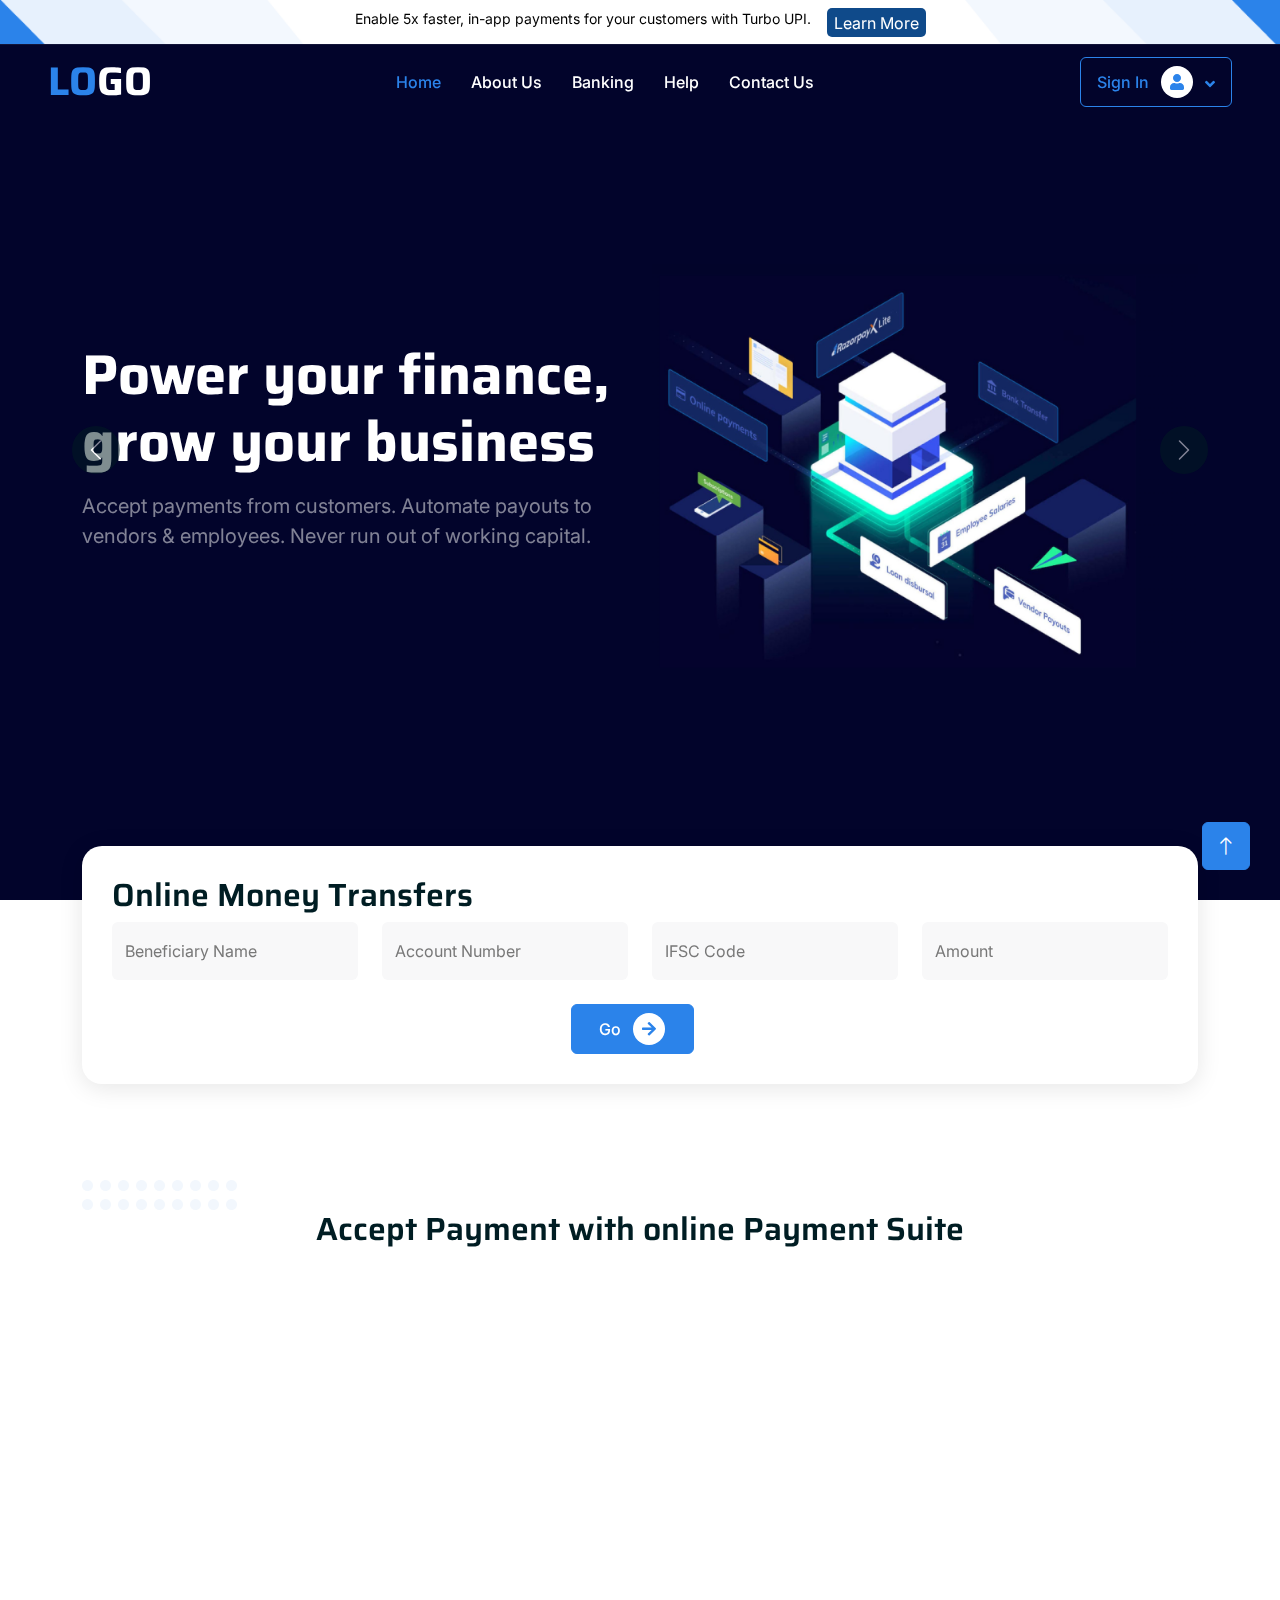
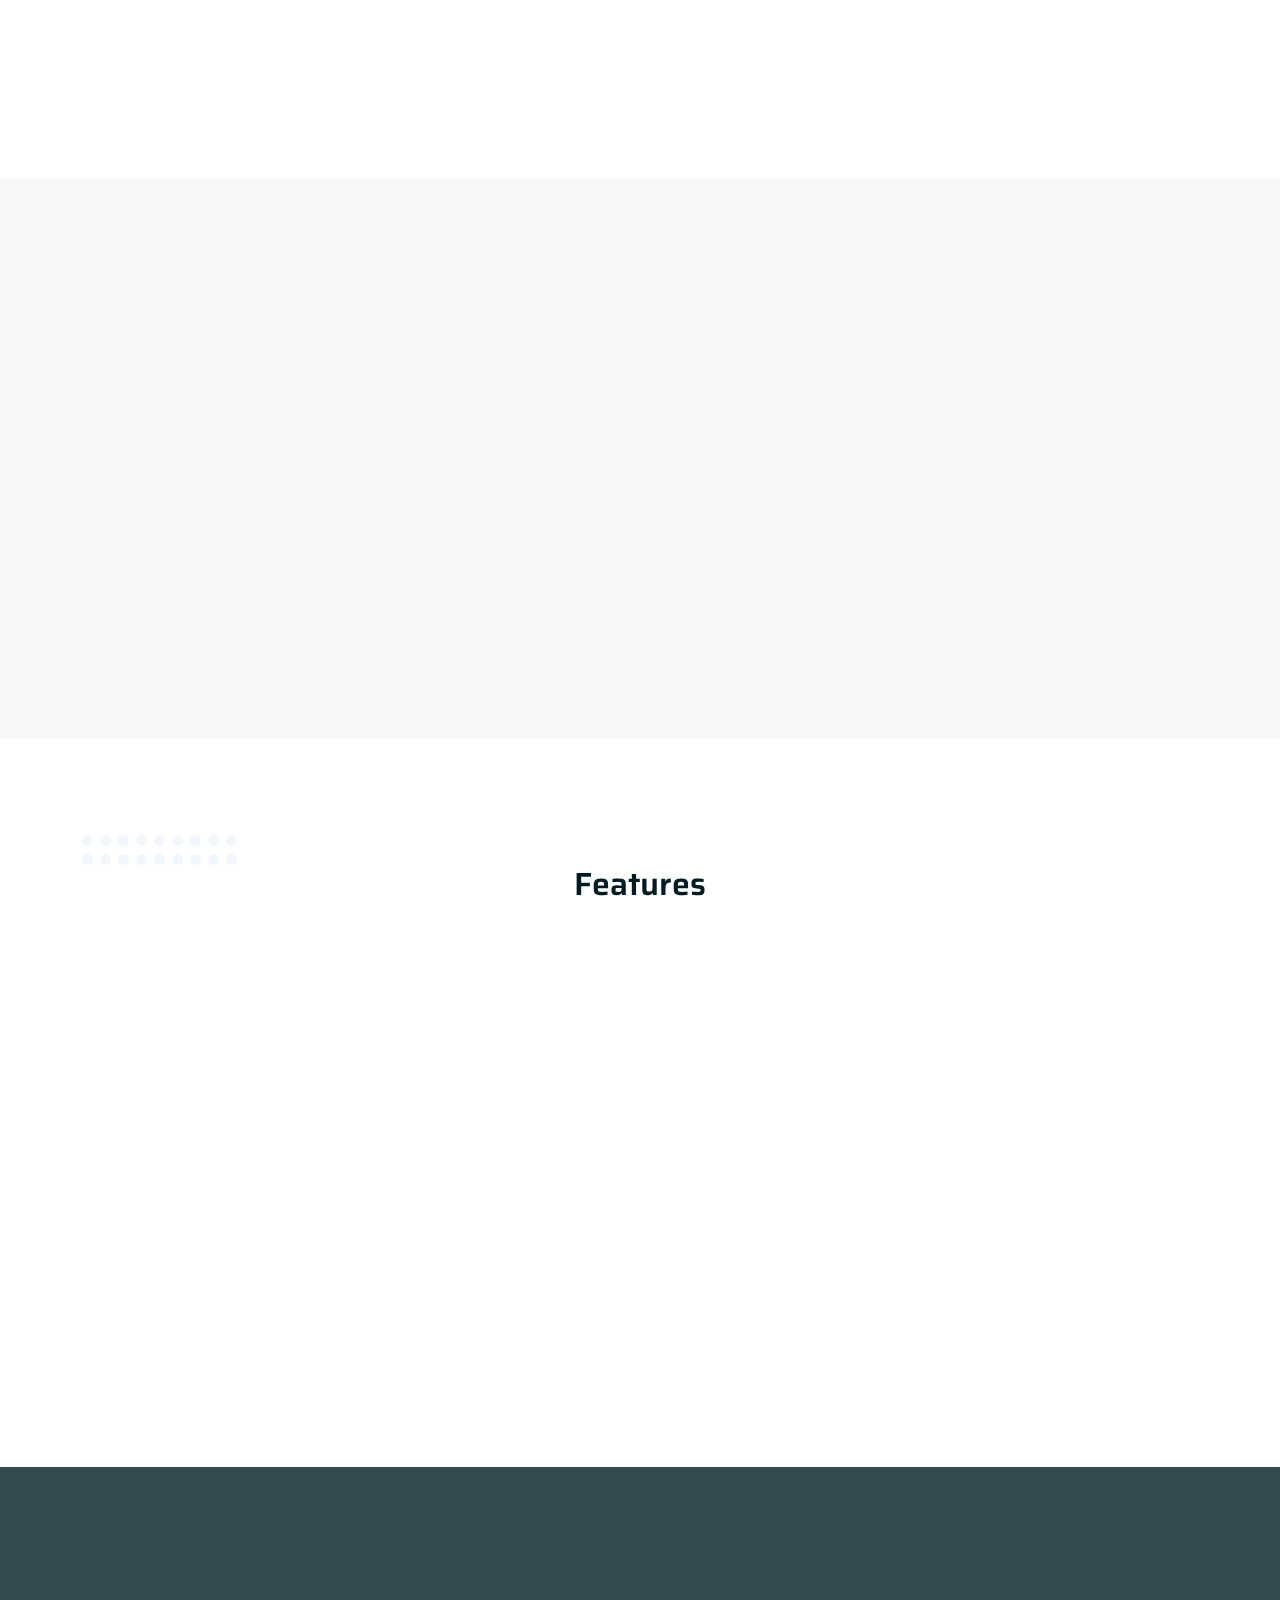
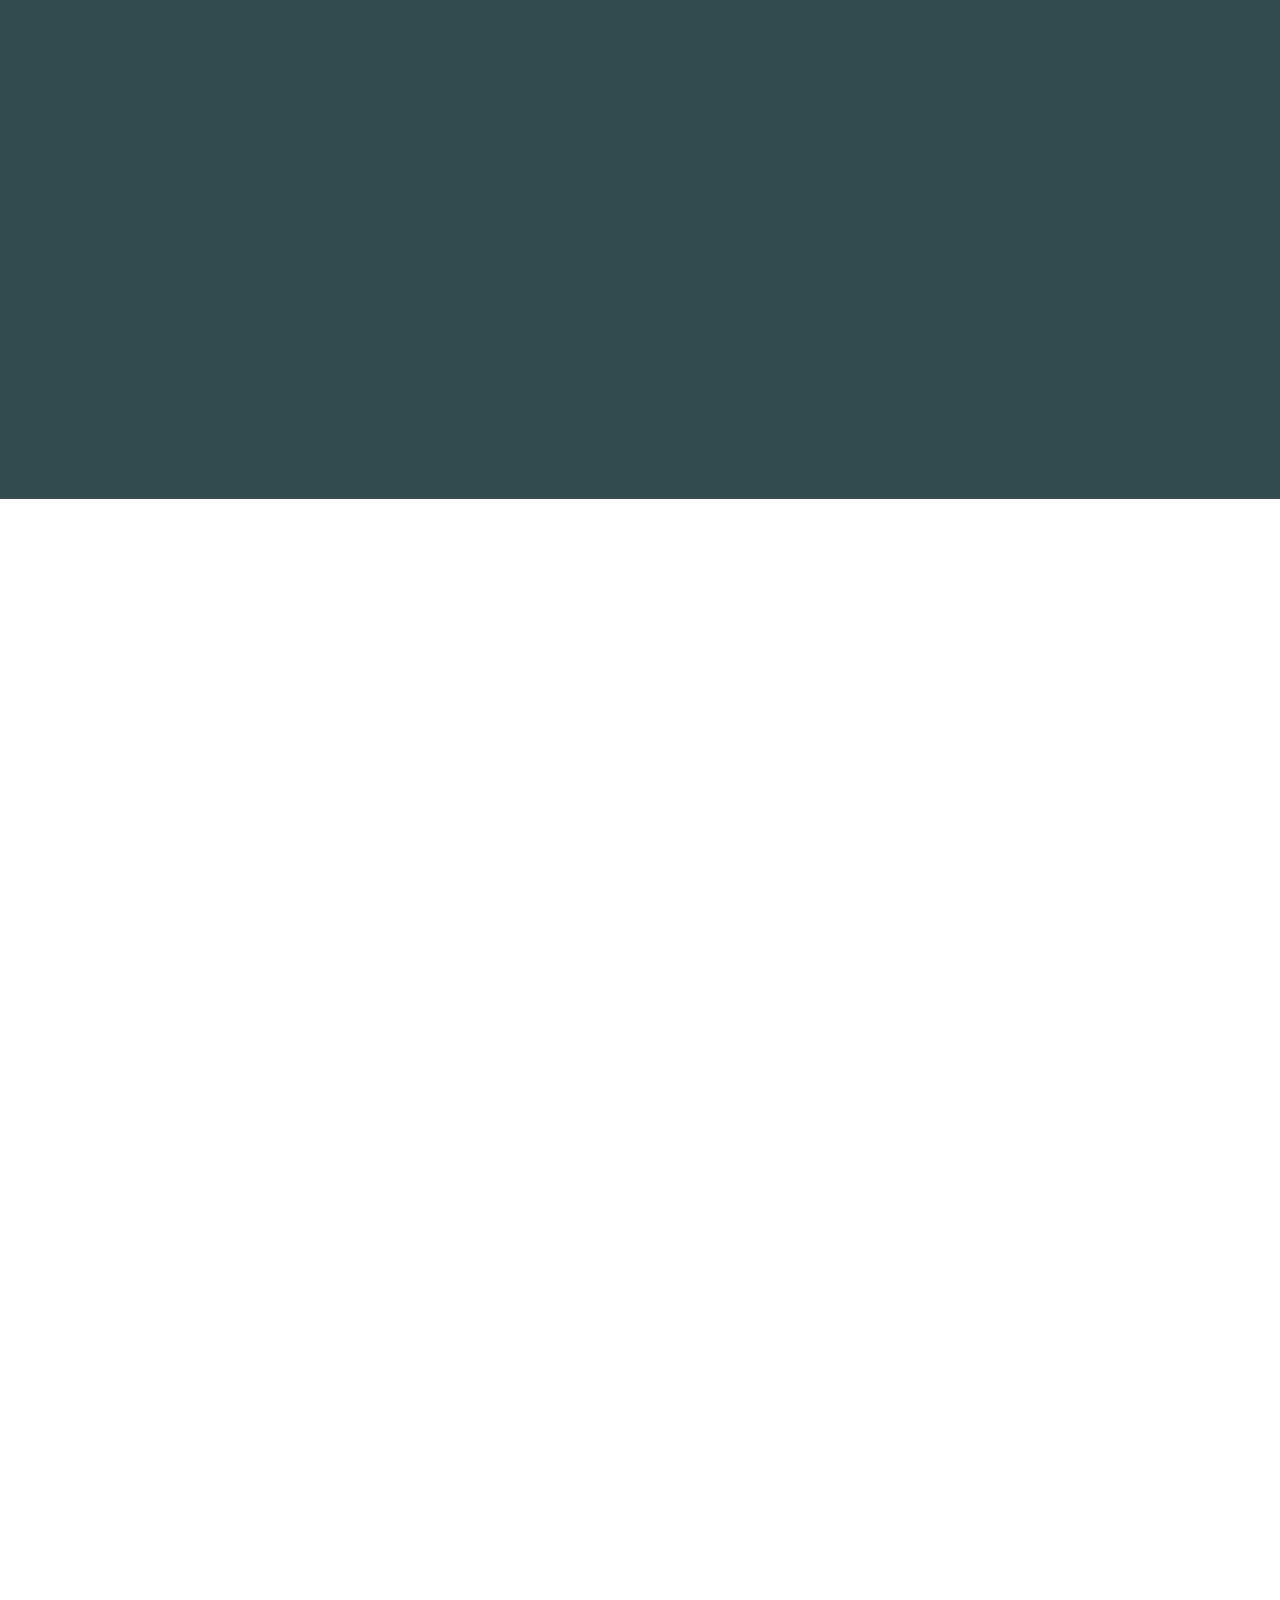
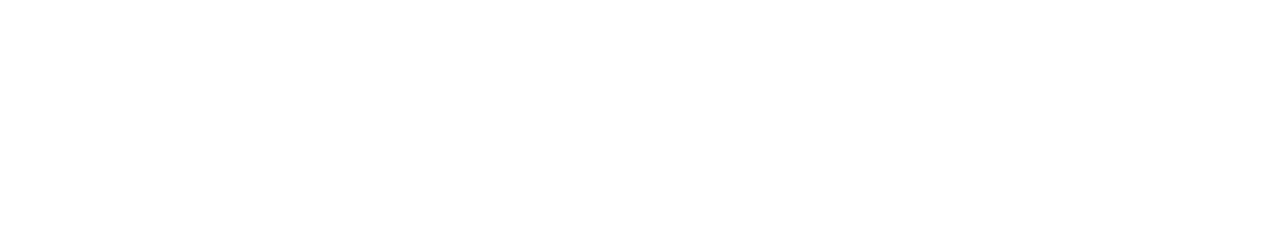
<file: index.html>
<!DOCTYPE html>
<html lang="en">
  <head>
    <meta charset="utf-8" />
    <title>Money-Transfer</title>
    <meta content="width=device-width, initial-scale=1.0" name="viewport" />
    <meta content="" name="keywords" />
    <meta content="" name="description" />

    <!-- Favicon -->
    <link href="img/favicon.ico" rel="icon" />

    <!-- Google Web Fonts -->
    <link rel="preconnect" href="https://fonts.googleapis.com" />
    <link rel="preconnect" href="https://fonts.gstatic.com" crossorigin />
    <link
      href="https://fonts.googleapis.com/css2?family=Inter:wght@400;500;600&family=Saira:wght@500;600;700&display=swap"
      rel="stylesheet"
    />

    <link
      href="https://cdnjs.cloudflare.com/ajax/libs/font-awesome/5.10.0/css/all.min.css"
      rel="stylesheet"
    />
    <link
      href="https://cdn.jsdelivr.net/npm/bootstrap-icons@1.4.1/font/bootstrap-icons.css"
      rel="stylesheet"
    />

    <link href="lib/animate/animate.min.css" rel="stylesheet" />
    <link href="lib/owlcarousel/assets/owl.carousel.min.css" rel="stylesheet" />

    <link href="css/bootstrap.min.css" rel="stylesheet" />

    <link href="css/style.css" rel="stylesheet" />
    <link href="css/responsive.css" rel="stylesheet" />
  </head>

  <body>
    <!-- Spinner Start -->
    <div
      id="spinner"
      class="show bg-white position-fixed translate-middle w-100 vh-100 top-50 start-50 d-flex align-items-center justify-content-center"
    >
      <div class="spinner-grow text-primary" role="status"></div>
    </div>
    <!-- Spinner End -->

    <!-- Navbar Start -->
    <div
      class="container-fluid fixed-top px-0 wow fadeIn"
      data-wow-delay="0.1s"
    >
      <div class="top-bar d-none d-lg-flex">
        <p class="p-2">
          Enable 5x faster, in-app payments for your customers with Turbo UPI.
        </p>
        <a href="" class="btn-top">Learn More</a>
      </div>

      <nav
        class="navbar navbar-expand-lg py-lg-0 px-lg-5 wow fadeIn"
        data-wow-delay="0.1s"
      >
        <a href="index.html" class="navbar-brand ms-4 ms-lg-0">
          <h1 class="fw-bold text-primary m-0">
            LO<span class="text-white">GO</span>
          </h1>
        </a>
        <button
          type="button"
          class="navbar-toggler me-4"
          data-bs-toggle="collapse"
          data-bs-target="#navbarCollapse"
        >
          <span class="fa fa-bars text-white"></span>
        </button>
        <div class="collapse navbar-collapse" id="navbarCollapse">
          <div class="navbar-nav mx-auto p-4 p-lg-0">
            <a href="index.html" class="nav-item nav-link active">Home</a>
            <a href="about.html" class="nav-item nav-link">About Us</a>

            <a href="billing.html" class="nav-item nav-link">Banking</a>
            <a href="help.html" class="nav-item nav-link">Help</a>

            <a href="contact.html" class="nav-item nav-link">Contact Us</a>
          </div>
          <div class="d-none d-lg-flex ms-2 nav-item dropdown">
            <a
              class="btn btn-outline-primary py-2 px-3 nav-link dropdown-toggle"
              href=""
              data-bs-toggle="dropdown"
            >
              Sign In
              <div
                class="d-inline-flex btn-sm-square bg-white text-primary rounded-circle ms-2"
              >
                <i class="fa fa-user"></i>
              </div>
            </a>
            <div class="dropdown-menu m-0">
              <a href="edit-profile.html" class="dropdown-item">Edit Profile</a>
              <a href="forgot-password.html" class="dropdown-item"
                >Change Password</a
              >
              <a href="login.html" class="dropdown-item">Log Out</a>
            </div>
          </div>
        </div>
      </nav>
    </div>
    <!-- Navbar End -->

    <!-- Carousel Start -->
    <div class="container-fluid p-0 mb-5">
      <div id="header-carousel" class="carousel slide" data-bs-ride="carousel">
        <div class="carousel-inner">
          <div class="carousel-item active">
            <!-- <img class="w-100" src="img/carousel-1.jpg" alt="Image"> -->
            <div class="carousel-caption">
              <div class="container">
                <div class="carosol-content">
                  <div class="row gy-5 d-flex align-items-center">
                    <div class="col-lg-6 text-start col-12">
                      <h1
                        class="display-4 text-white mb-3 animated slideInDown"
                      >
                        Power your finance, grow your business
                      </h1>
                      <p class="fs-5 text-white-50 mb-5 animated slideInDown">
                        Accept payments from customers. Automate payouts to
                        vendors & employees. Never run out of working capital.
                      </p>
                      <!-- <a
                        class="btn btn-primary py-2 px-3 animated slideInDown"
                        href=""
                      >
                        Sign Up Now
                        <div
                          class="d-inline-flex btn-sm-square bg-white text-primary rounded-circle ms-2"
                        >
                          <i class="fa fa-arrow-right"></i>
                        </div>
                      </a> -->
                    </div>
                    <div class="col-lg-6 col-12 d-none d-lg-block">
                      <img
                        src="./img/1.png"
                        alt="banner-img"
                        class="img-fluid"
                      />
                    </div>
                  </div>
                </div>
              </div>
            </div>
          </div>

          <div class="carousel-item">
            <!-- <img class="w-100" src="img/carousel-1.jpg" alt="Image"> -->
            <div class="carousel-caption">
              <div class="container">
                <div class="carosol-content">
                  <div class="row gy-5 d-flex align-items-center">
                    <div class="col-lg-6 text-start col-12">
                      <h1
                        class="display-4 text-white mb-3 animated slideInDown"
                      >
                        Power your finance, grow your business
                      </h1>
                      <p class="fs-5 text-white-50 mb-5 animated slideInDown">
                        Accept payments from customers. Automate payouts to
                        vendors & employees. Never run out of working capital.
                      </p>
                      <!-- <a
                        class="btn btn-primary py-2 px-3 animated slideInDown"
                        href=""
                      >
                        Sign Up Now
                        <div
                          class="d-inline-flex btn-sm-square bg-white text-primary rounded-circle ms-2"
                        >
                          <i class="fa fa-arrow-right"></i>
                        </div>
                      </a> -->
                    </div>
                    <div class="col-lg-6 col-12 d-none d-lg-block">
                      <img
                        src="./img/1.png"
                        alt="banner-img"
                        class="img-fluid"
                      />
                    </div>
                  </div>
                </div>
              </div>
            </div>
          </div>
        </div>
        <button
          class="carousel-control-prev"
          type="button"
          data-bs-target="#header-carousel"
          data-bs-slide="prev"
        >
          <span class="carousel-control-prev-icon" aria-hidden="true"></span>
          <span class="visually-hidden">Previous</span>
        </button>
        <button
          class="carousel-control-next"
          type="button"
          data-bs-target="#header-carousel"
          data-bs-slide="next"
        >
          <span class="carousel-control-next-icon" aria-hidden="true"></span>
          <span class="visually-hidden">Next</span>
        </button>
      </div>
    </div>
    <!-- Carousel End -->
    <!-- money transfer start -->
    <div class="container-xxl py-5">
      <div class="container">
        <div class="row g-5">
          <div class="col-lg-12">
            <div class="money_card">
              <h2>Online Money Transfers</h2>
              <div class="row gy-4 d-flex justify-content-center">
                <div class="col-lg-3 col-12">
                  <div class="form-floating">
                    <input
                      type="text"
                      class="form-control bg-light border-0"
                      id="name"
                      placeholder="Your Name"
                    />
                    <label for="name">Beneficiary Name</label>
                  </div>
                </div>
                <div class="col-lg-3 col-12">
                  <div class="form-floating">
                    <input
                      type="text"
                      class="form-control bg-light border-0"
                      id="name"
                      placeholder="Your Name"
                    />
                    <label for="name">Account Number </label>
                  </div>
                </div>
                <div class="col-lg-3 col-12">
                  <div class="form-floating">
                    <input
                      type="text"
                      class="form-control bg-light border-0"
                      id="name"
                      placeholder="Your Name"
                    />
                    <label for="name">IFSC Code </label>
                  </div>
                </div>
                <div class="col-lg-3 col-12">
                  <div class="form-floating">
                    <input
                      type="text"
                      class="form-control bg-light border-0"
                      id="name"
                      placeholder="Your Name"
                    />
                    <label for="name">Amount </label>
                  </div>
                </div>

                <div class="col-lg-3 col-12 text-center">
                  <a class="btn btn-primary py-2 px-3 me-3 w-50" href="">
                    Go
                    <div
                      class="d-inline-flex btn-sm-square bg-white text-primary rounded-circle ms-2"
                    >
                      <i class="fa fa-arrow-right"></i>
                    </div>
                  </a>
                </div>
              </div>
            </div>
          </div>
        </div>
      </div>
    </div>
    <!-- money transfer end -->

    <!-- About Start -->
    <div class="container-xxl py-5">
      <div class="container">
        <img src="./img/Group 12.png" alt="" srcset="" />
        <h2 class="text-center mb-5 mb-lg-0">
          Accept Payment with online Payment Suite
        </h2>
        <div class="row g-5">
          <div class="col-lg-6 wow fadeInUp" data-wow-delay="0.5s">
            <div
              class="h-100 d-flex justify-content-center align-items-start flex-column"
            >
              <h3 class="">
                Supercharge your business with the all‑powerful
                <span class="text-primary"> Payment Gateway</span>
              </h3>

              <p class="mb-5">
                Lorem Ipsum is simply dummy text of the printing and typesetting
                industry. Lorem Ipsum has been the industry's standard dummy
                text ever since the 1500s, when an unknown printer took a galley
                of type and scrambled it to make a type specimen book. It has
                survived not only five centuries, but also the leap into
                electronic typesetting, remaining essentially unchanged.
              </p>
              <a class="btn btn-primary py-2 px-3 me-3" href="about.html">
                View More
                <div
                  class="d-inline-flex btn-sm-square bg-white text-primary rounded-circle ms-2"
                >
                  <i class="fa fa-arrow-right"></i>
                </div>
              </a>
            </div>
          </div>
          <div class="col-lg-6 wow fadeInUp" data-wow-delay="0.1s">
            <div class="about-after-section">
              <img src="./img/2.png" alt="" srcset="" class="img-fluid" />
            </div>
          </div>
        </div>
      </div>
    </div>
    <!-- About End -->

    <!-- recharge Start -->
    <div class="container-xxl bg-light my-5">
      <div class="container py-5">
        <div class="text-center mx-auto mb-5 wow fadeInUp">
          <h1 class="display-6 mb-5">Recharge & Pay Bills on Paytm.</h1>
          <div class="row gy-4 mb-5">
            <div class="col-lg-3 col-6">
              <div class="operator_card">
                <a href="billing.html">
                  <img
                    src="./img/icon/0.png"
                    alt=""
                    srcset=""
                    class="img-fluid"
                  />
                  <h6 class="mt-2">Recharge Prepaid Mobile</h6></a
                >
              </div>
            </div>
            <div class="col-lg-3 col-6">
              <div class="operator_card">
                <a href="billing.html">
                  <img
                    src="./img/icon/1.png"
                    alt=""
                    srcset=""
                    class="img-fluid"
                  />
                  <h6 class="mt-2">Pay Rent Payment</h6></a
                >
              </div>
            </div>
            <div class="col-lg-3 col-6">
              <div class="operator_card">
                <a href="billing.html">
                  <img
                    src="./img/icon/2.png"
                    alt=""
                    srcset=""
                    class="img-fluid"
                  />
                  <h6 class="mt-2">Pay Electricity Bill</h6></a
                >
              </div>
            </div>
            <div class="col-lg-3 col-6">
              <div class="operator_card">
                <a href="billing.html">
                  <img
                    src="./img/icon/3.png"
                    alt=""
                    srcset=""
                    class="img-fluid"
                  />
                  <h6 class="mt-2">Recharge DTH Connection</h6></a
                >
              </div>
            </div>
            <div class="col-lg-3 col-6 offset-lg-1 offset-0">
              <div class="operator_card">
                <a href="billing.html">
                  <img
                    src="./img/icon/4.png"
                    alt=""
                    srcset=""
                    class="img-fluid"
                  />
                  <h6 class="mt-2">Book Gas Cylinder</h6></a
                >
              </div>
            </div>
            <div class="col-lg-3 col-6">
              <div class="operator_card">
                <a href="billing.html">
                  <img
                    src="./img/icon/5.png"
                    alt=""
                    srcset=""
                    class="img-fluid"
                  />
                  <h6 class="mt-2">Pay Credit Card Bill</h6></a
                >
              </div>
            </div>
            <div class="col-lg-3 col-6">
              <div class="operator_card">
                <a href="billing.html">
                  <img
                    src="./img/icon/6.png"
                    alt=""
                    srcset=""
                    class="img-fluid"
                  />
                  <h6 class="mt-2">All Payment Services</h6></a
                >
              </div>
            </div>
          </div>
          <div class="row">
            <div class="col-12">
              <a class="btn btn-primary py-2 px-3 me-3" href="billing.html">
                View More
                <div
                  class="d-inline-flex btn-sm-square bg-white text-primary rounded-circle ms-2"
                >
                  <i class="fa fa-arrow-right"></i>
                </div>
              </a>
            </div>
          </div>
        </div>
      </div>
    </div>
    <!-- recharge End -->

    <!-- feature Start -->
    <div class="container-xxl py-5">
      <div class="container">
        <img src="./img/Group 12.png" alt="" srcset="" />
        <h2 class="text-center">Features</h2>

        <div class="row g-4 justify-content-center mt-3">
          <div
            class="col-lg-4 col-md-6 wow fadeInUp mb-4"
            data-wow-delay="0.1s"
          >
            <div
              class="causes-item d-flex flex-column bg-light border-top border-5 border-primary rounded-top overflow-hidden h-100"
            >
              <div class="position-relative mt-auto">
                <div class="text-center p-4">
                  <h4>Instant Activation</h4>
                  <p>
                    Get activated and transact within 2 minutes. Completely
                    online onboarding with minimum documentation.
                  </p>
                </div>

                <div class="causes-overlay">
                  <a class="btn btn-outline-primary" href="feature.html">
                    Know More
                    <div
                      class="d-inline-flex btn-sm-square bg-primary text-white rounded-circle ms-2"
                    >
                      <i class="fa fa-arrow-right"></i>
                    </div>
                  </a>
                </div>
              </div>
            </div>
          </div>
          <div
            class="col-lg-4 col-md-6 wow fadeInUp mb-4"
            data-wow-delay="0.1s"
          >
            <div
              class="causes-item d-flex flex-column bg-light border-top border-5 border-primary rounded-top overflow-hidden h-100"
            >
              <div class="position-relative mt-auto">
                <div class="text-center p-4">
                  <h4>Easy Integration</h4>
                  <p>
                    With plugins for all major platforms and languages,
                    integrate and go live with pay in less than an hour.
                  </p>
                </div>

                <div class="causes-overlay">
                  <a class="btn btn-outline-primary" href="feature.html">
                    Know More
                    <div
                      class="d-inline-flex btn-sm-square bg-primary text-white rounded-circle ms-2"
                    >
                      <i class="fa fa-arrow-right"></i>
                    </div>
                  </a>
                </div>
              </div>
            </div>
          </div>
          <div
            class="col-lg-4 col-md-6 wow fadeInUp mb-4"
            data-wow-delay="0.1s"
          >
            <div
              class="causes-item d-flex flex-column bg-light border-top border-5 border-primary rounded-top overflow-hidden h-100"
            >
              <div class="position-relative mt-auto">
                <div class="text-center p-4">
                  <h4>API Driven</h4>
                  <p>
                    Build your business for scale with our complete API-driven
                    automation that requires zero manual intervention.
                  </p>
                </div>

                <div class="causes-overlay">
                  <a class="btn btn-outline-primary" href="feature.html">
                    Know More
                    <div
                      class="d-inline-flex btn-sm-square bg-primary text-white rounded-circle ms-2"
                    >
                      <i class="fa fa-arrow-right"></i>
                    </div>
                  </a>
                </div>
              </div>
            </div>
          </div>
          <div
            class="col-lg-4 col-md-6 wow fadeInUp mb-4"
            data-wow-delay="0.1s"
          >
            <div
              class="causes-item d-flex flex-column bg-light border-top border-5 border-primary rounded-top overflow-hidden h-100"
            >
              <div class="position-relative mt-auto">
                <div class="text-center p-4">
                  <h4>Simple Pricing</h4>
                  <p>
                    Our innovative payment solutions with competitive pricing
                    make payments simpler.
                  </p>
                </div>

                <div class="causes-overlay">
                  <a class="btn btn-outline-primary" href="feature.html">
                    Know More
                    <div
                      class="d-inline-flex btn-sm-square bg-primary text-white rounded-circle ms-2"
                    >
                      <i class="fa fa-arrow-right"></i>
                    </div>
                  </a>
                </div>
              </div>
            </div>
          </div>
          <div
            class="col-lg-4 col-md-6 wow fadeInUp mb-4"
            data-wow-delay="0.1s"
          >
            <div
              class="causes-item d-flex flex-column bg-light border-top border-5 border-primary rounded-top overflow-hidden h-100"
            >
              <div class="position-relative mt-auto">
                <div class="text-center p-4">
                  <h4>100+ payment modes</h4>
                  <p>
                    Offer your customers the luxury of all payment modes
                    including Credit/Debit cards, Netbanking, UPI, Wallets etc.
                  </p>
                </div>

                <div class="causes-overlay">
                  <a class="btn btn-outline-primary" href="feature.html">
                    Know More
                    <div
                      class="d-inline-flex btn-sm-square bg-primary text-white rounded-circle ms-2"
                    >
                      <i class="fa fa-arrow-right"></i>
                    </div>
                  </a>
                </div>
              </div>
            </div>
          </div>
          <div
            class="col-lg-4 col-md-6 wow fadeInUp mb-4"
            data-wow-delay="0.1s"
          >
            <div
              class="causes-item d-flex flex-column bg-light border-top border-5 border-primary rounded-top overflow-hidden h-100"
            >
              <div class="position-relative mt-auto">
                <div class="text-center p-4">
                  <h4>Secure</h4>
                  <p>
                    PCI DSS Level 1 compliant solution which removes your burden
                    of regulatory compliance.
                  </p>
                </div>

                <div class="causes-overlay">
                  <a class="btn btn-outline-primary" href="feature.html">
                    Know More
                    <div
                      class="d-inline-flex btn-sm-square bg-primary text-white rounded-circle ms-2"
                    >
                      <i class="fa fa-arrow-right"></i>
                    </div>
                  </a>
                </div>
              </div>
            </div>
          </div>
        </div>
      </div>
    </div>
    <!-- feature End -->

    <!-- join Start -->
    <div
      class="container-fluid donate my-5 py-5"
      data-parallax="scroll"
      data-image-src="img/5.jpg"
    >
      <div class="container py-5">
        <div class="row g-5 align-items-center">
          <div class="col-lg-6 wow fadeIn" data-wow-delay="0.1s">
            <h1 class="display-6 text-white mb-5">
              Join the 50,00,000 business using Online Pay
            </h1>
            <p class="text-white-50 mb-0">
              We make it easier for you to focus on building great products
              while we work on simplifying your payments. Become one of us by
              joining thousands of our happy users and simplify the online
              payment experience for your customers. Focus on your business
              while we handle the complexities of payments for you.
            </p>
          </div>
          <div class="col-lg-6 wow fadeIn" data-wow-delay="0.5s">
            <img src="./img/3.png" alt="img" srcset="" class="img-fluid" />
          </div>
        </div>
      </div>
    </div>
    <!-- join End -->

    <!-- Testimonial Start -->
    <div class="container-xxl py-5">
      <div class="container">
        <div
          class="text-center mx-auto mb-5 wow fadeInUp"
          data-wow-delay="0.1s"
          style="max-width: 500px"
        >
          <h1 class="display-6 mb-5">
            An Experience People Love to talk About
          </h1>
        </div>
        <div
          class="owl-carousel testimonial-carousel wow fadeInUp"
          data-wow-delay="0.1s"
        >
          <div class="testimonial-item text-center">
            <img
              class="img-fluid bg-light rounded-circle p-2 mx-auto mb-4"
              src="img/4.png"
              style="width: 100px; height: 100px"
            />
            <div class="testimonial-text rounded text-center p-4">
              <p>
                Lorem ipsum dolor sit amet, consectetur adipisicing elit, sed do
                eiusmod tempor incididunt ut labore et labore magna aliqua, Ut
                enim ad minim veniam, quis nostrud excercitation ullamco laboris
                nisi ut aliquip ex ea commodo.
              </p>
              <h5 class="mb-1">Subham Kumar</h5>
              <span class="fst-italic">Product Manager</span>
            </div>
          </div>
          <div class="testimonial-item text-center">
            <img
              class="img-fluid bg-light rounded-circle p-2 mx-auto mb-4"
              src="img/4.png"
              style="width: 100px; height: 100px"
            />
            <div class="testimonial-text rounded text-center p-4">
              <p>
                Lorem ipsum dolor sit amet, consectetur adipisicing elit, sed do
                eiusmod tempor incididunt ut labore et labore magna aliqua, Ut
                enim ad minim veniam, quis nostrud excercitation ullamco laboris
                nisi ut aliquip ex ea commodo.
              </p>
              <h5 class="mb-1">Subham Kumar</h5>
              <span class="fst-italic">Product Manager</span>
            </div>
          </div>
          <div class="testimonial-item text-center">
            <img
              class="img-fluid bg-light rounded-circle p-2 mx-auto mb-4"
              src="img/4.png"
              style="width: 100px; height: 100px"
            />
            <div class="testimonial-text rounded text-center p-4">
              <p>
                Lorem ipsum dolor sit amet, consectetur adipisicing elit, sed do
                eiusmod tempor incididunt ut labore et labore magna aliqua, Ut
                enim ad minim veniam, quis nostrud excercitation ullamco laboris
                nisi ut aliquip ex ea commodo.
              </p>
              <h5 class="mb-1">Subham Kumar</h5>
              <span class="fst-italic">Product Manager</span>
            </div>
          </div>
        </div>
      </div>
    </div>
    <!-- Testimonial End -->

    <!-- subscribe start -->
    <div class="container wow fadeIn" data-wow-delay="0.1s">
      <div class="container">
        <div class="row">
          <div class="col-lg-10 col-12 offset-0 offset-lg-1">
            <div class="subscribe-section">
              <div class="subscribe-border">
                <h1 class="text-center">Start accepting payments right away</h1>
                <a class="btn btn-primary py-2 px-3 me-3 mt-2" href="">
                  View More
                  <div
                    class="d-inline-flex btn-sm-square bg-white text-primary rounded-circle ms-2"
                  >
                    <i class="fa fa-arrow-right"></i>
                  </div>
                </a>
              </div>
            </div>
          </div>
        </div>
      </div>
    </div>
    <!-- subscribe end -->

    <!-- Footer Start -->
    <div
      class="container-fluid bg-dark text-white-50 footer pt-5 wow fadeIn"
      data-wow-delay="0.1s"
    >
      <div class="container py-5">
        <div class="row g-5">
          <div class="col-lg-3 col-md-6">
            <h1 class="fw-bold text-primary mb-4">
              LO<span class="text-white">GO</span>
            </h1>
            <p>
              Lorem Ipsum is simply dummy text of the and typesetting industry.
              Lorem Ipsum is dummy text of the printing.
            </p>
            <div class="d-flex pt-2">
              <a class="btn btn-square me-1" href=""
                ><i class="fab fa-twitter"></i
              ></a>
              <a class="btn btn-square me-1" href=""
                ><i class="fab fa-facebook-f"></i
              ></a>
              <a class="btn btn-square me-1" href=""
                ><i class="fab fa-youtube"></i
              ></a>
              <a class="btn btn-square me-0" href=""
                ><i class="fab fa-linkedin-in"></i
              ></a>
            </div>
          </div>
          <div class="col-lg-3 col-md-6">
            <h5 class="text-light mb-4">Address</h5>
            <p>
              <i class="fa fa-map-marker-alt me-3"></i>Brooklyn, New York,
              United States
            </p>
            <p><i class="fa fa-phone-alt me-3"></i>+012 345 67890</p>
            <p><i class="fa fa-envelope me-3"></i>info@example.com</p>
          </div>
          <div class="col-lg-3 col-md-6">
            <h5 class="text-light mb-4">Quick Links</h5>
            <a class="btn btn-link" href="about.html">About Us</a>
            <a class="btn btn-link" href="contact.html">Contact Us</a>
            <a class="btn btn-link" href="help.html">Help & Support</a>
            <a class="btn btn-link" href="terms.html">Terms & Condition</a>
            <a class="btn btn-link" href="privacy.html">Privacy Policy</a>
          </div>
          <div class="col-lg-3 col-md-6">
            <h5 class="text-light mb-4">Newsletter</h5>
            <p>Dolor amet sit justo amet elitr clita ipsum elitr est.</p>
            <div class="position-relative mx-auto" style="max-width: 400px">
              <input
                class="form-control bg-transparent w-100 py-3 ps-4 pe-5"
                type="text"
                placeholder="Your email"
              />
              <button
                type="button"
                class="btn btn-primary py-2 position-absolute top-0 end-0 mt-2 me-2"
              >
                SignUp
              </button>
            </div>
          </div>
        </div>
      </div>
      <div class="container-fluid copyright">
        <div class="container">
          <div class="row">
            <div class="col-md-6 text-center text-md-start mb-3 mb-md-0">
              &copy; <a href="#">Your Site Name</a>, All Right Reserved.
            </div>
          </div>
        </div>
      </div>
    </div>
    <!-- Footer End -->

    <!-- Back to Top -->
    <a href="#" class="btn btn-lg btn-primary btn-lg-square back-to-top"
      ><i class="bi bi-arrow-up"></i
    ></a>

    <!-- JavaScript Libraries -->
    <script src="https://code.jquery.com/jquery-3.4.1.min.js"></script>
    <script src="https://cdn.jsdelivr.net/npm/bootstrap@5.0.0/dist/js/bootstrap.bundle.min.js"></script>
    <script src="lib/wow/wow.min.js"></script>
    <script src="lib/easing/easing.min.js"></script>
    <script src="lib/waypoints/waypoints.min.js"></script>
    <script src="lib/owlcarousel/owl.carousel.min.js"></script>
    <script src="lib/parallax/parallax.min.js"></script>

    <!-- Template Javascript -->
    <script src="js/main.js"></script>
  </body>
</html>
</file>
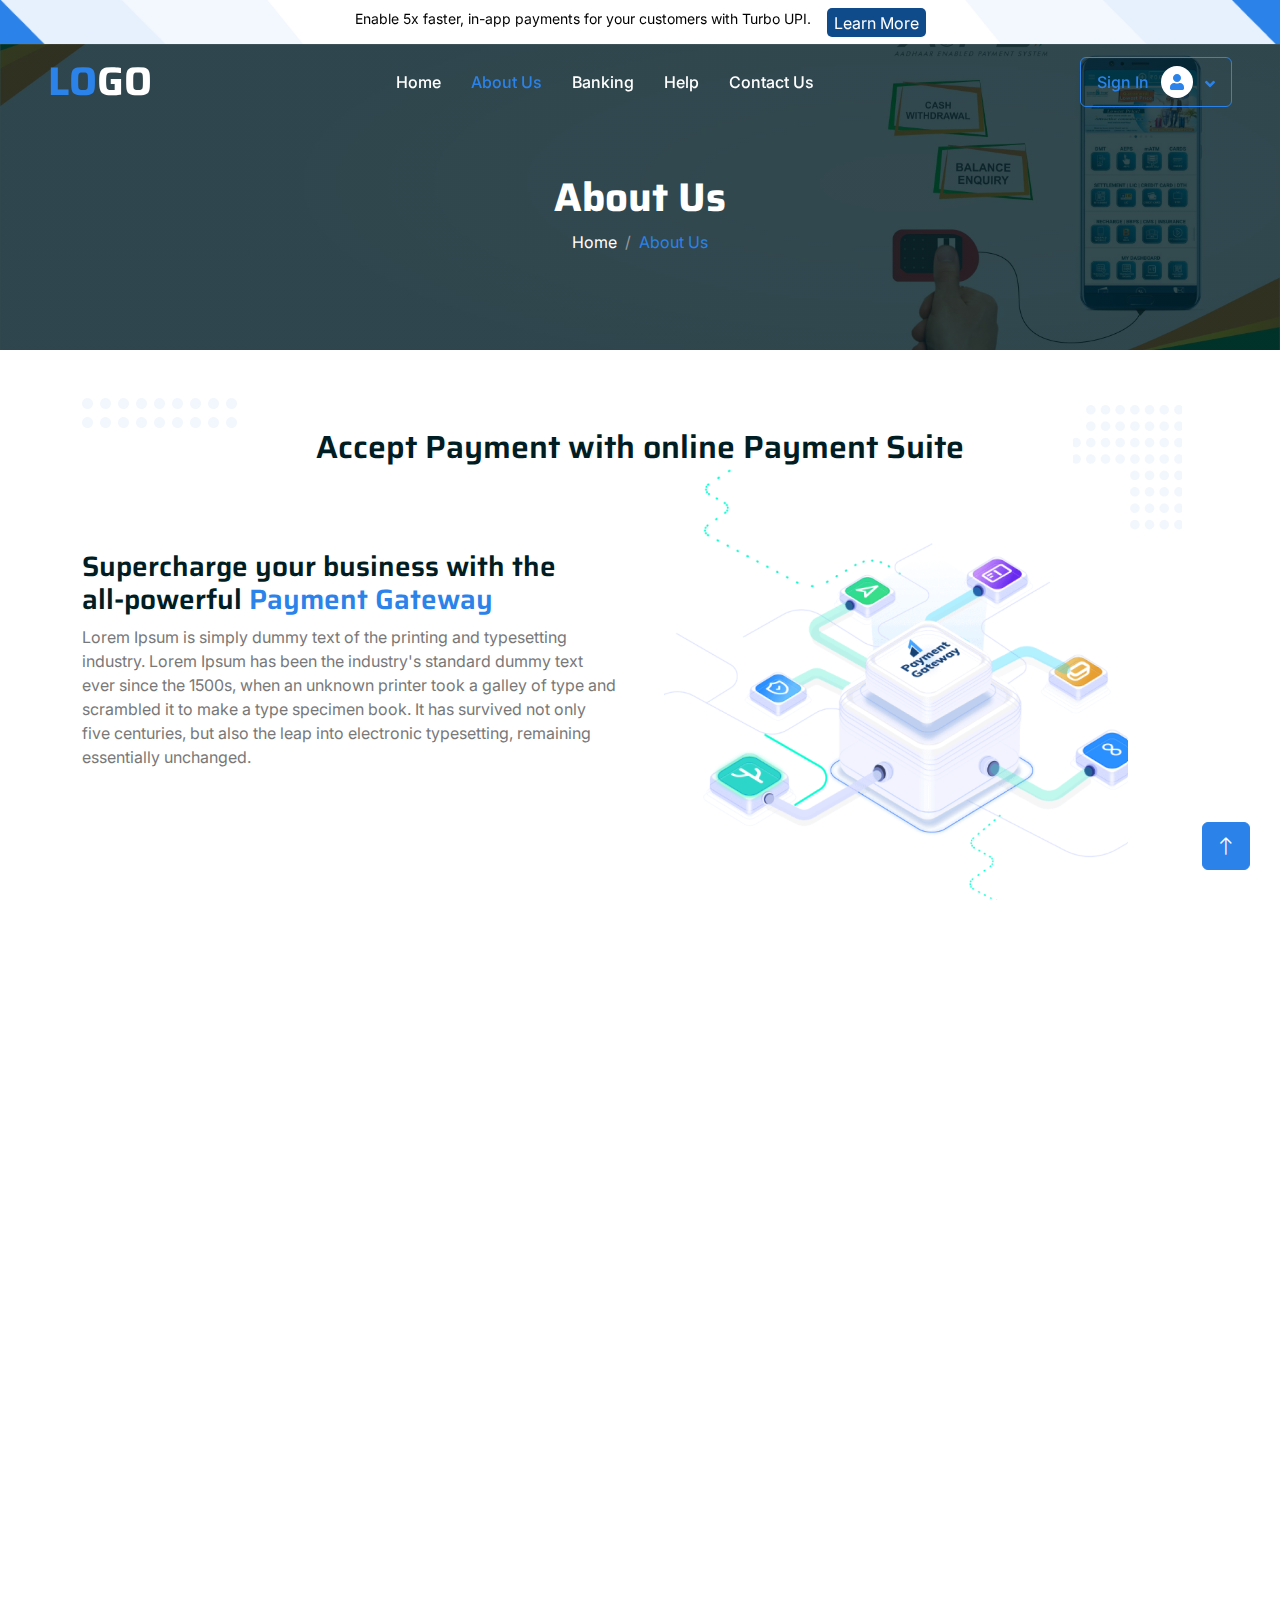
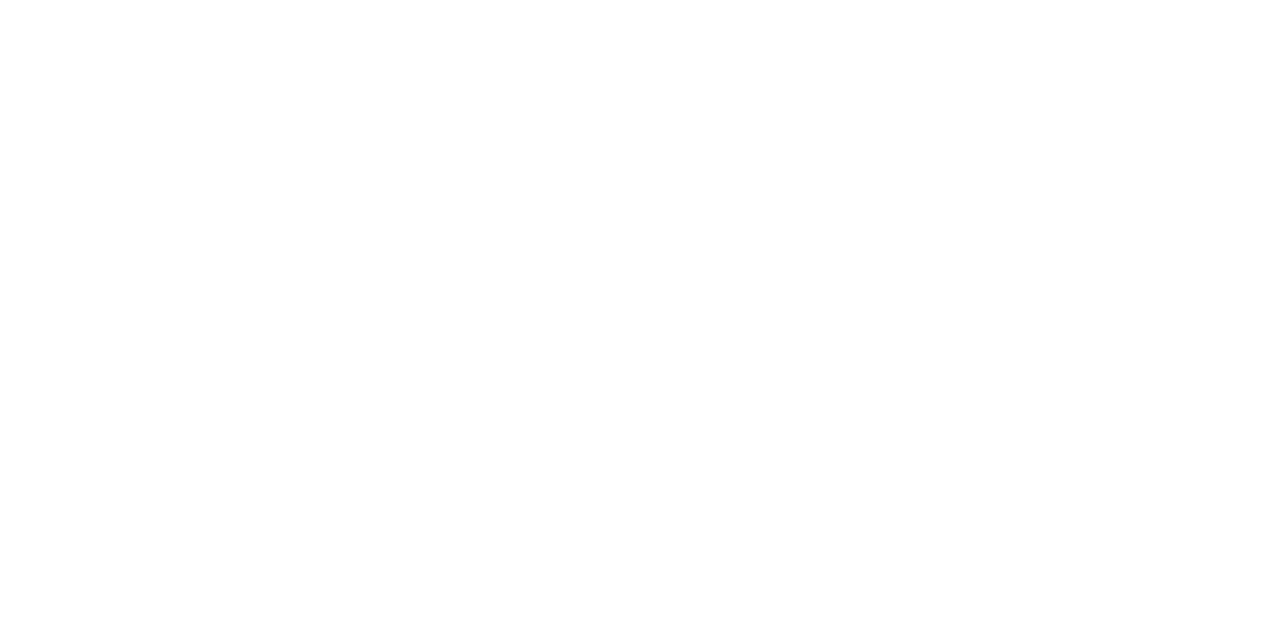
<file: about.html>
<!DOCTYPE html>
<html lang="en">
  <head>
    <meta charset="utf-8" />
    <title>Money-Transfer</title>
    <meta content="width=device-width, initial-scale=1.0" name="viewport" />
    <meta content="" name="keywords" />
    <meta content="" name="description" />

    <!-- Favicon -->
    <link href="img/favicon.ico" rel="icon" />

    <!-- Google Web Fonts -->
    <link rel="preconnect" href="https://fonts.googleapis.com" />
    <link rel="preconnect" href="https://fonts.gstatic.com" crossorigin />
    <link
      href="https://fonts.googleapis.com/css2?family=Inter:wght@400;500;600&family=Saira:wght@500;600;700&display=swap"
      rel="stylesheet"
    />

    <link
      href="https://cdnjs.cloudflare.com/ajax/libs/font-awesome/5.10.0/css/all.min.css"
      rel="stylesheet"
    />
    <link
      href="https://cdn.jsdelivr.net/npm/bootstrap-icons@1.4.1/font/bootstrap-icons.css"
      rel="stylesheet"
    />

    <link href="lib/animate/animate.min.css" rel="stylesheet" />
    <link href="lib/owlcarousel/assets/owl.carousel.min.css" rel="stylesheet" />

    <link href="css/bootstrap.min.css" rel="stylesheet" />

    <link href="css/style.css" rel="stylesheet" />
    <link href="css/responsive.css" rel="stylesheet" />
  </head>

  <body>
    <!-- Spinner Start -->
    <div
      id="spinner"
      class="show bg-white position-fixed translate-middle w-100 vh-100 top-50 start-50 d-flex align-items-center justify-content-center"
    >
      <div class="spinner-grow text-primary" role="status"></div>
    </div>
    <!-- Spinner End -->

    <!-- Navbar Start -->
    <div
      class="container-fluid fixed-top px-0 wow fadeIn"
      data-wow-delay="0.1s"
    >
      <div class="top-bar d-none d-lg-flex">
        <p class="p-2">
          Enable 5x faster, in-app payments for your customers with Turbo UPI.
        </p>
        <a href="" class="btn-top">Learn More</a>
      </div>

      <nav
        class="navbar navbar-expand-lg py-lg-0 px-lg-5 wow fadeIn"
        data-wow-delay="0.1s"
      >
        <a href="index.html" class="navbar-brand ms-4 ms-lg-0">
          <h1 class="fw-bold text-primary m-0">
            LO<span class="text-white">GO</span>
          </h1>
        </a>
        <button
          type="button"
          class="navbar-toggler me-4"
          data-bs-toggle="collapse"
          data-bs-target="#navbarCollapse"
        >
          <span class="fa fa-bars text-white"></span>
        </button>
        <div class="collapse navbar-collapse" id="navbarCollapse">
          <div class="navbar-nav mx-auto p-4 p-lg-0">
            <a href="index.html" class="nav-item nav-link">Home</a>
            <a href="about.html" class="nav-item nav-link active">About Us</a>

            <a href="billing.html" class="nav-item nav-link">Banking</a>
            <a href="help.html" class="nav-item nav-link">Help</a>

            <a href="contact.html" class="nav-item nav-link">Contact Us</a>
          </div>
          <div class="d-none d-lg-flex ms-2 nav-item dropdown">
            <a
              class="btn btn-outline-primary py-2 px-3 nav-link dropdown-toggle"
              href=""
              data-bs-toggle="dropdown"
            >
              Sign In
              <div
                class="d-inline-flex btn-sm-square bg-white text-primary rounded-circle ms-2"
              >
                <i class="fa fa-user"></i>
              </div>
            </a>
            <div class="dropdown-menu m-0">
              <a href="edit-profile.html" class="dropdown-item">Edit Profile</a>
              <a href="forgot-password.html" class="dropdown-item"
                >Change Password</a
              >
              <a href="login.html" class="dropdown-item">Log Out</a>
            </div>
          </div>
        </div>
      </nav>
    </div>
    <!-- Navbar End -->

    <!-- Page Header Start -->
    <div class="container-fluid page-header wow fadeIn" data-wow-delay="0.1s">
      <div
        class="container text-center"
        style="
          display: flex;
          align-items: center;
          justify-content: flex-end;
          height: 100%;
          flex-direction: column;
        "
      >
        <h1 class="display-6 text-white animated slideInDown mb-2">About Us</h1>
        <nav aria-label="breadcrumb animated slideInDown">
          <ol class="breadcrumb justify-content-center mb-0 align-items-center">
            <li class="breadcrumb-item">
              <a class="text-white" href="#">Home</a>
            </li>

            <li class="breadcrumb-item text-primary active" aria-current="page">
              About Us
            </li>
          </ol>
        </nav>
      </div>
    </div>
    <!-- Page Header End -->

    <!-- About Start -->
    <div class="container-xxl py-5">
      <div class="container">
        <img src="./img/Group 12.png" alt="" srcset="" />
        <h2 class="text-center mb-5 mb-lg-0">
          Accept Payment with online Payment Suite
        </h2>
        <div class="row g-5">
          <div class="col-lg-6 wow fadeInUp" data-wow-delay="0.5s">
            <div
              class="h-100 d-flex justify-content-center align-items-start flex-column"
            >
              <h3 class="">
                Supercharge your business with the all‑powerful
                <span class="text-primary"> Payment Gateway</span>
              </h3>

              <p class="mb-5">
                Lorem Ipsum is simply dummy text of the printing and typesetting
                industry. Lorem Ipsum has been the industry's standard dummy
                text ever since the 1500s, when an unknown printer took a galley
                of type and scrambled it to make a type specimen book. It has
                survived not only five centuries, but also the leap into
                electronic typesetting, remaining essentially unchanged.
              </p>
            </div>
          </div>
          <div class="col-lg-6 wow fadeInUp" data-wow-delay="0.1s">
            <div class="about-after-section">
              <img src="./img/2.png" alt="" srcset="" class="img-fluid" />
            </div>
          </div>
        </div>
      </div>
    </div>
    <!-- About End -->

    <!-- About Start -->
    <div class="container-xxl py-5">
      <div class="container">
        <div class="row g-5">
          <div
            class="col-lg-6 wow fadeInUp order-lg-0 order-2"
            data-wow-delay="0.1s"
          >
            <div class="about-after-section">
              <img src="./img/2.png" alt="" srcset="" class="img-fluid" />
            </div>
          </div>
          <div class="col-lg-6 wow fadeInUp" data-wow-delay="0.5s">
            <div
              class="h-100 d-flex justify-content-center align-items-start flex-column"
            >
              <h3 class="">
                Our
                <span class="text-primary"> Mission </span>
              </h3>

              <p class="mb-5">
                Lorem Ipsum is simply dummy text of the printing and typesetting
                industry. Lorem Ipsum has been the industry's standard dummy
                text ever since the 1500s, when an unknown printer took a galley
                of type and scrambled it to make a type specimen book. It has
                survived not only five centuries, but also the leap into
                electronic typesetting, remaining essentially unchanged.
              </p>
              <h3 class="">
                Our
                <span class="text-primary"> Vission </span>
              </h3>

              <p class="mb-5">
                Lorem Ipsum is simply dummy text of the printing and typesetting
                industry. Lorem Ipsum has been the industry's standard dummy
                text ever since the 1500s, when an unknown printer took a galley
                of type and scrambled it to make a type specimen book. It has
                survived not only five centuries, but also the leap into
                electronic typesetting, remaining essentially unchanged.
              </p>
            </div>
          </div>
        </div>
      </div>
    </div>
    <!-- About End -->

    <!-- subscribe start -->
    <div class="container wow fadeIn" data-wow-delay="0.1s">
      <div class="container">
        <div class="row">
          <div class="col-lg-10 col-12 offset-0 offset-lg-1">
            <div class="subscribe-section">
              <div class="subscribe-border">
                <h1 class="text-center">Start accepting payments right away</h1>
                <a class="btn btn-primary py-2 px-3 me-3 mt-2" href="">
                  View More
                  <div
                    class="d-inline-flex btn-sm-square bg-white text-primary rounded-circle ms-2"
                  >
                    <i class="fa fa-arrow-right"></i>
                  </div>
                </a>
              </div>
            </div>
          </div>
        </div>
      </div>
    </div>
    <!-- subscribe end -->

    <!-- Footer Start -->
    <div
      class="container-fluid bg-dark text-white-50 footer pt-5 wow fadeIn"
      data-wow-delay="0.1s"
    >
      <div class="container py-5">
        <div class="row g-5">
          <div class="col-lg-3 col-md-6">
            <h1 class="fw-bold text-primary mb-4">
              LO<span class="text-white">GO</span>
            </h1>
            <p>
              Lorem Ipsum is simply dummy text of the and typesetting industry.
              Lorem Ipsum is dummy text of the printing.
            </p>
            <div class="d-flex pt-2">
              <a class="btn btn-square me-1" href=""
                ><i class="fab fa-twitter"></i
              ></a>
              <a class="btn btn-square me-1" href=""
                ><i class="fab fa-facebook-f"></i
              ></a>
              <a class="btn btn-square me-1" href=""
                ><i class="fab fa-youtube"></i
              ></a>
              <a class="btn btn-square me-0" href=""
                ><i class="fab fa-linkedin-in"></i
              ></a>
            </div>
          </div>
          <div class="col-lg-3 col-md-6">
            <h5 class="text-light mb-4">Address</h5>
            <p>
              <i class="fa fa-map-marker-alt me-3"></i>Brooklyn, New York,
              United States
            </p>
            <p><i class="fa fa-phone-alt me-3"></i>+012 345 67890</p>
            <p><i class="fa fa-envelope me-3"></i>info@example.com</p>
          </div>
          <div class="col-lg-3 col-md-6">
            <h5 class="text-light mb-4">Quick Links</h5>
            <a class="btn btn-link" href="about.html">About Us</a>
            <a class="btn btn-link" href="contact.html">Contact Us</a>
            <a class="btn btn-link" href="help.html">Help & Support</a>
            <a class="btn btn-link" href="terms.html">Terms & Condition</a>
            <a class="btn btn-link" href="privacy.html">Privacy Policy</a>
          </div>
          <div class="col-lg-3 col-md-6">
            <h5 class="text-light mb-4">Newsletter</h5>
            <p>Dolor amet sit justo amet elitr clita ipsum elitr est.</p>
            <div class="position-relative mx-auto" style="max-width: 400px">
              <input
                class="form-control bg-transparent w-100 py-3 ps-4 pe-5"
                type="text"
                placeholder="Your email"
              />
              <button
                type="button"
                class="btn btn-primary py-2 position-absolute top-0 end-0 mt-2 me-2"
              >
                SignUp
              </button>
            </div>
          </div>
        </div>
      </div>
      <div class="container-fluid copyright">
        <div class="container">
          <div class="row">
            <div class="col-md-6 text-center text-md-start mb-3 mb-md-0">
              &copy; <a href="#">Your Site Name</a>, All Right Reserved.
            </div>
          </div>
        </div>
      </div>
    </div>
    <!-- Footer End -->
    <!-- Back to Top -->
    <a href="#" class="btn btn-lg btn-primary btn-lg-square back-to-top"
      ><i class="bi bi-arrow-up"></i
    ></a>

    <!-- JavaScript Libraries -->
    <script src="https://code.jquery.com/jquery-3.4.1.min.js"></script>
    <script src="https://cdn.jsdelivr.net/npm/bootstrap@5.0.0/dist/js/bootstrap.bundle.min.js"></script>
    <script src="lib/wow/wow.min.js"></script>
    <script src="lib/easing/easing.min.js"></script>
    <script src="lib/waypoints/waypoints.min.js"></script>
    <script src="lib/owlcarousel/owl.carousel.min.js"></script>
    <script src="lib/parallax/parallax.min.js"></script>

    <!-- Template Javascript -->
    <script src="js/main.js"></script>
  </body>
</html>
</file>
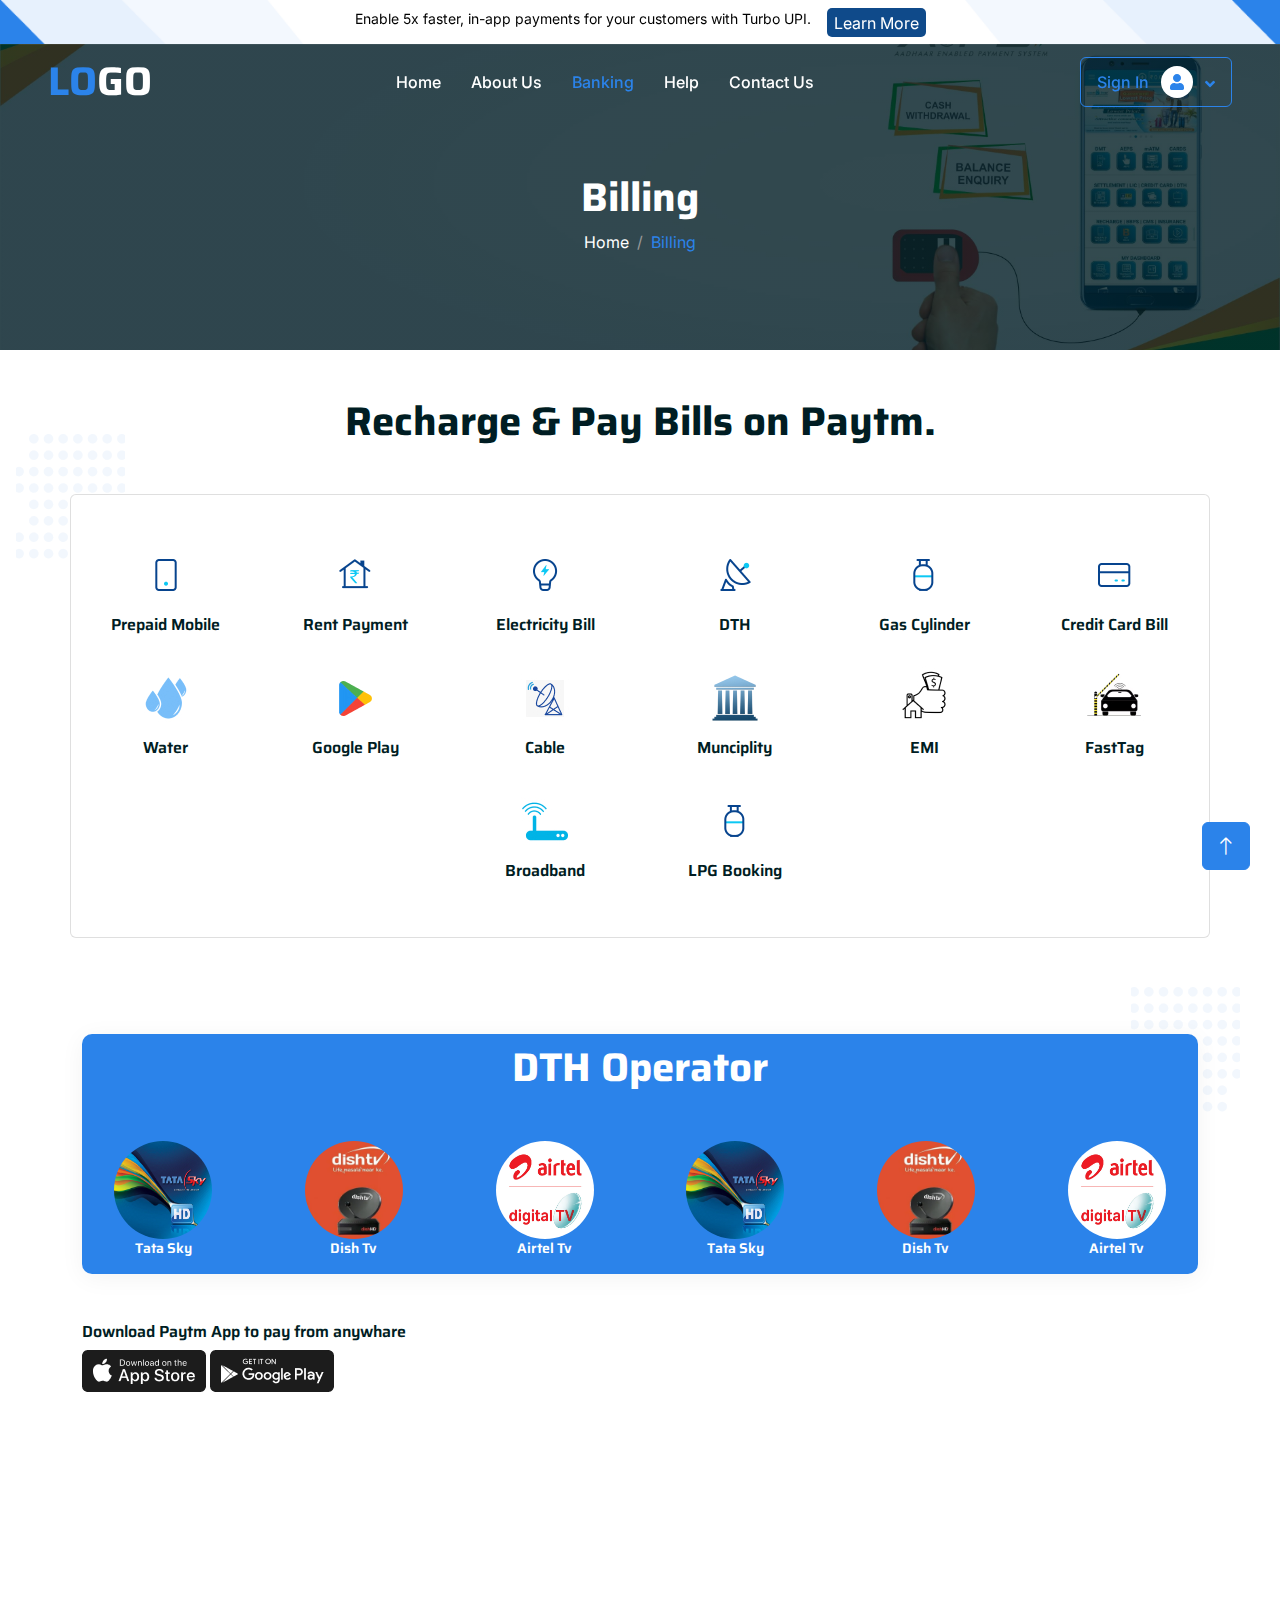
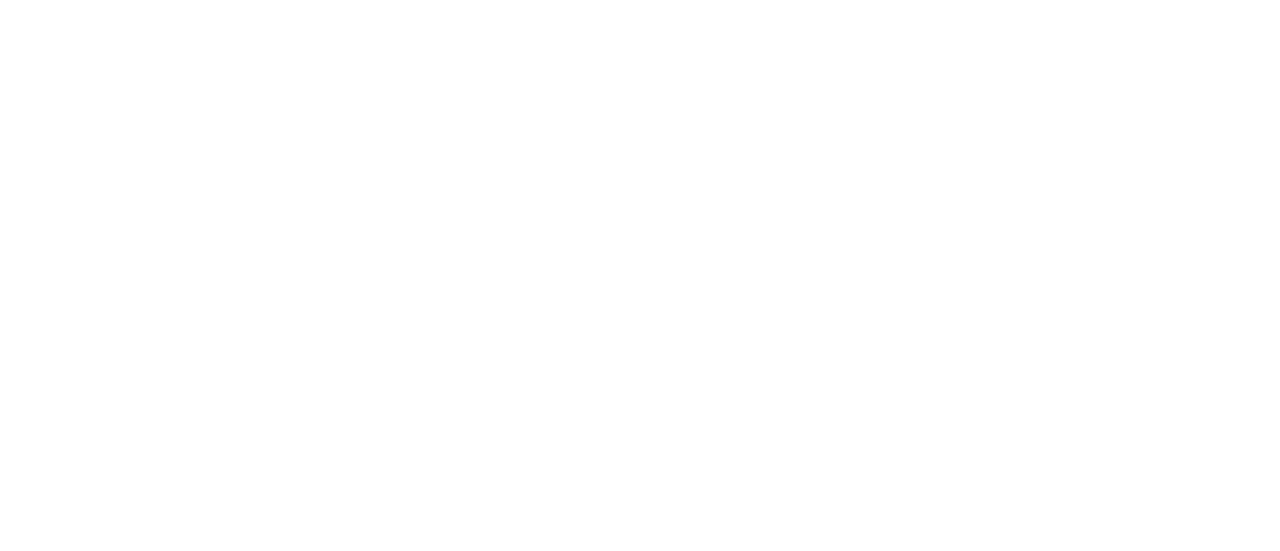
<file: billing.html>
<!DOCTYPE html>
<html lang="en">
  <head>
    <meta charset="utf-8" />
    <title>Money-Transfer</title>
    <meta content="width=device-width, initial-scale=1.0" name="viewport" />
    <meta content="" name="keywords" />
    <meta content="" name="description" />

    <!-- Favicon -->
    <link href="img/favicon.ico" rel="icon" />

    <!-- Google Web Fonts -->
    <link rel="preconnect" href="https://fonts.googleapis.com" />
    <link rel="preconnect" href="https://fonts.gstatic.com" crossorigin />
    <link
      href="https://fonts.googleapis.com/css2?family=Inter:wght@400;500;600&family=Saira:wght@500;600;700&display=swap"
      rel="stylesheet"
    />

    <link
      href="https://cdnjs.cloudflare.com/ajax/libs/font-awesome/5.10.0/css/all.min.css"
      rel="stylesheet"
    />
    <link
      href="https://cdn.jsdelivr.net/npm/bootstrap-icons@1.4.1/font/bootstrap-icons.css"
      rel="stylesheet"
    />

    <link href="lib/animate/animate.min.css" rel="stylesheet" />
    <link href="lib/owlcarousel/assets/owl.carousel.min.css" rel="stylesheet" />

    <link href="css/bootstrap.min.css" rel="stylesheet" />

    <link href="css/style.css" rel="stylesheet" />
    <link href="css/responsive.css" rel="stylesheet" />
  </head>

  <body>
    <!-- Spinner Start -->
    <div
      id="spinner"
      class="show bg-white position-fixed translate-middle w-100 vh-100 top-50 start-50 d-flex align-items-center justify-content-center"
    >
      <div class="spinner-grow text-primary" role="status"></div>
    </div>
    <!-- Spinner End -->

    <!-- Navbar Start -->
    <div
      class="container-fluid fixed-top px-0 wow fadeIn"
      data-wow-delay="0.1s"
    >
      <div class="top-bar d-none d-lg-flex">
        <p class="p-2">
          Enable 5x faster, in-app payments for your customers with Turbo UPI.
        </p>
        <a href="" class="btn-top">Learn More</a>
      </div>

      <nav
        class="navbar navbar-expand-lg py-lg-0 px-lg-5 wow fadeIn"
        data-wow-delay="0.1s"
      >
        <a href="index.html" class="navbar-brand ms-4 ms-lg-0">
          <h1 class="fw-bold text-primary m-0">
            LO<span class="text-white">GO</span>
          </h1>
        </a>
        <button
          type="button"
          class="navbar-toggler me-4"
          data-bs-toggle="collapse"
          data-bs-target="#navbarCollapse"
        >
          <span class="fa fa-bars text-white"></span>
        </button>
        <div class="collapse navbar-collapse" id="navbarCollapse">
          <div class="navbar-nav mx-auto p-4 p-lg-0">
            <a href="index.html" class="nav-item nav-link">Home</a>
            <a href="about.html" class="nav-item nav-link">About Us</a>

            <a href="billing.html" class="nav-item nav-link active">Banking</a>
            <a href="help.html" class="nav-item nav-link">Help</a>

            <a href="contact.html" class="nav-item nav-link">Contact Us</a>
          </div>
          <div class="d-none d-lg-flex ms-2 nav-item dropdown">
            <a
              class="btn btn-outline-primary py-2 px-3 nav-link dropdown-toggle"
              href=""
              data-bs-toggle="dropdown"
            >
              Sign In
              <div
                class="d-inline-flex btn-sm-square bg-white text-primary rounded-circle ms-2"
              >
                <i class="fa fa-user"></i>
              </div>
            </a>
            <div class="dropdown-menu m-0">
              <a href="edit-profile.html" class="dropdown-item">Edit Profile</a>
              <a href="forgot-password.html" class="dropdown-item"
                >Change Password</a
              >
              <a href="login.html" class="dropdown-item">Log Out</a>
            </div>
          </div>
        </div>
      </nav>
    </div>
    <!-- Navbar End -->

    <!-- Page Header Start -->
    <div class="container-fluid page-header wow fadeIn" data-wow-delay="0.1s">
      <div
        class="container text-center"
        style="
          display: flex;
          align-items: center;
          justify-content: flex-end;
          height: 100%;
          flex-direction: column;
        "
      >
        <h1 class="display-6 text-white animated slideInDown mb-2">Billing</h1>
        <nav aria-label="breadcrumb animated slideInDown">
          <ol class="breadcrumb justify-content-center mb-0 align-items-center">
            <li class="breadcrumb-item">
              <a class="text-white" href="#">Home</a>
            </li>

            <li class="breadcrumb-item text-primary active" aria-current="page">
              Billing
            </li>
          </ol>
        </nav>
      </div>
    </div>
    <!-- Page Header End -->

    <!-- section start -->
    <h1 class="display-6 mb-5 text-center mt-5">
      Recharge & Pay Bills on Paytm.
    </h1>
    <section class="mb-5">
      <div class="container py-5 card billing_top_card">
        <div class="row gy-4 text-center">
          <div class="col-lg-2 col-6">
            <div class="operator_card">
              <div
                type="button"
                class=""
                data-bs-toggle="modal"
                data-bs-target="#exampleModal"
              >
                <img
                  src="./img/icon/0.png"
                  alt=""
                  srcset=""
                  class="img-fluid"
                />
                <h6 class="mt-2">Prepaid Mobile</h6>
              </div>
            </div>
            <!-- Button trigger modal -->

            <!-- Modal -->
            <div
              class="modal fade"
              id="exampleModal"
              tabindex="-1"
              aria-labelledby="exampleModalLabel"
              aria-hidden="true"
            >
              <div class="modal-dialog modal-dialog-centered">
                <div class="modal-content">
                  <div class="modal-header">
                    <h5 class="modal-title" id="exampleModalLabel">
                      Recharge Prepaid Mobile
                    </h5>
                    <button
                      type="button"
                      class="btn-close"
                      data-bs-dismiss="modal"
                      aria-label="Close"
                    ></button>
                  </div>
                  <div class="modal-body">
                    <div class="h-100 bg-secondary p-5">
                      <form>
                        <div class="row g-3">
                          <div class="col-12">
                            <div class="form-floating">
                              <select
                                name=""
                                id=""
                                class="form-control form-select"
                              >
                                <option value="">BSNL</option>
                                <option value="">VI</option>
                                <option value="">Jio</option>
                                <option value="">Airtel</option>
                                <option value="">MTNL</option>
                              </select>
                              <label for="">Select Mobile Operator</label>
                            </div>
                          </div>
                          <div class="col-12">
                            <div class="form-floating">
                              <select
                                name=""
                                id=""
                                class="form-control form-select"
                              >
                                <option value="">Andhra Pradesh.</option>
                                <option value="">Assam.</option>
                                <option value="">Himachal Pradesh</option>
                                <option value="">Jammu & Kashmir</option>
                                <option value="">Karnataka</option>
                              </select>
                              <label for="">Select Your Circle</label>
                            </div>
                          </div>
                          <div class="col-12">
                            <div class="form-floating">
                              <input
                                type="number"
                                class="form-control bg-light border-0"
                                id=""
                                placeholder="Mobile No"
                              />
                              <label for="">Mobile No.</label>
                            </div>
                          </div>
                          <div class="col-12">
                            <div class="form-floating">
                              <input
                                type="number"
                                class="form-control bg-light border-0"
                                id=""
                                placeholder="Amount"
                              />
                              <label for="">Amount</label>
                            </div>
                          </div>

                          <div class="col-12">
                            <button
                              class="btn btn-primary px-5"
                              style="height: 60px"
                            >
                              Continue
                              <div
                                class="d-inline-flex btn-sm-square bg-white text-primary rounded-circle ms-2"
                              >
                                <i class="fa fa-arrow-right"></i>
                              </div>
                            </button>
                          </div>
                        </div>
                      </form>
                    </div>
                  </div>
                </div>
              </div>
            </div>
          </div>
          <div class="col-lg-2 col-6">
            <div class="operator_card">
              <div
                type="button"
                class=""
                data-bs-toggle="modal"
                data-bs-target="#exampleModal1"
              >
                <img
                  src="./img/icon/1.png"
                  alt=""
                  srcset=""
                  class="img-fluid"
                />
                <h6 class="mt-2">Rent Payment</h6>
              </div>
            </div>
            <!-- Button trigger modal -->

            <!-- Modal -->
            <div
              class="modal fade"
              id="exampleModal1"
              tabindex="-1"
              aria-labelledby="exampleModalLabel1"
              aria-hidden="true"
            >
              <div class="modal-dialog modal-dialog-centered modal-xl">
                <div class="modal-content">
                  <div class="modal-header">
                    <h5 class="modal-title" id="exampleModalLabel1">
                      Pay For Rentals
                    </h5>
                    <button
                      type="button"
                      class="btn-close"
                      data-bs-dismiss="modal"
                      aria-label="Close"
                    ></button>
                  </div>
                  <div class="modal-body">
                    <ul
                      class="nav nav-pills mb-3"
                      id="pills-tab"
                      role="tablist"
                    >
                      <li class="nav-item" role="presentation">
                        <button
                          class="nav-link active"
                          id="pills-home-tab"
                          data-bs-toggle="pill"
                          data-bs-target="#pills-home"
                          type="button"
                          role="tab"
                          aria-controls="pills-home"
                          aria-selected="true"
                        >
                          Society Maintenance
                        </button>
                      </li>
                      <li class="nav-item" role="presentation">
                        <button
                          class="nav-link"
                          id="pills-profile-tab"
                          data-bs-toggle="pill"
                          data-bs-target="#pills-profile"
                          type="button"
                          role="tab"
                          aria-controls="pills-profile"
                          aria-selected="false"
                        >
                          Home/Shop Rent
                        </button>
                      </li>
                      <li class="nav-item" role="presentation">
                        <button
                          class="nav-link"
                          id="pills-contact-tab"
                          data-bs-toggle="pill"
                          data-bs-target="#pills-contact"
                          type="button"
                          role="tab"
                          aria-controls="pills-contact"
                          aria-selected="false"
                        >
                          Broker Payment
                        </button>
                      </li>
                      <li class="nav-item" role="presentation">
                        <button
                          class="nav-link"
                          id="pills-Property-tab"
                          data-bs-toggle="pill"
                          data-bs-target="#pills-Property"
                          type="button"
                          role="tab"
                          aria-controls="pills-Property"
                          aria-selected="false"
                        >
                          Property Deposit
                        </button>
                      </li>
                    </ul>
                    <div
                      class="tab-content bg-secondary p-4"
                      id="pills-tabContent"
                    >
                      <div
                        class="tab-pane fade show active"
                        id="pills-home"
                        role="tabpanel"
                        aria-labelledby="pills-home-tab"
                      >
                        <form>
                          <div class="row g-3">
                            <div class="col-12">
                              <div class="form-floating">
                                <input
                                  type="number"
                                  class="form-control bg-light border-0"
                                  id=""
                                  placeholder="Mobile No"
                                />
                                <label for="">Maintenance Amount</label>
                              </div>
                            </div>
                            <div class="col-12">
                              <div class="form-floating">
                                <input
                                  type="number"
                                  class="form-control bg-light border-0"
                                  id=""
                                  placeholder="Amount"
                                />
                                <label for="">Society Name</label>
                              </div>
                            </div>

                            <div class="col-12">
                              <button
                                class="btn btn-primary px-5"
                                style="height: 60px"
                              >
                                Continue
                                <div
                                  class="d-inline-flex btn-sm-square bg-white text-primary rounded-circle ms-2"
                                >
                                  <i class="fa fa-arrow-right"></i>
                                </div>
                              </button>
                            </div>
                          </div>
                        </form>
                      </div>
                      <div
                        class="tab-pane fade"
                        id="pills-profile"
                        role="tabpanel"
                        aria-labelledby="pills-profile-tab"
                      >
                        <form>
                          <div class="row g-3">
                            <div class="col-12">
                              <div class="form-floating">
                                <input
                                  type="number"
                                  class="form-control bg-light border-0"
                                  id=""
                                  placeholder="Mobile No"
                                />
                                <label for="">Rent Amount</label>
                              </div>
                            </div>
                            <div class="col-12">
                              <div class="form-floating">
                                <input
                                  type="number"
                                  class="form-control bg-light border-0"
                                  id=""
                                  placeholder="Amount"
                                />
                                <label for="">Property Name</label>
                              </div>
                            </div>

                            <div class="col-12">
                              <button
                                class="btn btn-primary px-5"
                                style="height: 60px"
                              >
                                Continue
                                <div
                                  class="d-inline-flex btn-sm-square bg-white text-primary rounded-circle ms-2"
                                >
                                  <i class="fa fa-arrow-right"></i>
                                </div>
                              </button>
                            </div>
                          </div>
                        </form>
                      </div>
                      <div
                        class="tab-pane fade"
                        id="pills-contact"
                        role="tabpanel"
                        aria-labelledby="pills-contact-tab"
                      >
                        <form>
                          <div class="row g-3">
                            <div class="col-12">
                              <div class="form-floating">
                                <input
                                  type="number"
                                  class="form-control bg-light border-0"
                                  id=""
                                  placeholder="Mobile No"
                                />
                                <label for="">Brokerage Amount</label>
                              </div>
                            </div>
                            <div class="col-12">
                              <div class="form-floating">
                                <input
                                  type="number"
                                  class="form-control bg-light border-0"
                                  id=""
                                  placeholder="Amount"
                                />
                                <label for="">Property Name</label>
                              </div>
                            </div>

                            <div class="col-12">
                              <button
                                class="btn btn-primary px-5"
                                style="height: 60px"
                              >
                                Continue
                                <div
                                  class="d-inline-flex btn-sm-square bg-white text-primary rounded-circle ms-2"
                                >
                                  <i class="fa fa-arrow-right"></i>
                                </div>
                              </button>
                            </div>
                          </div>
                        </form>
                      </div>
                      <div
                        class="tab-pane fade"
                        id="pills-Property"
                        role="tabpanel"
                        aria-labelledby="pills-Property-tab"
                      >
                        <form>
                          <div class="row g-3">
                            <div class="col-12">
                              <div class="form-floating">
                                <input
                                  type="number"
                                  class="form-control bg-light border-0"
                                  id=""
                                  placeholder="Mobile No"
                                />
                                <label for="">Deposit Amount</label>
                              </div>
                            </div>
                            <div class="col-12">
                              <div class="form-floating">
                                <input
                                  type="number"
                                  class="form-control bg-light border-0"
                                  id=""
                                  placeholder="Amount"
                                />
                                <label for="">Property Name</label>
                              </div>
                            </div>

                            <div class="col-12">
                              <button
                                class="btn btn-primary px-5"
                                style="height: 60px"
                              >
                                Continue
                                <div
                                  class="d-inline-flex btn-sm-square bg-white text-primary rounded-circle ms-2"
                                >
                                  <i class="fa fa-arrow-right"></i>
                                </div>
                              </button>
                            </div>
                          </div>
                        </form>
                      </div>
                    </div>
                  </div>
                </div>
              </div>
            </div>
          </div>
          <div class="col-lg-2 col-6">
            <div class="operator_card">
              <div
                type="button"
                class=""
                data-bs-toggle="modal"
                data-bs-target="#exampleModal2"
              >
                <img
                  src="./img/icon/2.png"
                  alt=""
                  srcset=""
                  class="img-fluid"
                />
                <h6 class="mt-2">Electricity Bill</h6>
              </div>
            </div>
            <!-- Button trigger modal -->

            <!-- Modal -->
            <div
              class="modal fade"
              id="exampleModal2"
              tabindex="-1"
              aria-labelledby="exampleModalLabel2"
              aria-hidden="true"
            >
              <div class="modal-dialog modal-dialog-centered">
                <div class="modal-content">
                  <div class="modal-header">
                    <h5 class="modal-title" id="exampleModalLabel">
                      Billers In Maharashtra
                    </h5>
                    <button
                      type="button"
                      class="btn-close"
                      data-bs-dismiss="modal"
                      aria-label="Close"
                    ></button>
                  </div>
                  <div class="modal-body">
                    <div class="h-100 bg-secondary p-5">
                      <form>
                        <div class="row g-3">
                          <div class="col-12">
                            <div class="form-floating">
                              <select
                                name=""
                                id=""
                                class="form-control form-select"
                              >
                                <option value="">
                                  Adani Electricity Mumbai Limited
                                </option>
                                <option value="">BEST Mumbai</option>
                                <option value="">MSEDC Mahavitaran</option>
                                <option value="">Tata Power Mumbai</option>
                                <option value="">Torrent Power</option>
                              </select>
                              <label for="">Select Biller in Maharashtra</label>
                            </div>
                          </div>
                          <div class="col-12">
                            <div class="form-floating">
                              <input
                                type="number"
                                class="form-control bg-light border-0"
                                id=""
                                placeholder="Consumer Number"
                              />
                              <label for="">Consumer Number</label>
                            </div>
                          </div>
                          <div class="col-12">
                            <div class="form-floating">
                              <input
                                type="number"
                                class="form-control bg-light border-0"
                                id=""
                                placeholder="Sub Division Code"
                              />
                              <label for="">Sub Division Code</label>
                            </div>
                          </div>
                          <div class="col-12">
                            <div class="form-floating">
                              <input
                                type="number"
                                class="form-control bg-light border-0"
                                id=""
                                placeholder="Amount"
                              />
                              <label for="">Amount</label>
                            </div>
                          </div>

                          <div class="col-12">
                            <button
                              class="btn btn-primary px-5"
                              style="height: 60px"
                            >
                              Continue
                              <div
                                class="d-inline-flex btn-sm-square bg-white text-primary rounded-circle ms-2"
                              >
                                <i class="fa fa-arrow-right"></i>
                              </div>
                            </button>
                          </div>
                        </div>
                      </form>
                    </div>
                  </div>
                </div>
              </div>
            </div>
          </div>
          <div class="col-lg-2 col-6">
            <div class="operator_card">
              <div
                type="button"
                class=""
                data-bs-toggle="modal"
                data-bs-target="#exampleModal3"
              >
                <img
                  src="./img/icon/3.png"
                  alt=""
                  srcset=""
                  class="img-fluid"
                />
                <h6 class="mt-2">DTH</h6>
              </div>
            </div>
            <!-- Button trigger modal -->

            <!-- Modal -->
            <div
              class="modal fade"
              id="exampleModal3"
              tabindex="-1"
              aria-labelledby="exampleModalLabel3"
              aria-hidden="true"
            >
              <div class="modal-dialog modal-dialog-centered">
                <div class="modal-content">
                  <div class="modal-header">
                    <h5 class="modal-title" id="exampleModalLabel">
                      Select Provider
                    </h5>
                    <button
                      type="button"
                      class="btn-close"
                      data-bs-dismiss="modal"
                      aria-label="Close"
                    ></button>
                  </div>
                  <div class="modal-body">
                    <div class="h-100 bg-secondary p-5">
                      <form>
                        <div class="row g-3">
                          <div class="col-12">
                            <div class="form-floating">
                              <select
                                name=""
                                id=""
                                class="form-control form-select"
                              >
                                <option value="">Airtel Digital Tv</option>
                                <option value="">Dish Tv</option>
                                <option value="">Sun Direct</option>
                                <option value="">Tata Play</option>
                                <option value="">D2H</option>
                              </select>
                              <label for="">Select Mobile Operator</label>
                            </div>
                          </div>
                          <div class="col-12">
                            <div class="form-floating">
                              <input
                                type="number"
                                class="form-control bg-light border-0"
                                id=""
                                placeholder="Mobile No"
                              />
                              <label for=""
                                >Register Mobile No./Viewing Card Number</label
                              >
                            </div>
                          </div>
                          <div class="col-12">
                            <div class="form-floating">
                              <input
                                type="number"
                                class="form-control bg-light border-0"
                                id=""
                                placeholder="Amount"
                              />
                              <label for="">Amount</label>
                            </div>
                          </div>

                          <div class="col-12">
                            <button
                              class="btn btn-primary px-5"
                              style="height: 60px"
                            >
                              Continue
                              <div
                                class="d-inline-flex btn-sm-square bg-white text-primary rounded-circle ms-2"
                              >
                                <i class="fa fa-arrow-right"></i>
                              </div>
                            </button>
                          </div>
                        </div>
                      </form>
                    </div>
                  </div>
                </div>
              </div>
            </div>
          </div>
          <div class="col-lg-2 col-6">
            <div class="operator_card">
              <div
                type="button"
                class=""
                data-bs-toggle="modal"
                data-bs-target="#exampleModal4"
              >
                <img
                  src="./img/icon/4.png"
                  alt=""
                  srcset=""
                  class="img-fluid"
                />
                <h6 class="mt-2">Gas Cylinder</h6>
              </div>
            </div>
            <!-- Button trigger modal -->

            <!-- Modal -->
            <div
              class="modal fade"
              id="exampleModal4"
              tabindex="-1"
              aria-labelledby="exampleModalLabel4"
              aria-hidden="true"
            >
              <div class="modal-dialog modal-dialog-centered">
                <div class="modal-content">
                  <div class="modal-header">
                    <h5 class="modal-title" id="exampleModalLabe4">
                      Select Your Gas Provider
                    </h5>
                    <button
                      type="button"
                      class="btn-close"
                      data-bs-dismiss="modal"
                      aria-label="Close"
                    ></button>
                  </div>
                  <div class="modal-body">
                    <div class="h-100 bg-secondary p-5">
                      <form>
                        <div class="row g-3">
                          <div class="col-12">
                            <div class="form-floating">
                              <select
                                name=""
                                id=""
                                class="form-control form-select"
                              >
                                <option value="">Bharat Gas</option>
                                <option value="">
                                  Bharat Gas - Commercial
                                </option>
                                <option value="">HP Gas</option>
                                <option value="">Indane Gas</option>
                              </select>
                              <label for=""> Select Your Gas Provider</label>
                            </div>
                          </div>
                          <div class="col-12">
                            <div class="form-floating">
                              <input
                                type="number"
                                class="form-control bg-light border-0"
                                id=""
                                placeholder="Mobile No"
                              />
                              <label for="">Mobile No</label>
                            </div>
                          </div>
                          <div class="col-12">
                            <div class="form-floating">
                              <input
                                type="number"
                                class="form-control bg-light border-0"
                                id=""
                                placeholder="Amount"
                              />
                              <label for="">Amount</label>
                            </div>
                          </div>

                          <div class="col-12">
                            <button
                              class="btn btn-primary px-5"
                              style="height: 60px"
                            >
                              Continue
                              <div
                                class="d-inline-flex btn-sm-square bg-white text-primary rounded-circle ms-2"
                              >
                                <i class="fa fa-arrow-right"></i>
                              </div>
                            </button>
                          </div>
                        </div>
                      </form>
                    </div>
                  </div>
                </div>
              </div>
            </div>
          </div>
          <div class="col-lg-2 col-6">
            <div class="operator_card">
              <div
                type="button"
                class=""
                data-bs-toggle="modal"
                data-bs-target="#exampleModal5"
              >
                <img
                  src="./img/icon/5.png"
                  alt=""
                  srcset=""
                  class="img-fluid"
                />
                <h6 class="mt-2">Credit Card Bill</h6>
              </div>
            </div>
            <!-- Button trigger modal -->

            <!-- Modal -->
            <div
              class="modal fade"
              id="exampleModal5"
              tabindex="-1"
              aria-labelledby="exampleModalLabel5"
              aria-hidden="true"
            >
              <div class="modal-dialog modal-dialog-centered">
                <div class="modal-content">
                  <div class="modal-header">
                    <h5 class="modal-title" id="exampleModalLabel5">
                      Add New Credit Card
                    </h5>
                    <button
                      type="button"
                      class="btn-close"
                      data-bs-dismiss="modal"
                      aria-label="Close"
                    ></button>
                  </div>
                  <div class="modal-body">
                    <div class="h-100 bg-secondary p-5">
                      <form>
                        <div class="row g-3">
                          <div class="col-12">
                            <div class="form-floating">
                              <input
                                type="text"
                                class="form-control bg-light border-0"
                                id=""
                                placeholder="Credit Card Number"
                              />
                              <label for="">Credit Card Number</label>
                            </div>
                          </div>

                          <div class="col-12">
                            <div class="form-floating">
                              <input
                                type="number"
                                class="form-control bg-light border-0"
                                id=""
                                placeholder="Amount"
                              />
                              <label for="">Amount</label>
                            </div>
                          </div>

                          <div class="col-12">
                            <button
                              class="btn btn-primary px-5"
                              style="height: 60px"
                            >
                              Continue
                              <div
                                class="d-inline-flex btn-sm-square bg-white text-primary rounded-circle ms-2"
                              >
                                <i class="fa fa-arrow-right"></i>
                              </div>
                            </button>
                          </div>
                        </div>
                      </form>
                    </div>
                  </div>
                </div>
              </div>
            </div>
          </div>
          <div class="col-lg-2 col-6">
            <div class="operator_card">
              <div
                type="button"
                class=""
                data-bs-toggle="modal"
                data-bs-target="#exampleModal6"
              >
                <img
                  src="./img/icon/7.jpg"
                  alt=""
                  srcset=""
                  class="img-fluid"
                />
                <h6 class="mt-2">Water</h6>
              </div>
            </div>
            <!-- Button trigger modal -->

            <!-- Modal -->
            <div
              class="modal fade"
              id="exampleModal6"
              tabindex="-1"
              aria-labelledby="exampleModalLabel6"
              aria-hidden="true"
            >
              <div class="modal-dialog modal-dialog-centered">
                <div class="modal-content">
                  <div class="modal-header">
                    <h5 class="modal-title" id="exampleModalLabel6">
                      Billers in Maharashtra
                    </h5>
                    <button
                      type="button"
                      class="btn-close"
                      data-bs-dismiss="modal"
                      aria-label="Close"
                    ></button>
                  </div>
                  <div class="modal-body">
                    <div class="h-100 bg-secondary p-5">
                      <form>
                        <div class="row g-3">
                          <div class="col-12">
                            <div class="form-floating">
                              <select
                                name=""
                                id=""
                                class="form-control form-select"
                              >
                                <option value="">Gram Panchayat Wangi</option>
                                <option value="">
                                  Gram Panchayat Ambegaon
                                </option>
                                <option value="">Gram Panchayat Wagholi</option>
                              </select>
                              <label for=""
                                >Select Billers in Maharashtra</label
                              >
                            </div>
                          </div>
                          <div class="col-12">
                            <div class="form-floating">
                              <input
                                type="number"
                                class="form-control bg-light border-0"
                                id=""
                                placeholder="Water Tax No."
                              />
                              <label for="">Water Tax No.</label>
                            </div>
                          </div>
                          <div class="col-12">
                            <div class="form-floating">
                              <input
                                type="number"
                                class="form-control bg-light border-0"
                                id=""
                                placeholder="Amount"
                              />
                              <label for="">Amount</label>
                            </div>
                          </div>

                          <div class="col-12">
                            <button
                              class="btn btn-primary px-5"
                              style="height: 60px"
                            >
                              Continue
                              <div
                                class="d-inline-flex btn-sm-square bg-white text-primary rounded-circle ms-2"
                              >
                                <i class="fa fa-arrow-right"></i>
                              </div>
                            </button>
                          </div>
                        </div>
                      </form>
                    </div>
                  </div>
                </div>
              </div>
            </div>
          </div>
          <div class="col-lg-2 col-6">
            <div class="operator_card">
              <div
                type="button"
                class=""
                data-bs-toggle="modal"
                data-bs-target="#exampleModal7"
              >
                <img
                  src="./img/icon/8.jpg"
                  alt=""
                  srcset=""
                  class="img-fluid"
                />
                <h6 class="mt-2">Google Play</h6>
              </div>
            </div>
            <!-- Button trigger modal -->

            <!-- Modal -->
            <div
              class="modal fade"
              id="exampleModal7"
              tabindex="-1"
              aria-labelledby="exampleModalLabel7"
              aria-hidden="true"
            >
              <div class="modal-dialog modal-dialog-centered">
                <div class="modal-content">
                  <div class="modal-header">
                    <h5 class="modal-title" id="exampleModalLabel7">
                      Google Play Recharge Amount
                    </h5>
                    <button
                      type="button"
                      class="btn-close"
                      data-bs-dismiss="modal"
                      aria-label="Close"
                    ></button>
                  </div>
                  <div class="modal-body">
                    <div class="h-100 bg-secondary p-5">
                      <form>
                        <div class="row g-3">
                          <div class="col-12">
                            <div class="form-floating">
                              <input
                                type="number"
                                class="form-control bg-light border-0"
                                id=""
                                placeholder="Mobile No"
                              />
                              <label for="">Mobile No./Customer Id</label>
                            </div>
                          </div>
                          <div class="col-12">
                            <div class="form-floating">
                              <input
                                type="number"
                                class="form-control bg-light border-0"
                                id=""
                                placeholder="Amount"
                              />
                              <label for="">Amount</label>
                            </div>
                          </div>

                          <div class="col-12">
                            <button
                              class="btn btn-primary px-5"
                              style="height: 60px"
                            >
                              Continue
                              <div
                                class="d-inline-flex btn-sm-square bg-white text-primary rounded-circle ms-2"
                              >
                                <i class="fa fa-arrow-right"></i>
                              </div>
                            </button>
                          </div>
                        </div>
                      </form>
                    </div>
                  </div>
                </div>
              </div>
            </div>
          </div>
          <div class="col-lg-2 col-6">
            <div class="operator_card">
              <div
                type="button"
                class=""
                data-bs-toggle="modal"
                data-bs-target="#exampleModal8"
              >
                <img
                  src="./img/icon/9.jpg"
                  alt=""
                  srcset=""
                  class="img-fluid"
                />
                <h6 class="mt-2">Cable</h6>
              </div>
            </div>
            <!-- Button trigger modal -->

            <!-- Modal -->
            <div
              class="modal fade"
              id="exampleModal8"
              tabindex="-1"
              aria-labelledby="exampleModalLabel8"
              aria-hidden="true"
            >
              <div class="modal-dialog modal-dialog-centered">
                <div class="modal-content">
                  <div class="modal-header">
                    <h5 class="modal-title" id="exampleModalLabel8">
                      Cable Tv Operator
                    </h5>
                    <button
                      type="button"
                      class="btn-close"
                      data-bs-dismiss="modal"
                      aria-label="Close"
                    ></button>
                  </div>
                  <div class="modal-body">
                    <div class="h-100 bg-secondary p-5">
                      <form>
                        <div class="row g-3">
                          <div class="col-12">
                            <div class="form-floating">
                              <select
                                name=""
                                id=""
                                class="form-control form-select"
                              >
                                <option value="">ACT TV</option>
                                <option value="">Alka Vishwadarshan</option>
                                <option value="">Ambiga Digital Vision</option>
                                <option value="">Amrita Cable Network</option>
                              </select>
                              <label for="">Select Cable Tv Operator</label>
                            </div>
                          </div>
                          <div class="col-12">
                            <div class="form-floating">
                              <input
                                type="number"
                                class="form-control bg-light border-0"
                                id=""
                                placeholder="Account No./Mobile No"
                              />
                              <label for=""
                                >Account No./Mobile No / MAC ID</label
                              >
                            </div>
                          </div>
                          <div class="col-12">
                            <div class="form-floating">
                              <input
                                type="number"
                                class="form-control bg-light border-0"
                                id=""
                                placeholder="Amount"
                              />
                              <label for="">Amount</label>
                            </div>
                          </div>

                          <div class="col-12">
                            <button
                              class="btn btn-primary px-5"
                              style="height: 60px"
                            >
                              Continue
                              <div
                                class="d-inline-flex btn-sm-square bg-white text-primary rounded-circle ms-2"
                              >
                                <i class="fa fa-arrow-right"></i>
                              </div>
                            </button>
                          </div>
                        </div>
                      </form>
                    </div>
                  </div>
                </div>
              </div>
            </div>
          </div>
          <div class="col-lg-2 col-6">
            <div class="operator_card">
              <div
                type="button"
                class=""
                data-bs-toggle="modal"
                data-bs-target="#exampleModal9"
              >
                <img
                  src="./img/icon/10.jpg"
                  alt=""
                  srcset=""
                  class="img-fluid"
                />
                <h6 class="mt-2">Munciplity</h6>
              </div>
            </div>
            <!-- Button trigger modal -->

            <!-- Modal -->
            <div
              class="modal fade"
              id="exampleModal9"
              tabindex="-1"
              aria-labelledby="exampleModalLabel9"
              aria-hidden="true"
            >
              <div class="modal-dialog modal-dialog-centered">
                <div class="modal-content">
                  <div class="modal-header">
                    <h5 class="modal-title" id="exampleModalLabel9">
                      Billers In Maharashtra
                    </h5>
                    <button
                      type="button"
                      class="btn-close"
                      data-bs-dismiss="modal"
                      aria-label="Close"
                    ></button>
                  </div>
                  <div class="modal-body">
                    <div class="h-100 bg-secondary p-5">
                      <form>
                        <div class="row g-3">
                          <div class="col-12">
                            <div class="form-floating">
                              <select
                                name=""
                                id=""
                                class="form-control form-select"
                              >
                                <option value="">Gram Panchayat</option>
                                <option value="">Gram Panchayat</option>
                                <option value="">Gram Panchayat</option>
                                <option value="">Gram Panchayat</option>
                                <option value="">Gram Panchayat</option>
                              </select>
                              <label for=""
                                >Select Billers In Maharashtra</label
                              >
                            </div>
                          </div>
                          <div class="col-12">
                            <div class="form-floating">
                              <input
                                type="number"
                                class="form-control bg-light border-0"
                                id=""
                                placeholder="Property Tax No"
                              />
                              <label for="">Property Tax No</label>
                            </div>
                          </div>
                          <div class="col-12">
                            <div class="form-floating">
                              <input
                                type="number"
                                class="form-control bg-light border-0"
                                id=""
                                placeholder="Amount"
                              />
                              <label for="">Amount</label>
                            </div>
                          </div>

                          <div class="col-12">
                            <button
                              class="btn btn-primary px-5"
                              style="height: 60px"
                            >
                              Continue
                              <div
                                class="d-inline-flex btn-sm-square bg-white text-primary rounded-circle ms-2"
                              >
                                <i class="fa fa-arrow-right"></i>
                              </div>
                            </button>
                          </div>
                        </div>
                      </form>
                    </div>
                  </div>
                </div>
              </div>
            </div>
          </div>
          <div class="col-lg-2 col-6">
            <div class="operator_card">
              <div
                type="button"
                class=""
                data-bs-toggle="modal"
                data-bs-target="#exampleModal10"
              >
                <img
                  src="./img/icon/11.jpg"
                  alt=""
                  srcset=""
                  class="img-fluid"
                />
                <h6 class="mt-2">EMI</h6>
              </div>
            </div>
            <!-- Button trigger modal -->

            <!-- Modal -->
            <div
              class="modal fade"
              id="exampleModal10"
              tabindex="-1"
              aria-labelledby="exampleModalLabel10"
              aria-hidden="true"
            >
              <div class="modal-dialog modal-dialog-centered">
                <div class="modal-content">
                  <div class="modal-header">
                    <h5 class="modal-title" id="exampleModalLabel10">EMI</h5>
                    <button
                      type="button"
                      class="btn-close"
                      data-bs-dismiss="modal"
                      aria-label="Close"
                    ></button>
                  </div>
                  <div class="modal-body">
                    <div class="h-100 bg-secondary p-5">
                      <form>
                        <div class="row g-3">
                          <div class="col-12">
                            <div class="form-floating">
                              <input
                                type="number"
                                class="form-control bg-light border-0"
                                id=""
                                placeholder="Mobile No"
                              />
                              <label for="">Customer Id</label>
                            </div>
                          </div>
                          <div class="col-12">
                            <div class="form-floating">
                              <input
                                type="number"
                                class="form-control bg-light border-0"
                                id=""
                                placeholder="Amount"
                              />
                              <label for="">Amount</label>
                            </div>
                          </div>

                          <div class="col-12">
                            <button
                              class="btn btn-primary px-5"
                              style="height: 60px"
                            >
                              Continue
                              <div
                                class="d-inline-flex btn-sm-square bg-white text-primary rounded-circle ms-2"
                              >
                                <i class="fa fa-arrow-right"></i>
                              </div>
                            </button>
                          </div>
                        </div>
                      </form>
                    </div>
                  </div>
                </div>
              </div>
            </div>
          </div>
          <div class="col-lg-2 col-6">
            <div class="operator_card">
              <div
                type="button"
                class=""
                data-bs-toggle="modal"
                data-bs-target="#exampleModal11"
              >
                <img
                  src="./img/icon/12.jpg"
                  alt=""
                  srcset=""
                  class="img-fluid"
                />
                <h6 class="mt-2">FastTag</h6>
              </div>
            </div>
            <!-- Button trigger modal -->

            <!-- Modal -->
            <div
              class="modal fade"
              id="exampleModal11"
              tabindex="-1"
              aria-labelledby="exampleModalLabel11"
              aria-hidden="true"
            >
              <div class="modal-dialog modal-dialog-centered">
                <div class="modal-content">
                  <div class="modal-header">
                    <h5 class="modal-title" id="exampleModalLabel11">
                      FastTag Recharge
                    </h5>
                    <button
                      type="button"
                      class="btn-close"
                      data-bs-dismiss="modal"
                      aria-label="Close"
                    ></button>
                  </div>
                  <div class="modal-body">
                    <div class="h-100 bg-secondary p-5">
                      <form>
                        <div class="row g-3">
                          <div class="col-12">
                            <div class="form-floating">
                              <select
                                name=""
                                id=""
                                class="form-control form-select"
                              >
                                <option value="">
                                  Airtel payments Bank NETC FastTag
                                </option>
                                <option value="">Axis Bank FastTag</option>
                                <option value="">Bank of Baroda FastTag</option>
                                <option value="">HDFC Bank FastTag</option>
                                <option value="">ICICI Bank FastTag</option>
                              </select>
                              <label for="">FastTag Provider Name</label>
                            </div>
                          </div>
                          <div class="col-12">
                            <div class="form-floating">
                              <input
                                type="number"
                                class="form-control bg-light border-0"
                                id=""
                                placeholder="Mobile No"
                              />
                              <label for=""
                                >Vehicle Registration Number / Wallet No.</label
                              >
                            </div>
                          </div>
                          <div class="col-12">
                            <div class="form-floating">
                              <input
                                type="number"
                                class="form-control bg-light border-0"
                                id=""
                                placeholder="Amount"
                              />
                              <label for="">Amount</label>
                            </div>
                          </div>

                          <div class="col-12">
                            <button
                              class="btn btn-primary px-5"
                              style="height: 60px"
                            >
                              Continue
                              <div
                                class="d-inline-flex btn-sm-square bg-white text-primary rounded-circle ms-2"
                              >
                                <i class="fa fa-arrow-right"></i>
                              </div>
                            </button>
                          </div>
                        </div>
                      </form>
                    </div>
                  </div>
                </div>
              </div>
            </div>
          </div>
          <div class="col-lg-2 col-6 offset-0 offset-lg-4">
            <div class="operator_card">
              <div
                type="button"
                class=""
                data-bs-toggle="modal"
                data-bs-target="#exampleModal12"
              >
                <img
                  src="./img/icon/13.jpg"
                  alt=""
                  srcset=""
                  class="img-fluid"
                />
                <h6 class="mt-2">Broadband</h6>
              </div>
            </div>
            <!-- Button trigger modal -->

            <!-- Modal -->
            <div
              class="modal fade"
              id="exampleModal12"
              tabindex="-1"
              aria-labelledby="exampleModalLabel12"
              aria-hidden="true"
            >
              <div class="modal-dialog modal-dialog-centered">
                <div class="modal-content">
                  <div class="modal-header">
                    <h5 class="modal-title" id="exampleModalLabel12">
                      Billers In Maharashtra
                    </h5>
                    <button
                      type="button"
                      class="btn-close"
                      data-bs-dismiss="modal"
                      aria-label="Close"
                    ></button>
                  </div>
                  <div class="modal-body">
                    <div class="h-100 bg-secondary p-5">
                      <form>
                        <div class="row g-3">
                          <div class="col-12">
                            <div class="form-floating">
                              <select
                                name=""
                                id=""
                                class="form-control form-select"
                              >
                                <option value="">BSNL Broadband</option>
                                <option value="">Airtel Broadband</option>
                                <option value="">Alliance Broadband</option>
                                <option value="">Excell Broadband</option>
                              </select>
                              <label for="">Billers In Maharashtra</label>
                            </div>
                          </div>
                          <div class="col-12">
                            <div class="form-floating">
                              <input
                                type="number"
                                class="form-control bg-light border-0"
                                id=""
                                placeholder="Mobile No"
                              />
                              <label for="">Mobile No</label>
                            </div>
                          </div>
                          <div class="col-12">
                            <div class="form-floating">
                              <input
                                type="number"
                                class="form-control bg-light border-0"
                                id=""
                                placeholder="Amount"
                              />
                              <label for="">Amount</label>
                            </div>
                          </div>

                          <div class="col-12">
                            <button
                              class="btn btn-primary px-5"
                              style="height: 60px"
                            >
                              Continue
                              <div
                                class="d-inline-flex btn-sm-square bg-white text-primary rounded-circle ms-2"
                              >
                                <i class="fa fa-arrow-right"></i>
                              </div>
                            </button>
                          </div>
                        </div>
                      </form>
                    </div>
                  </div>
                </div>
              </div>
            </div>
          </div>
          <div class="col-lg-2 col-6">
            <div class="operator_card">
              <div
                type="button"
                class=""
                data-bs-toggle="modal"
                data-bs-target="#exampleModal13"
              >
                <img
                  src="./img/icon/4.png"
                  alt=""
                  srcset=""
                  class="img-fluid"
                />
                <h6 class="mt-2">LPG Booking</h6>
              </div>
            </div>
            <!-- Button trigger modal -->

            <!-- Modal -->
            <div
              class="modal fade"
              id="exampleModal13"
              tabindex="-1"
              aria-labelledby="exampleModalLabel13"
              aria-hidden="true"
            >
              <div class="modal-dialog modal-dialog-centered">
                <div class="modal-content">
                  <div class="modal-header">
                    <h5 class="modal-title" id="exampleModalLabel13">
                      Select Your Gas Provider
                    </h5>
                    <button
                      type="button"
                      class="btn-close"
                      data-bs-dismiss="modal"
                      aria-label="Close"
                    ></button>
                  </div>
                  <div class="modal-body">
                    <div class="h-100 bg-secondary p-5">
                      <form>
                        <div class="row g-3">
                          <div class="col-12">
                            <div class="form-floating">
                              <select
                                name=""
                                id=""
                                class="form-control form-select"
                              >
                                <option value="">Bharat Gas</option>
                                <option value="">Bharat Gas-Commercial</option>
                                <option value="">HP Gas</option>
                                <option value="">Indane Gas</option>
                              </select>
                              <label for=""> Select Your Gas Provider</label>
                            </div>
                          </div>
                          <div class="col-12">
                            <div class="form-floating">
                              <select
                                name=""
                                id=""
                                class="form-control form-select"
                              >
                                <option value="">Consumer No</option>
                                <option value="" selected>Mobile No</option>
                                <option value="">LPG ID</option>
                              </select>
                              <label for="">Book Using</label>
                            </div>
                          </div>
                          <div class="col-12">
                            <div class="form-floating">
                              <input
                                type="number"
                                class="form-control bg-light border-0"
                                id=""
                                placeholder="Register Contact Person"
                              />
                              <label for="">Register Contact Person</label>
                            </div>
                          </div>
                          <div class="col-12">
                            <div class="form-floating">
                              <input
                                type="number"
                                class="form-control bg-light border-0"
                                id=""
                                placeholder="Amount"
                              />
                              <label for="">Amount</label>
                            </div>
                          </div>

                          <div class="col-12">
                            <button
                              class="btn btn-primary px-5"
                              style="height: 60px"
                            >
                              Continue
                              <div
                                class="d-inline-flex btn-sm-square bg-white text-primary rounded-circle ms-2"
                              >
                                <i class="fa fa-arrow-right"></i>
                              </div>
                            </button>
                          </div>
                        </div>
                      </form>
                    </div>
                  </div>
                </div>
              </div>
            </div>
          </div>
        </div>
      </div>
    </section>
    <!-- section end -->

    <!-- dth start -->
    <div class="container-xxl py-5">
      <div class="container">
        <div class="dth_card">
          <h1 class="display-6 mb-5 text-center">DTH Operator</h1>
          <div class="row g-5">
            <div class="col-lg-2 col-6 text-center">
              <a href="">
                <img
                  src="img/6.jpg"
                  alt=""
                  srcset=""
                  style="
                    width: 100px;
                    height: 100px;
                    border-radius: 100px;
                    border: 1px solid #2b83ea !important;
                  "
                />
                <h5 class="text-center">Tata Sky</h5></a
              >
            </div>
            <div class="col-lg-2 col-6 text-center">
              <a href="">
                <img
                  src="img/7.webp"
                  alt=""
                  srcset=""
                  style="
                    width: 100px;
                    height: 100px;
                    border-radius: 100px;
                    border: 1px solid #2b83ea !important;
                  "
                />
                <h5 class="text-center">Dish Tv</h5></a
              >
            </div>
            <div class="col-lg-2 col-6 text-center">
              <a href="">
                <img
                  src="img/8.jpg"
                  alt=""
                  srcset=""
                  style="
                    width: 100px;
                    height: 100px;
                    border-radius: 100px;
                    border: 1px solid #2b83ea !important;
                  "
                />
                <h5 class="text-center">Airtel Tv</h5></a
              >
            </div>
            <div class="col-lg-2 col-6 text-center">
              <a href="">
                <img
                  src="img/6.jpg"
                  alt=""
                  srcset=""
                  style="
                    width: 100px;
                    height: 100px;
                    border-radius: 100px;
                    border: 1px solid #2b83ea !important;
                  "
                />
                <h5 class="text-center">Tata Sky</h5></a
              >
            </div>
            <div class="col-lg-2 col-6 text-center">
              <a href="">
                <img
                  src="img/7.webp"
                  alt=""
                  srcset=""
                  style="
                    width: 100px;
                    height: 100px;
                    border-radius: 100px;
                    border: 1px solid #2b83ea !important;
                  "
                />
                <h5 class="text-center">Dish Tv</h5></a
              >
            </div>
            <div class="col-lg-2 col-6 text-center">
              <a href="">
                <img
                  src="img/8.jpg"
                  alt=""
                  srcset=""
                  style="
                    width: 100px;
                    height: 100px;
                    border-radius: 100px;
                    border: 1px solid #2b83ea !important;
                  "
                />
                <h5 class="text-center">Airtel Tv</h5></a
              >
            </div>
          </div>
        </div>
      </div>
    </div>
    <!-- dth end -->

    <!-- btn start -->
    <div class="container mb-5">
      <div class="row">
        <div class="col-12">
          <div class="">
            <h6>Download Paytm App to pay from anywhare</h6>
            <a href="">
              <img src="./img/app-btn/1.png" alt="" srcset="" class="img-fluid"
            /></a>
            <a href="">
              <img src="./img/app-btn/2.png" alt="" srcset="" class="img-fluid"
            /></a>
          </div>
        </div>
      </div>
    </div>
    <!-- btn end -->

    <!-- subscribe start -->
    <div class="container wow fadeIn" data-wow-delay="0.1s">
      <div class="container">
        <div class="row">
          <div class="col-lg-10 col-12 offset-0 offset-lg-1">
            <div class="subscribe-section">
              <div class="subscribe-border">
                <h1 class="text-center">Start accepting payments right away</h1>
                <a class="btn btn-primary py-2 px-3 me-3 mt-2" href="">
                  View More
                  <div
                    class="d-inline-flex btn-sm-square bg-white text-primary rounded-circle ms-2"
                  >
                    <i class="fa fa-arrow-right"></i>
                  </div>
                </a>
              </div>
            </div>
          </div>
        </div>
      </div>
    </div>
    <!-- subscribe end -->

    <!-- Footer Start -->
    <div
      class="container-fluid bg-dark text-white-50 footer pt-5 wow fadeIn"
      data-wow-delay="0.1s"
    >
      <div class="container py-5">
        <div class="row g-5">
          <div class="col-lg-3 col-md-6">
            <h1 class="fw-bold text-primary mb-4">
              LO<span class="text-white">GO</span>
            </h1>
            <p>
              Lorem Ipsum is simply dummy text of the and typesetting industry.
              Lorem Ipsum is dummy text of the printing.
            </p>
            <div class="d-flex pt-2">
              <a class="btn btn-square me-1" href=""
                ><i class="fab fa-twitter"></i
              ></a>
              <a class="btn btn-square me-1" href=""
                ><i class="fab fa-facebook-f"></i
              ></a>
              <a class="btn btn-square me-1" href=""
                ><i class="fab fa-youtube"></i
              ></a>
              <a class="btn btn-square me-0" href=""
                ><i class="fab fa-linkedin-in"></i
              ></a>
            </div>
          </div>
          <div class="col-lg-3 col-md-6">
            <h5 class="text-light mb-4">Address</h5>
            <p>
              <i class="fa fa-map-marker-alt me-3"></i>Brooklyn, New York,
              United States
            </p>
            <p><i class="fa fa-phone-alt me-3"></i>+012 345 67890</p>
            <p><i class="fa fa-envelope me-3"></i>info@example.com</p>
          </div>
          <div class="col-lg-3 col-md-6">
            <h5 class="text-light mb-4">Quick Links</h5>
            <a class="btn btn-link" href="about.html">About Us</a>
            <a class="btn btn-link" href="contact.html">Contact Us</a>
            <a class="btn btn-link" href="help.html">Help & Support</a>
            <a class="btn btn-link" href="terms.html">Terms & Condition</a>
            <a class="btn btn-link" href="privacy.html">Privacy Policy</a>
          </div>
          <div class="col-lg-3 col-md-6">
            <h5 class="text-light mb-4">Newsletter</h5>
            <p>Dolor amet sit justo amet elitr clita ipsum elitr est.</p>
            <div class="position-relative mx-auto" style="max-width: 400px">
              <input
                class="form-control bg-transparent w-100 py-3 ps-4 pe-5"
                type="text"
                placeholder="Your email"
              />
              <button
                type="button"
                class="btn btn-primary py-2 position-absolute top-0 end-0 mt-2 me-2"
              >
                SignUp
              </button>
            </div>
          </div>
        </div>
      </div>
      <div class="container-fluid copyright">
        <div class="container">
          <div class="row">
            <div class="col-md-6 text-center text-md-start mb-3 mb-md-0">
              &copy; <a href="#">Your Site Name</a>, All Right Reserved.
            </div>
          </div>
        </div>
      </div>
    </div>
    <!-- Footer End -->
    <!-- Back to Top -->
    <a href="#" class="btn btn-lg btn-primary btn-lg-square back-to-top"
      ><i class="bi bi-arrow-up"></i
    ></a>

    <!-- JavaScript Libraries -->
    <script src="https://code.jquery.com/jquery-3.4.1.min.js"></script>
    <script src="https://cdn.jsdelivr.net/npm/bootstrap@5.0.0/dist/js/bootstrap.bundle.min.js"></script>
    <script src="lib/wow/wow.min.js"></script>
    <script src="lib/easing/easing.min.js"></script>
    <script src="lib/waypoints/waypoints.min.js"></script>
    <script src="lib/owlcarousel/owl.carousel.min.js"></script>
    <script src="lib/parallax/parallax.min.js"></script>

    <!-- Template Javascript -->
    <script src="js/main.js"></script>
  </body>
</html>
</file>
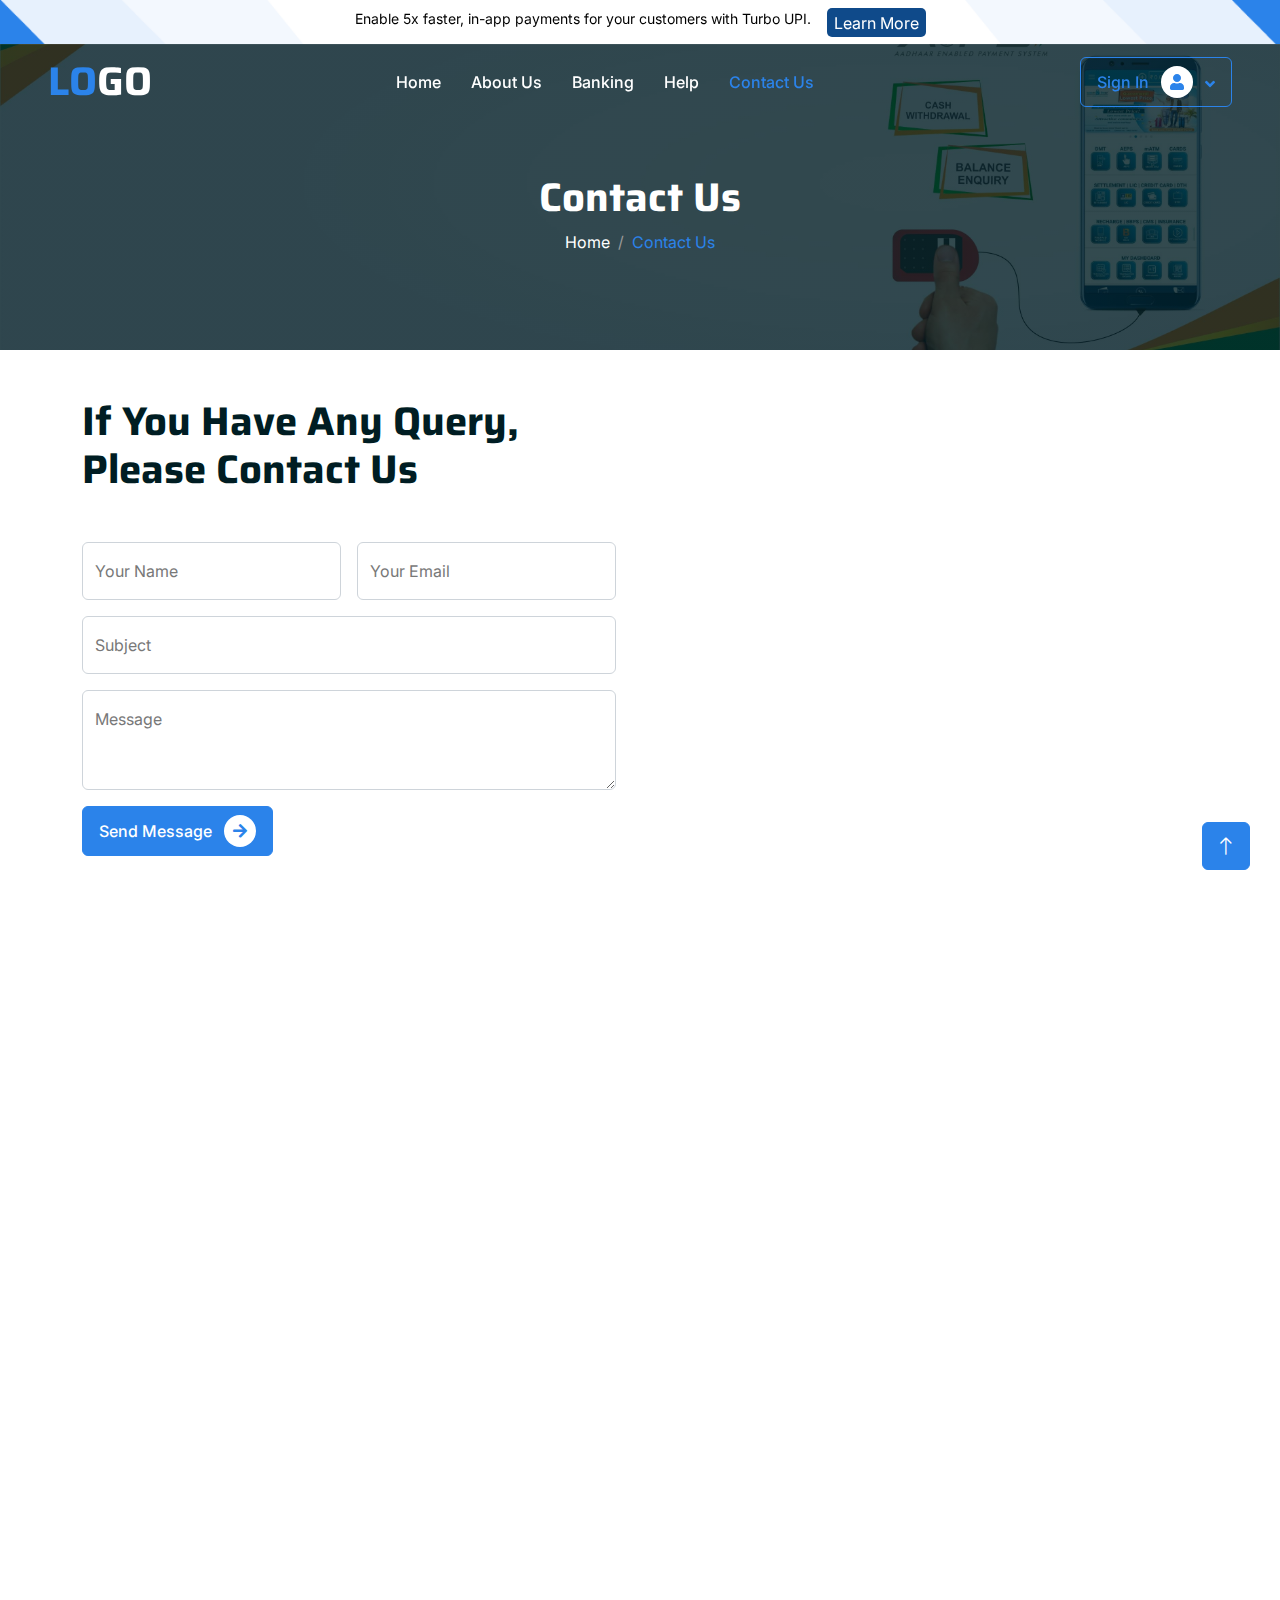
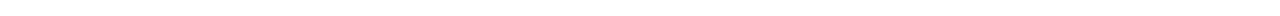
<file: contact.html>
<!DOCTYPE html>
<html lang="en">
  <head>
    <meta charset="utf-8" />
    <title>Money-Transfer</title>
    <meta content="width=device-width, initial-scale=1.0" name="viewport" />
    <meta content="" name="keywords" />
    <meta content="" name="description" />

    <!-- Favicon -->
    <link href="img/favicon.ico" rel="icon" />

    <!-- Google Web Fonts -->
    <link rel="preconnect" href="https://fonts.googleapis.com" />
    <link rel="preconnect" href="https://fonts.gstatic.com" crossorigin />
    <link
      href="https://fonts.googleapis.com/css2?family=Inter:wght@400;500;600&family=Saira:wght@500;600;700&display=swap"
      rel="stylesheet"
    />

    <link
      href="https://cdnjs.cloudflare.com/ajax/libs/font-awesome/5.10.0/css/all.min.css"
      rel="stylesheet"
    />
    <link
      href="https://cdn.jsdelivr.net/npm/bootstrap-icons@1.4.1/font/bootstrap-icons.css"
      rel="stylesheet"
    />

    <link href="lib/animate/animate.min.css" rel="stylesheet" />
    <link href="lib/owlcarousel/assets/owl.carousel.min.css" rel="stylesheet" />

    <link href="css/bootstrap.min.css" rel="stylesheet" />

    <link href="css/style.css" rel="stylesheet" />
    <link href="css/responsive.css" rel="stylesheet" />
  </head>

  <body>
    <!-- Spinner Start -->
    <div
      id="spinner"
      class="show bg-white position-fixed translate-middle w-100 vh-100 top-50 start-50 d-flex align-items-center justify-content-center"
    >
      <div class="spinner-grow text-primary" role="status"></div>
    </div>
    <!-- Spinner End -->

    <!-- Navbar Start -->
    <div
      class="container-fluid fixed-top px-0 wow fadeIn"
      data-wow-delay="0.1s"
    >
      <div class="top-bar d-none d-lg-flex">
        <p class="p-2">
          Enable 5x faster, in-app payments for your customers with Turbo UPI.
        </p>
        <a href="" class="btn-top">Learn More</a>
      </div>

      <nav
        class="navbar navbar-expand-lg py-lg-0 px-lg-5 wow fadeIn"
        data-wow-delay="0.1s"
      >
        <a href="index.html" class="navbar-brand ms-4 ms-lg-0">
          <h1 class="fw-bold text-primary m-0">
            LO<span class="text-white">GO</span>
          </h1>
        </a>
        <button
          type="button"
          class="navbar-toggler me-4"
          data-bs-toggle="collapse"
          data-bs-target="#navbarCollapse"
        >
          <span class="fa fa-bars text-white"></span>
        </button>
        <div class="collapse navbar-collapse" id="navbarCollapse">
          <div class="navbar-nav mx-auto p-4 p-lg-0">
            <a href="index.html" class="nav-item nav-link">Home</a>
            <a href="about.html" class="nav-item nav-link">About Us</a>

            <a href="billing.html" class="nav-item nav-link">Banking</a>
            <a href="help.html" class="nav-item nav-link">Help</a>

            <a href="contact.html" class="nav-item nav-link active"
              >Contact Us</a
            >
          </div>
          <div class="d-none d-lg-flex ms-2 nav-item dropdown">
            <a
              class="btn btn-outline-primary py-2 px-3 nav-link dropdown-toggle"
              href=""
              data-bs-toggle="dropdown"
            >
              Sign In
              <div
                class="d-inline-flex btn-sm-square bg-white text-primary rounded-circle ms-2"
              >
                <i class="fa fa-user"></i>
              </div>
            </a>
            <div class="dropdown-menu m-0">
              <a href="edit-profile.html" class="dropdown-item">Edit Profile</a>
              <a href="forgot-password.html" class="dropdown-item"
                >Change Password</a
              >
              <a href="login.html" class="dropdown-item">Log Out</a>
            </div>
          </div>
        </div>
      </nav>
    </div>
    <!-- Navbar End -->

    <!-- Page Header Start -->
    <div class="container-fluid page-header wow fadeIn" data-wow-delay="0.1s">
      <div
        class="container text-center"
        style="
          display: flex;
          align-items: center;
          justify-content: flex-end;
          height: 100%;
          flex-direction: column;
        "
      >
        <h1 class="display-6 text-white animated slideInDown mb-2">
          Contact Us
        </h1>
        <nav aria-label="breadcrumb animated slideInDown">
          <ol class="breadcrumb justify-content-center mb-0 align-items-center">
            <li class="breadcrumb-item">
              <a class="text-white" href="#">Home</a>
            </li>

            <li class="breadcrumb-item text-primary active" aria-current="page">
              Contact Us
            </li>
          </ol>
        </nav>
      </div>
    </div>
    <!-- Page Header End -->

    <!-- Contact Start -->
    <div class="container-xxl py-5">
      <div class="container">
        <div class="row g-5">
          <div class="col-lg-6 wow fadeIn" data-wow-delay="0.1s">
            <h1 class="display-6 mb-5">
              If You Have Any Query, Please Contact Us
            </h1>

            <form>
              <div class="row g-3">
                <div class="col-md-6">
                  <div class="form-floating">
                    <input
                      type="text"
                      class="form-control"
                      id="name"
                      placeholder="Your Name"
                    />
                    <label for="name">Your Name</label>
                  </div>
                </div>
                <div class="col-md-6">
                  <div class="form-floating">
                    <input
                      type="email"
                      class="form-control"
                      id="email"
                      placeholder="Your Email"
                    />
                    <label for="email">Your Email</label>
                  </div>
                </div>
                <div class="col-12">
                  <div class="form-floating">
                    <input
                      type="text"
                      class="form-control"
                      id="subject"
                      placeholder="Subject"
                    />
                    <label for="subject">Subject</label>
                  </div>
                </div>
                <div class="col-12">
                  <div class="form-floating">
                    <textarea
                      class="form-control"
                      placeholder="Leave a message here"
                      id="message"
                      style="height: 100px"
                    ></textarea>
                    <label for="message">Message</label>
                  </div>
                </div>
                <div class="col-12">
                  <button class="btn btn-primary py-2 px-3 me-3">
                    Send Message
                    <div
                      class="d-inline-flex btn-sm-square bg-white text-primary rounded-circle ms-2"
                    >
                      <i class="fa fa-arrow-right"></i>
                    </div>
                  </button>
                </div>
              </div>
            </form>
          </div>
          <div
            class="col-lg-6 wow fadeIn"
            data-wow-delay="0.5s"
            style="min-height: 450px"
          >
            <div class="position-relative rounded overflow-hidden h-100">
              <iframe
                class="position-relative w-100 h-100"
                src="https://www.google.com/maps/embed?pb=!1m18!1m12!1m3!1d3683.5870446783547!2d88.38096607441824!3d22.594543332167422!2m3!1f0!2f0!3f0!3m2!1i1024!2i768!4f13.1!3m3!1m2!1s0x3bc2c3df0d0536f5%3A0xbba5789260b4f27f!2sOMM%20Software%20Innovation!5e0!3m2!1sen!2sin!4v1686307021815!5m2!1sen!2sin"
                frameborder="0"
                style="min-height: 450px; border: 0"
                allowfullscreen=""
                aria-hidden="false"
                tabindex="0"
              ></iframe>
            </div>
          </div>
        </div>
      </div>
    </div>
    <!-- Contact End -->

    <!-- subscribe start -->
    <div class="container wow fadeIn" data-wow-delay="0.1s">
      <div class="container">
        <div class="row">
          <div class="col-lg-10 col-12 offset-0 offset-lg-1">
            <div class="subscribe-section">
              <div class="subscribe-border">
                <h1 class="text-center">Start accepting payments right away</h1>
                <a class="btn btn-primary py-2 px-3 me-3 mt-2" href="">
                  View More
                  <div
                    class="d-inline-flex btn-sm-square bg-white text-primary rounded-circle ms-2"
                  >
                    <i class="fa fa-arrow-right"></i>
                  </div>
                </a>
              </div>
            </div>
          </div>
        </div>
      </div>
    </div>
    <!-- subscribe end -->

    <!-- Footer Start -->
    <div
      class="container-fluid bg-dark text-white-50 footer pt-5 wow fadeIn"
      data-wow-delay="0.1s"
    >
      <div class="container py-5">
        <div class="row g-5">
          <div class="col-lg-3 col-md-6">
            <h1 class="fw-bold text-primary mb-4">
              LO<span class="text-white">GO</span>
            </h1>
            <p>
              Lorem Ipsum is simply dummy text of the and typesetting industry.
              Lorem Ipsum is dummy text of the printing.
            </p>
            <div class="d-flex pt-2">
              <a class="btn btn-square me-1" href=""
                ><i class="fab fa-twitter"></i
              ></a>
              <a class="btn btn-square me-1" href=""
                ><i class="fab fa-facebook-f"></i
              ></a>
              <a class="btn btn-square me-1" href=""
                ><i class="fab fa-youtube"></i
              ></a>
              <a class="btn btn-square me-0" href=""
                ><i class="fab fa-linkedin-in"></i
              ></a>
            </div>
          </div>
          <div class="col-lg-3 col-md-6">
            <h5 class="text-light mb-4">Address</h5>
            <p>
              <i class="fa fa-map-marker-alt me-3"></i>Brooklyn, New York,
              United States
            </p>
            <p><i class="fa fa-phone-alt me-3"></i>+012 345 67890</p>
            <p><i class="fa fa-envelope me-3"></i>info@example.com</p>
          </div>
          <div class="col-lg-3 col-md-6">
            <h5 class="text-light mb-4">Quick Links</h5>
            <a class="btn btn-link" href="about.html">About Us</a>
            <a class="btn btn-link" href="contact.html">Contact Us</a>
            <a class="btn btn-link" href="help.html">Help & Support</a>
            <a class="btn btn-link" href="terms.html">Terms & Condition</a>
            <a class="btn btn-link" href="privacy.html">Privacy Policy</a>
          </div>
          <div class="col-lg-3 col-md-6">
            <h5 class="text-light mb-4">Newsletter</h5>
            <p>Dolor amet sit justo amet elitr clita ipsum elitr est.</p>
            <div class="position-relative mx-auto" style="max-width: 400px">
              <input
                class="form-control bg-transparent w-100 py-3 ps-4 pe-5"
                type="text"
                placeholder="Your email"
              />
              <button
                type="button"
                class="btn btn-primary py-2 position-absolute top-0 end-0 mt-2 me-2"
              >
                SignUp
              </button>
            </div>
          </div>
        </div>
      </div>
      <div class="container-fluid copyright">
        <div class="container">
          <div class="row">
            <div class="col-md-6 text-center text-md-start mb-3 mb-md-0">
              &copy; <a href="#">Your Site Name</a>, All Right Reserved.
            </div>
          </div>
        </div>
      </div>
    </div>
    <!-- Footer End -->
    <!-- Back to Top -->
    <a href="#" class="btn btn-lg btn-primary btn-lg-square back-to-top"
      ><i class="bi bi-arrow-up"></i
    ></a>

    <!-- JavaScript Libraries -->
    <script src="https://code.jquery.com/jquery-3.4.1.min.js"></script>
    <script src="https://cdn.jsdelivr.net/npm/bootstrap@5.0.0/dist/js/bootstrap.bundle.min.js"></script>
    <script src="lib/wow/wow.min.js"></script>
    <script src="lib/easing/easing.min.js"></script>
    <script src="lib/waypoints/waypoints.min.js"></script>
    <script src="lib/owlcarousel/owl.carousel.min.js"></script>
    <script src="lib/parallax/parallax.min.js"></script>

    <!-- Template Javascript -->
    <script src="js/main.js"></script>
  </body>
</html>
</file>
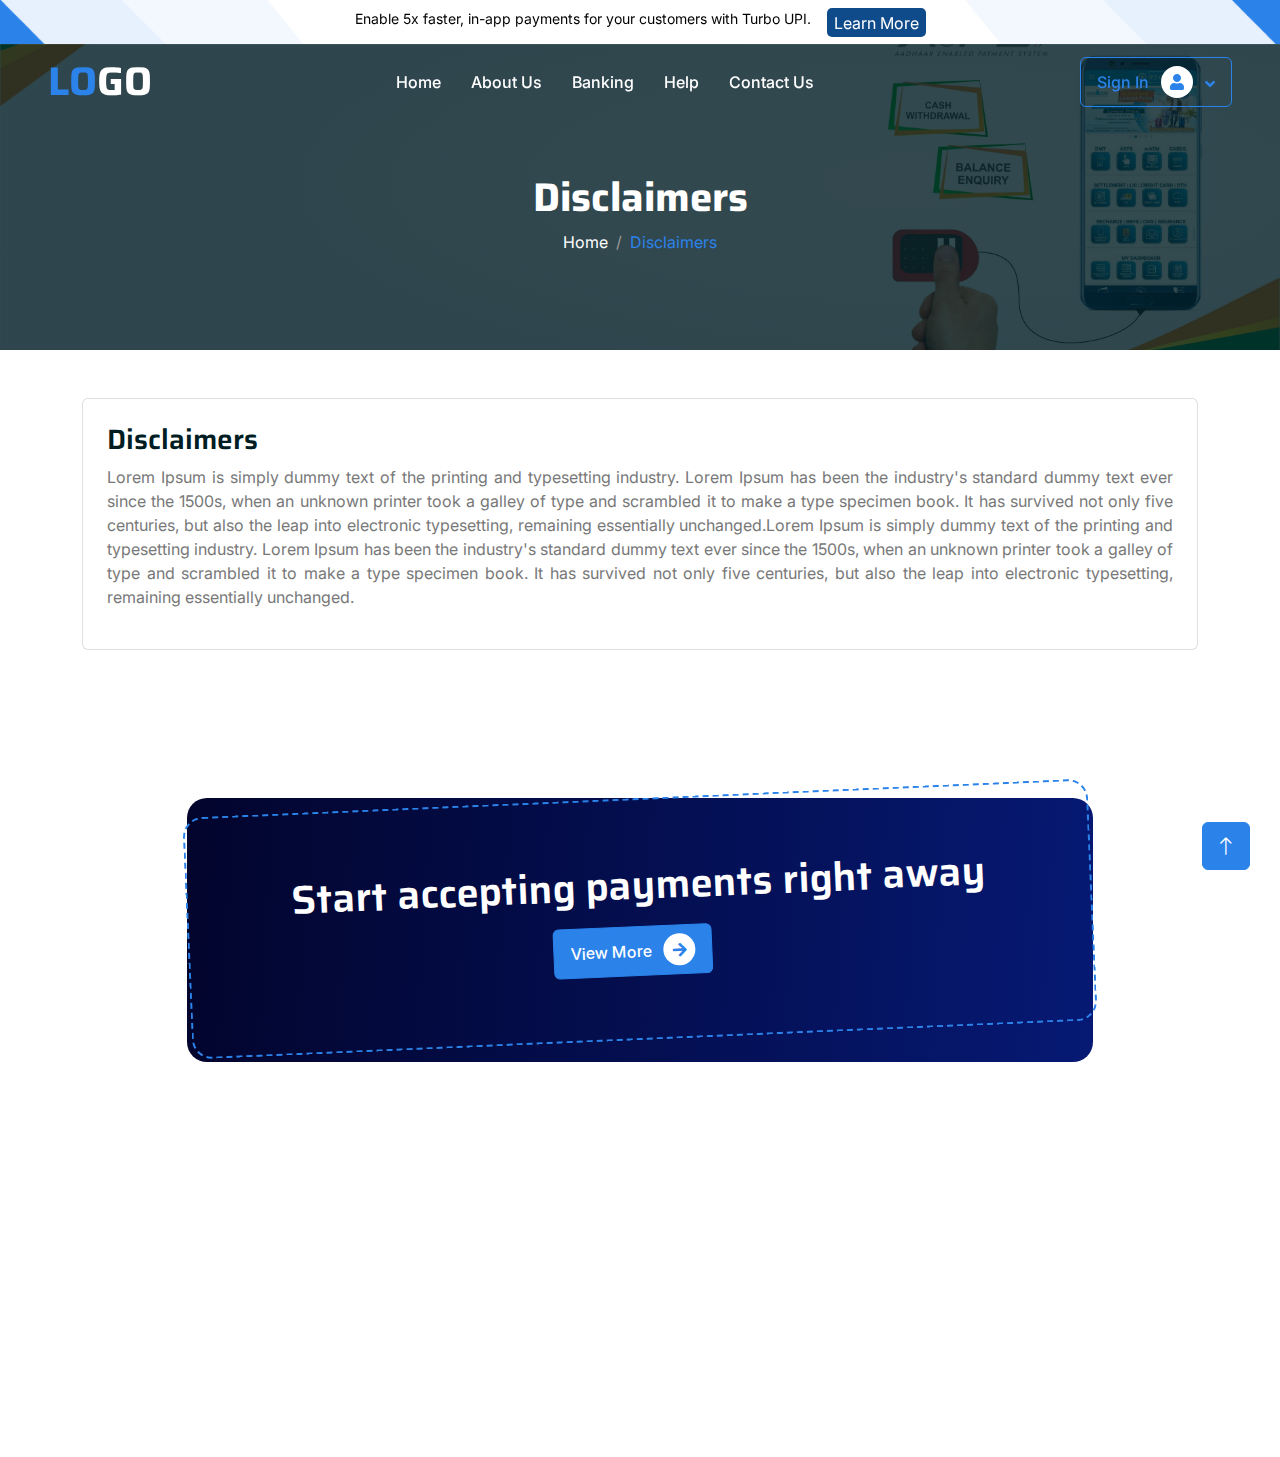
<file: disclaimers.html>
<!DOCTYPE html>
<html lang="en">
  <head>
    <meta charset="utf-8" />
    <title>Money-Transfer</title>
    <meta content="width=device-width, initial-scale=1.0" name="viewport" />
    <meta content="" name="keywords" />
    <meta content="" name="description" />

    <!-- Favicon -->
    <link href="img/favicon.ico" rel="icon" />

    <!-- Google Web Fonts -->
    <link rel="preconnect" href="https://fonts.googleapis.com" />
    <link rel="preconnect" href="https://fonts.gstatic.com" crossorigin />
    <link
      href="https://fonts.googleapis.com/css2?family=Inter:wght@400;500;600&family=Saira:wght@500;600;700&display=swap"
      rel="stylesheet"
    />

    <link
      href="https://cdnjs.cloudflare.com/ajax/libs/font-awesome/5.10.0/css/all.min.css"
      rel="stylesheet"
    />
    <link
      href="https://cdn.jsdelivr.net/npm/bootstrap-icons@1.4.1/font/bootstrap-icons.css"
      rel="stylesheet"
    />

    <link href="lib/animate/animate.min.css" rel="stylesheet" />
    <link href="lib/owlcarousel/assets/owl.carousel.min.css" rel="stylesheet" />

    <link href="css/bootstrap.min.css" rel="stylesheet" />

    <link href="css/style.css" rel="stylesheet" />
    <link href="css/responsive.css" rel="stylesheet" />
  </head>

  <body>
    <!-- Spinner Start -->
    <div
      id="spinner"
      class="show bg-white position-fixed translate-middle w-100 vh-100 top-50 start-50 d-flex align-items-center justify-content-center"
    >
      <div class="spinner-grow text-primary" role="status"></div>
    </div>
    <!-- Spinner End -->

    <!-- Navbar Start -->
    <div
      class="container-fluid fixed-top px-0 wow fadeIn"
      data-wow-delay="0.1s"
    >
      <div class="top-bar d-none d-lg-flex">
        <p class="p-2">
          Enable 5x faster, in-app payments for your customers with Turbo UPI.
        </p>
        <a href="" class="btn-top">Learn More</a>
      </div>

      <nav
        class="navbar navbar-expand-lg py-lg-0 px-lg-5 wow fadeIn"
        data-wow-delay="0.1s"
      >
        <a href="index.html" class="navbar-brand ms-4 ms-lg-0">
          <h1 class="fw-bold text-primary m-0">
            LO<span class="text-white">GO</span>
          </h1>
        </a>
        <button
          type="button"
          class="navbar-toggler me-4"
          data-bs-toggle="collapse"
          data-bs-target="#navbarCollapse"
        >
          <span class="fa fa-bars text-white"></span>
        </button>
        <div class="collapse navbar-collapse" id="navbarCollapse">
          <div class="navbar-nav mx-auto p-4 p-lg-0">
            <a href="index.html" class="nav-item nav-link">Home</a>
            <a href="about.html" class="nav-item nav-link">About Us</a>

            <a href="billing.html" class="nav-item nav-link">Banking</a>
            <a href="help.html" class="nav-item nav-link">Help</a>

            <a href="contact.html" class="nav-item nav-link">Contact Us</a>
          </div>
          <div class="d-none d-lg-flex ms-2 nav-item dropdown">
            <a
              class="btn btn-outline-primary py-2 px-3 nav-link dropdown-toggle"
              href=""
              data-bs-toggle="dropdown"
            >
              Sign In
              <div
                class="d-inline-flex btn-sm-square bg-white text-primary rounded-circle ms-2"
              >
                <i class="fa fa-user"></i>
              </div>
            </a>
            <div class="dropdown-menu m-0">
              <a href="edit-profile.html" class="dropdown-item">Edit Profile</a>
              <a href="forgot-password.html" class="dropdown-item"
                >Change Password</a
              >
              <a href="login.html" class="dropdown-item">Log Out</a>
            </div>
          </div>
        </div>
      </nav>
    </div>
    <!-- Navbar End -->

    <!-- Page Header Start -->
    <div class="container-fluid page-header wow fadeIn" data-wow-delay="0.1s">
      <div
        class="container text-center"
        style="
          display: flex;
          align-items: center;
          justify-content: flex-end;
          height: 100%;
          flex-direction: column;
        "
      >
        <h1 class="display-6 text-white animated slideInDown mb-2">
          Disclaimers
        </h1>
        <nav aria-label="breadcrumb animated slideInDown">
          <ol class="breadcrumb justify-content-center mb-0 align-items-center">
            <li class="breadcrumb-item">
              <a class="text-white" href="#">Home</a>
            </li>

            <li class="breadcrumb-item text-primary active" aria-current="page">
              Disclaimers
            </li>
          </ol>
        </nav>
      </div>
    </div>
    <!-- Page Header End -->

    <!-- section start -->
    <div class="container py-5 mb-5">
      <div class="card p-4">
        <div class="row">
          <div class="col-12">
            <h3>Disclaimers</h3>
            <p style="text-align: justify">
              Lorem Ipsum is simply dummy text of the printing and typesetting
              industry. Lorem Ipsum has been the industry's standard dummy text
              ever since the 1500s, when an unknown printer took a galley of
              type and scrambled it to make a type specimen book. It has
              survived not only five centuries, but also the leap into
              electronic typesetting, remaining essentially unchanged.Lorem
              Ipsum is simply dummy text of the printing and typesetting
              industry. Lorem Ipsum has been the industry's standard dummy text
              ever since the 1500s, when an unknown printer took a galley of
              type and scrambled it to make a type specimen book. It has
              survived not only five centuries, but also the leap into
              electronic typesetting, remaining essentially unchanged.
            </p>
          </div>
        </div>
      </div>
    </div>
    <!-- section end -->

    <!-- subscribe start -->
    <div class="container wow fadeIn" data-wow-delay="0.1s">
      <div class="container">
        <div class="row">
          <div class="col-lg-10 col-12 offset-0 offset-lg-1">
            <div class="subscribe-section">
              <div class="subscribe-border">
                <h1 class="text-center">Start accepting payments right away</h1>
                <a class="btn btn-primary py-2 px-3 me-3 mt-2" href="">
                  View More
                  <div
                    class="d-inline-flex btn-sm-square bg-white text-primary rounded-circle ms-2"
                  >
                    <i class="fa fa-arrow-right"></i>
                  </div>
                </a>
              </div>
            </div>
          </div>
        </div>
      </div>
    </div>
    <!-- subscribe end -->

    <!-- Footer Start -->
    <div
      class="container-fluid bg-dark text-white-50 footer pt-5 wow fadeIn"
      data-wow-delay="0.1s"
    >
      <div class="container py-5">
        <div class="row g-5">
          <div class="col-lg-3 col-md-6">
            <h1 class="fw-bold text-primary mb-4">
              LO<span class="text-white">GO</span>
            </h1>
            <p>
              Lorem Ipsum is simply dummy text of the and typesetting industry.
              Lorem Ipsum is dummy text of the printing.
            </p>
            <div class="d-flex pt-2">
              <a class="btn btn-square me-1" href=""
                ><i class="fab fa-twitter"></i
              ></a>
              <a class="btn btn-square me-1" href=""
                ><i class="fab fa-facebook-f"></i
              ></a>
              <a class="btn btn-square me-1" href=""
                ><i class="fab fa-youtube"></i
              ></a>
              <a class="btn btn-square me-0" href=""
                ><i class="fab fa-linkedin-in"></i
              ></a>
            </div>
          </div>
          <div class="col-lg-3 col-md-6">
            <h5 class="text-light mb-4">Address</h5>
            <p>
              <i class="fa fa-map-marker-alt me-3"></i>Brooklyn, New York,
              United States
            </p>
            <p><i class="fa fa-phone-alt me-3"></i>+012 345 67890</p>
            <p><i class="fa fa-envelope me-3"></i>info@example.com</p>
          </div>
          <div class="col-lg-3 col-md-6">
            <h5 class="text-light mb-4">Quick Links</h5>
            <a class="btn btn-link" href="about.html">About Us</a>
            <a class="btn btn-link" href="contact.html">Contact Us</a>
            <a class="btn btn-link" href="help.html">Help & Support</a>
            <a class="btn btn-link" href="terms.html">Terms & Condition</a>
            <a class="btn btn-link" href="privacy.html">Privacy Policy</a>
          </div>
          <div class="col-lg-3 col-md-6">
            <h5 class="text-light mb-4">Newsletter</h5>
            <p>Dolor amet sit justo amet elitr clita ipsum elitr est.</p>
            <div class="position-relative mx-auto" style="max-width: 400px">
              <input
                class="form-control bg-transparent w-100 py-3 ps-4 pe-5"
                type="text"
                placeholder="Your email"
              />
              <button
                type="button"
                class="btn btn-primary py-2 position-absolute top-0 end-0 mt-2 me-2"
              >
                SignUp
              </button>
            </div>
          </div>
        </div>
      </div>
      <div class="container-fluid copyright">
        <div class="container">
          <div class="row">
            <div class="col-md-6 text-center text-md-start mb-3 mb-md-0">
              &copy; <a href="#">Your Site Name</a>, All Right Reserved.
            </div>
          </div>
        </div>
      </div>
    </div>
    <!-- Footer End -->
    <!-- Back to Top -->
    <a href="#" class="btn btn-lg btn-primary btn-lg-square back-to-top"
      ><i class="bi bi-arrow-up"></i
    ></a>

    <!-- JavaScript Libraries -->
    <script src="https://code.jquery.com/jquery-3.4.1.min.js"></script>
    <script src="https://cdn.jsdelivr.net/npm/bootstrap@5.0.0/dist/js/bootstrap.bundle.min.js"></script>
    <script src="lib/wow/wow.min.js"></script>
    <script src="lib/easing/easing.min.js"></script>
    <script src="lib/waypoints/waypoints.min.js"></script>
    <script src="lib/owlcarousel/owl.carousel.min.js"></script>
    <script src="lib/parallax/parallax.min.js"></script>

    <!-- Template Javascript -->
    <script src="js/main.js"></script>
  </body>
</html>
</file>
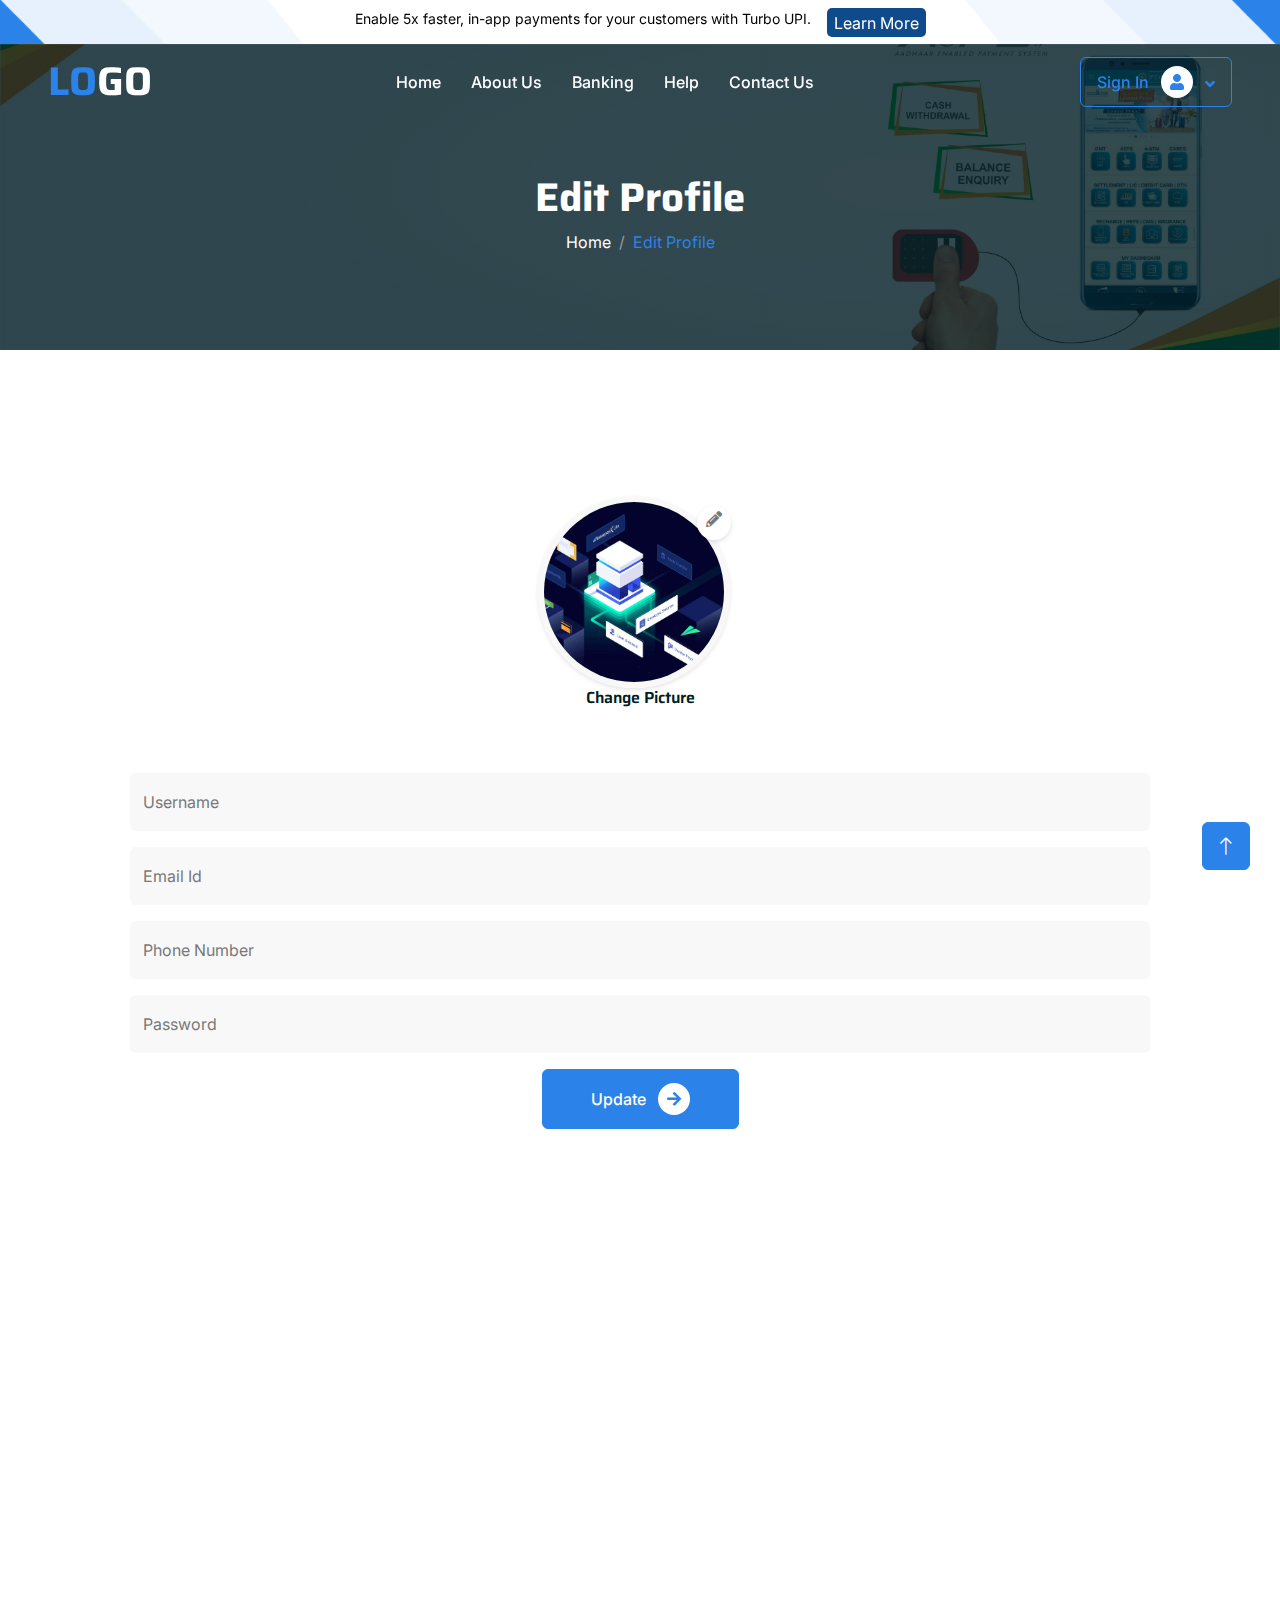
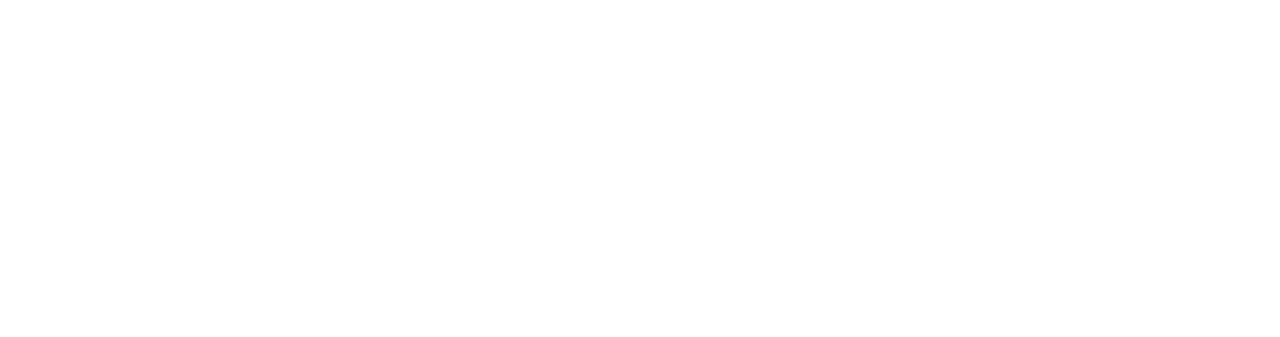
<file: edit-profile.html>
<!DOCTYPE html>
<html lang="en">
  <head>
    <meta charset="utf-8" />
    <title>Money-Transfer</title>
    <meta content="width=device-width, initial-scale=1.0" name="viewport" />
    <meta content="" name="keywords" />
    <meta content="" name="description" />

    <!-- Favicon -->
    <link href="img/favicon.ico" rel="icon" />

    <!-- Google Web Fonts -->
    <link rel="preconnect" href="https://fonts.googleapis.com" />
    <link rel="preconnect" href="https://fonts.gstatic.com" crossorigin />
    <link
      href="https://fonts.googleapis.com/css2?family=Inter:wght@400;500;600&family=Saira:wght@500;600;700&display=swap"
      rel="stylesheet"
    />

    <link
      href="https://cdnjs.cloudflare.com/ajax/libs/font-awesome/5.10.0/css/all.min.css"
      rel="stylesheet"
    />
    <link
      href="https://cdn.jsdelivr.net/npm/bootstrap-icons@1.4.1/font/bootstrap-icons.css"
      rel="stylesheet"
    />

    <link href="lib/animate/animate.min.css" rel="stylesheet" />
    <link href="lib/owlcarousel/assets/owl.carousel.min.css" rel="stylesheet" />

    <link href="css/bootstrap.min.css" rel="stylesheet" />

    <link href="css/style.css" rel="stylesheet" />
    <link href="css/responsive.css" rel="stylesheet" />
  </head>

  <body>
    <!-- Spinner Start -->
    <div
      id="spinner"
      class="show bg-white position-fixed translate-middle w-100 vh-100 top-50 start-50 d-flex align-items-center justify-content-center"
    >
      <div class="spinner-grow text-primary" role="status"></div>
    </div>
    <!-- Spinner End -->

    <!-- Navbar Start -->
    <div
      class="container-fluid fixed-top px-0 wow fadeIn"
      data-wow-delay="0.1s"
    >
      <div class="top-bar d-none d-lg-flex">
        <p class="p-2">
          Enable 5x faster, in-app payments for your customers with Turbo UPI.
        </p>
        <a href="" class="btn-top">Learn More</a>
      </div>

      <nav
        class="navbar navbar-expand-lg py-lg-0 px-lg-5 wow fadeIn"
        data-wow-delay="0.1s"
      >
        <a href="index.html" class="navbar-brand ms-4 ms-lg-0">
          <h1 class="fw-bold text-primary m-0">
            LO<span class="text-white">GO</span>
          </h1>
        </a>
        <button
          type="button"
          class="navbar-toggler me-4"
          data-bs-toggle="collapse"
          data-bs-target="#navbarCollapse"
        >
          <span class="fa fa-bars text-white"></span>
        </button>
        <div class="collapse navbar-collapse" id="navbarCollapse">
          <div class="navbar-nav mx-auto p-4 p-lg-0">
            <a href="index.html" class="nav-item nav-link">Home</a>
            <a href="about.html" class="nav-item nav-link">About Us</a>

            <a href="billing.html" class="nav-item nav-link">Banking</a>
            <a href="help.html" class="nav-item nav-link">Help</a>

            <a href="contact.html" class="nav-item nav-link">Contact Us</a>
          </div>
          <div class="d-none d-lg-flex ms-2 nav-item dropdown">
            <a
              class="btn btn-outline-primary py-2 px-3 nav-link dropdown-toggle"
              href=""
              data-bs-toggle="dropdown"
            >
              Sign In
              <div
                class="d-inline-flex btn-sm-square bg-white text-primary rounded-circle ms-2"
              >
                <i class="fa fa-user"></i>
              </div>
            </a>
            <div class="dropdown-menu m-0">
              <a href="edit-profile.html" class="dropdown-item">Edit Profile</a>
              <a href="forgot-password.html" class="dropdown-item"
                >Change Password</a
              >
              <a href="login.html" class="dropdown-item">Log Out</a>
            </div>
          </div>
        </div>
      </nav>
    </div>
    <!-- Navbar End -->

    <!-- Page Header Start -->
    <div class="container-fluid page-header wow fadeIn" data-wow-delay="0.1s">
      <div
        class="container text-center"
        style="
          display: flex;
          align-items: center;
          justify-content: flex-end;
          height: 100%;
          flex-direction: column;
        "
      >
        <h1 class="display-6 text-white animated slideInDown mb-2">
          Edit Profile
        </h1>
        <nav aria-label="breadcrumb animated slideInDown">
          <ol class="breadcrumb justify-content-center mb-0 align-items-center">
            <li class="breadcrumb-item">
              <a class="text-white" href="#">Home</a>
            </li>

            <li class="breadcrumb-item text-primary active" aria-current="page">
              Edit Profile
            </li>
          </ol>
        </nav>
      </div>
    </div>
    <!-- Page Header End -->

    <!-- Donate Start -->
    <div class="container-fluid py-5">
      <div class="container">
        <div class="row g-5 align-items-center">
          <div class="col-lg-12 wow fadeIn" data-wow-delay="0.5s">
            <div class="h-100 p-5">
              <form>
                <div class="row g-3">
                  <div class="col-12 text-center">
                    <div class="avatar-upload">
                      <div class="avatar-edit">
                        <input
                          type="file"
                          id="imageUpload"
                          accept=".png, .jpg, .jpeg"
                        />
                        <label for="imageUpload"
                          ><i class="fa fa-pencil-alt"></i
                        ></label>
                      </div>
                      <div class="avatar-preview">
                        <div
                          id="imagePreview"
                          style="background-image: url('img/1.png')"
                        ></div>
                      </div>
                      <h6>Change Picture</h6>
                    </div>
                  </div>
                  <div class="col-12">
                    <div class="form-floating">
                      <input
                        type="text"
                        class="form-control bg-light border-0"
                        id="name"
                        placeholder="Username"
                      />
                      <label for="name">Username</label>
                    </div>
                  </div>
                  <div class="col-12">
                    <div class="form-floating">
                      <input
                        type="email"
                        class="form-control bg-light border-0"
                        id="email"
                        placeholder="Email Id"
                      />
                      <label for="email">Email Id</label>
                    </div>
                  </div>
                  <div class="col-12">
                    <div class="form-floating">
                      <input
                        type="number"
                        class="form-control bg-light border-0"
                        id="Phone"
                        placeholder="Phone Number"
                      />
                      <label for="Phone">Phone Number</label>
                    </div>
                  </div>
                  <div class="col-12">
                    <div class="form-floating">
                      <input
                        type="password"
                        class="form-control bg-light border-0"
                        id="Password"
                        placeholder="Password "
                      />
                      <label for="Password">Password </label>
                    </div>
                  </div>

                  <div class="col-12 text-center">
                    <button class="btn btn-primary px-5" style="height: 60px">
                      Update
                      <div
                        class="d-inline-flex btn-sm-square bg-white text-primary rounded-circle ms-2"
                      >
                        <i class="fa fa-arrow-right"></i>
                      </div>
                    </button>
                  </div>
                </div>
              </form>
            </div>
          </div>
        </div>
      </div>
    </div>
    <!-- Donate End -->

    <!-- subscribe start -->
    <div class="container wow fadeIn" data-wow-delay="0.1s">
      <div class="container">
        <div class="row">
          <div class="col-lg-10 col-12 offset-0 offset-lg-1">
            <div class="subscribe-section">
              <div class="subscribe-border">
                <h1 class="text-center">Start accepting payments right away</h1>
                <a class="btn btn-primary py-2 px-3 me-3 mt-2" href="">
                  View More
                  <div
                    class="d-inline-flex btn-sm-square bg-white text-primary rounded-circle ms-2"
                  >
                    <i class="fa fa-arrow-right"></i>
                  </div>
                </a>
              </div>
            </div>
          </div>
        </div>
      </div>
    </div>
    <!-- subscribe end -->

    <!-- Footer Start -->
    <div
      class="container-fluid bg-dark text-white-50 footer pt-5 wow fadeIn"
      data-wow-delay="0.1s"
    >
      <div class="container py-5">
        <div class="row g-5">
          <div class="col-lg-3 col-md-6">
            <h1 class="fw-bold text-primary mb-4">
              LO<span class="text-white">GO</span>
            </h1>
            <p>
              Lorem Ipsum is simply dummy text of the and typesetting industry.
              Lorem Ipsum is dummy text of the printing.
            </p>
            <div class="d-flex pt-2">
              <a class="btn btn-square me-1" href=""
                ><i class="fab fa-twitter"></i
              ></a>
              <a class="btn btn-square me-1" href=""
                ><i class="fab fa-facebook-f"></i
              ></a>
              <a class="btn btn-square me-1" href=""
                ><i class="fab fa-youtube"></i
              ></a>
              <a class="btn btn-square me-0" href=""
                ><i class="fab fa-linkedin-in"></i
              ></a>
            </div>
          </div>
          <div class="col-lg-3 col-md-6">
            <h5 class="text-light mb-4">Address</h5>
            <p>
              <i class="fa fa-map-marker-alt me-3"></i>Brooklyn, New York,
              United States
            </p>
            <p><i class="fa fa-phone-alt me-3"></i>+012 345 67890</p>
            <p><i class="fa fa-envelope me-3"></i>info@example.com</p>
          </div>
          <div class="col-lg-3 col-md-6">
            <h5 class="text-light mb-4">Quick Links</h5>
            <a class="btn btn-link" href="about.html">About Us</a>
            <a class="btn btn-link" href="contact.html">Contact Us</a>
            <a class="btn btn-link" href="help.html">Help & Support</a>
            <a class="btn btn-link" href="terms.html">Terms & Condition</a>
            <a class="btn btn-link" href="privacy.html">Privacy Policy</a>
          </div>
          <div class="col-lg-3 col-md-6">
            <h5 class="text-light mb-4">Newsletter</h5>
            <p>Dolor amet sit justo amet elitr clita ipsum elitr est.</p>
            <div class="position-relative mx-auto" style="max-width: 400px">
              <input
                class="form-control bg-transparent w-100 py-3 ps-4 pe-5"
                type="text"
                placeholder="Your email"
              />
              <button
                type="button"
                class="btn btn-primary py-2 position-absolute top-0 end-0 mt-2 me-2"
              >
                SignUp
              </button>
            </div>
          </div>
        </div>
      </div>
      <div class="container-fluid copyright">
        <div class="container">
          <div class="row">
            <div class="col-md-6 text-center text-md-start mb-3 mb-md-0">
              &copy; <a href="#">Your Site Name</a>, All Right Reserved.
            </div>
          </div>
        </div>
      </div>
    </div>
    <!-- Footer End -->
    <!-- Back to Top -->
    <a href="#" class="btn btn-lg btn-primary btn-lg-square back-to-top"
      ><i class="bi bi-arrow-up"></i
    ></a>

    <!-- JavaScript Libraries -->
    <script src="https://code.jquery.com/jquery-3.4.1.min.js"></script>
    <script src="https://cdn.jsdelivr.net/npm/bootstrap@5.0.0/dist/js/bootstrap.bundle.min.js"></script>
    <script src="lib/wow/wow.min.js"></script>
    <script src="lib/easing/easing.min.js"></script>
    <script src="lib/waypoints/waypoints.min.js"></script>
    <script src="lib/owlcarousel/owl.carousel.min.js"></script>
    <script src="lib/parallax/parallax.min.js"></script>

    <!-- Template Javascript -->
    <script src="js/main.js"></script>
  </body>
</html>
</file>
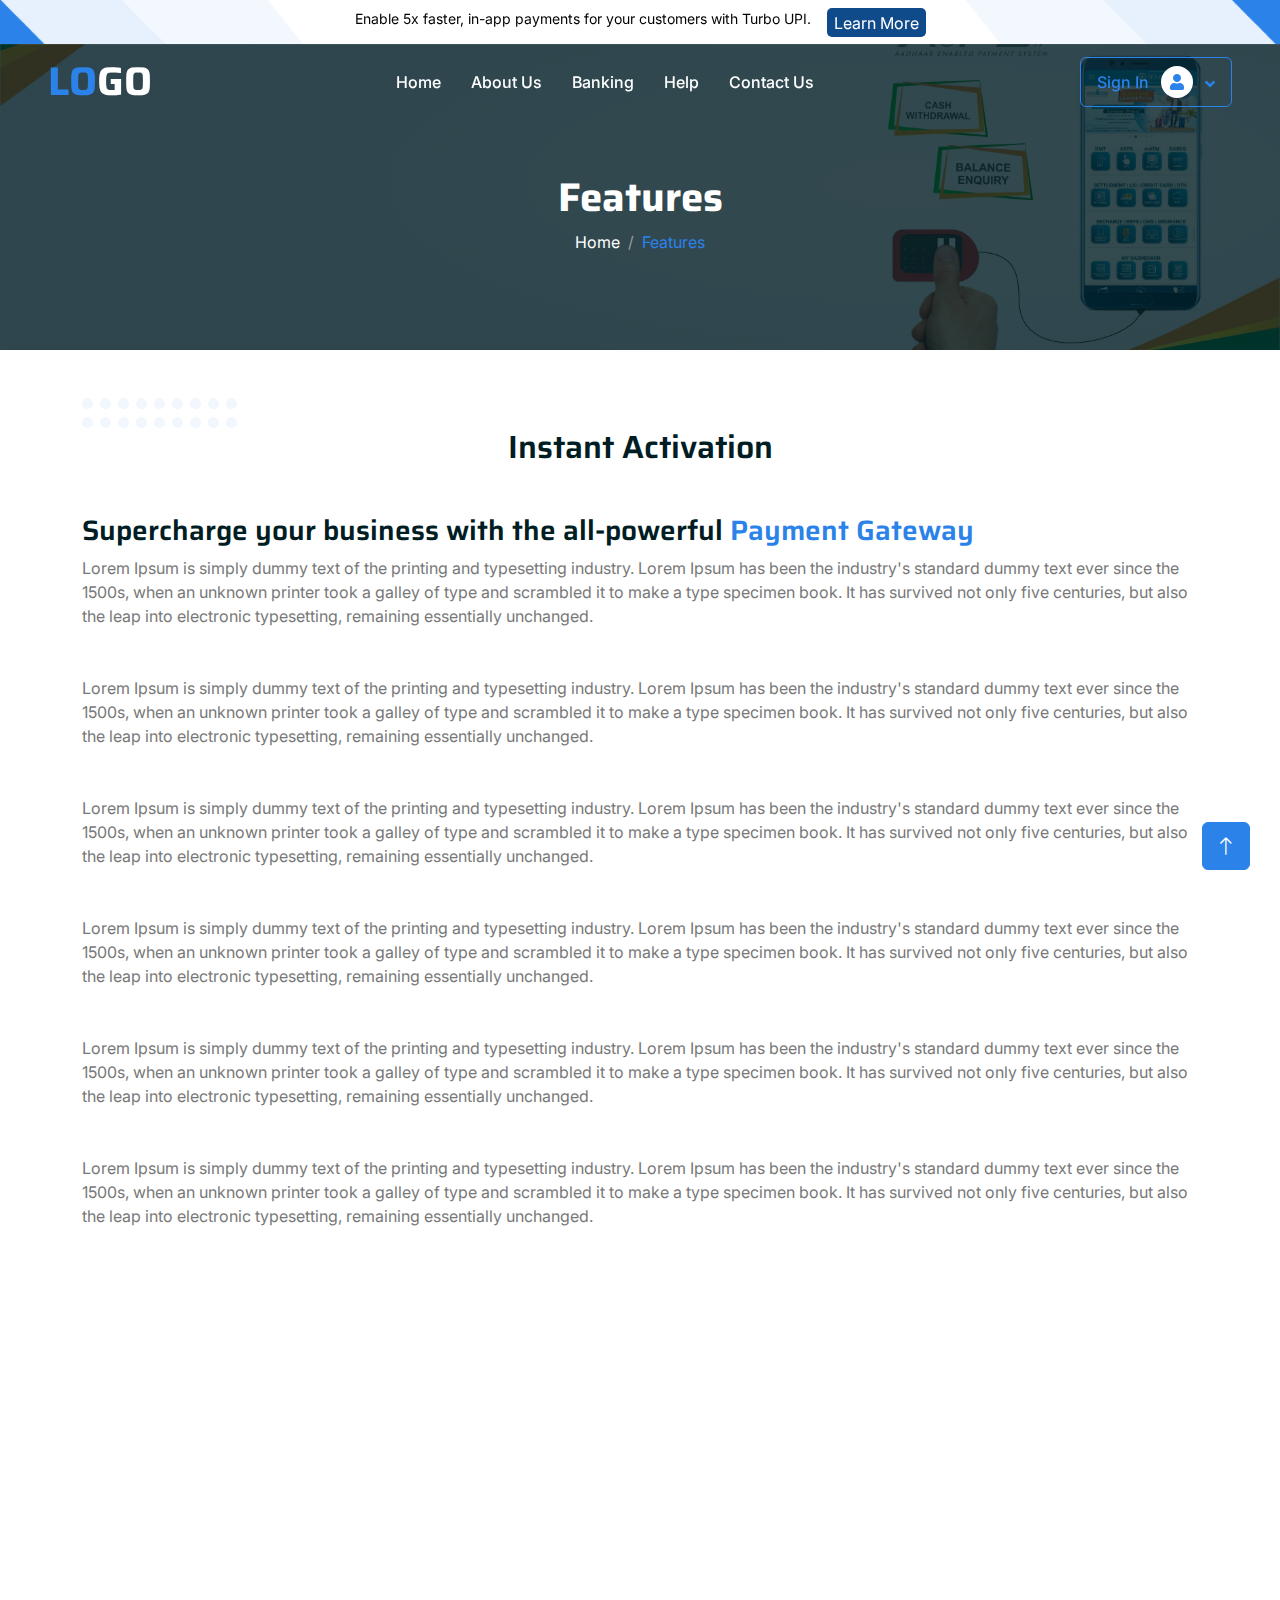
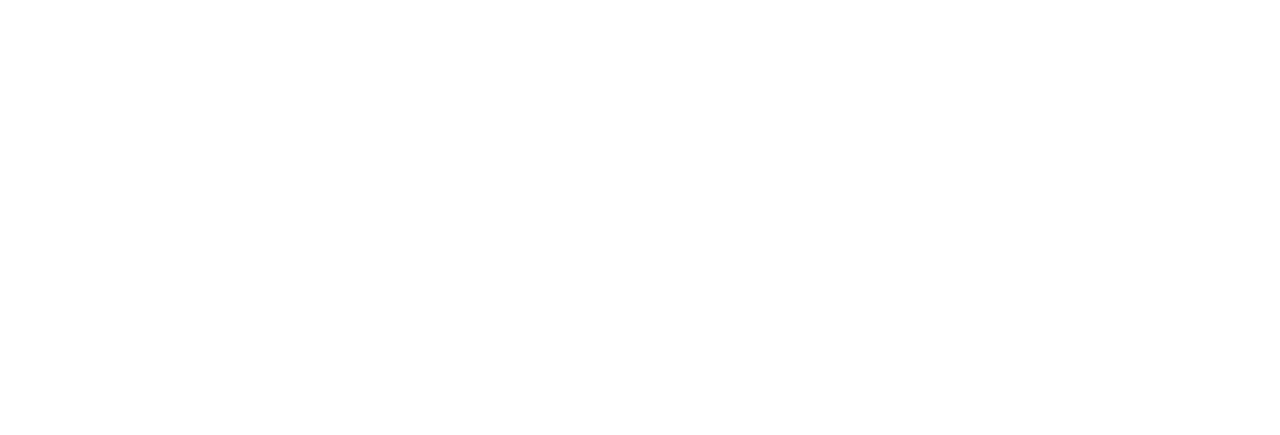
<file: feature.html>
<!DOCTYPE html>
<html lang="en">
  <head>
    <meta charset="utf-8" />
    <title>Money-Transfer</title>
    <meta content="width=device-width, initial-scale=1.0" name="viewport" />
    <meta content="" name="keywords" />
    <meta content="" name="description" />

    <!-- Favicon -->
    <link href="img/favicon.ico" rel="icon" />

    <!-- Google Web Fonts -->
    <link rel="preconnect" href="https://fonts.googleapis.com" />
    <link rel="preconnect" href="https://fonts.gstatic.com" crossorigin />
    <link
      href="https://fonts.googleapis.com/css2?family=Inter:wght@400;500;600&family=Saira:wght@500;600;700&display=swap"
      rel="stylesheet"
    />

    <link
      href="https://cdnjs.cloudflare.com/ajax/libs/font-awesome/5.10.0/css/all.min.css"
      rel="stylesheet"
    />
    <link
      href="https://cdn.jsdelivr.net/npm/bootstrap-icons@1.4.1/font/bootstrap-icons.css"
      rel="stylesheet"
    />

    <link href="lib/animate/animate.min.css" rel="stylesheet" />
    <link href="lib/owlcarousel/assets/owl.carousel.min.css" rel="stylesheet" />

    <link href="css/bootstrap.min.css" rel="stylesheet" />

    <link href="css/style.css" rel="stylesheet" />
    <link href="css/responsive.css" rel="stylesheet" />
  </head>

  <body>
    <!-- Spinner Start -->
    <div
      id="spinner"
      class="show bg-white position-fixed translate-middle w-100 vh-100 top-50 start-50 d-flex align-items-center justify-content-center"
    >
      <div class="spinner-grow text-primary" role="status"></div>
    </div>
    <!-- Spinner End -->

    <!-- Navbar Start -->
    <div
      class="container-fluid fixed-top px-0 wow fadeIn"
      data-wow-delay="0.1s"
    >
      <div class="top-bar d-none d-lg-flex">
        <p class="p-2">
          Enable 5x faster, in-app payments for your customers with Turbo UPI.
        </p>
        <a href="" class="btn-top">Learn More</a>
      </div>

      <nav
        class="navbar navbar-expand-lg py-lg-0 px-lg-5 wow fadeIn"
        data-wow-delay="0.1s"
      >
        <a href="index.html" class="navbar-brand ms-4 ms-lg-0">
          <h1 class="fw-bold text-primary m-0">
            LO<span class="text-white">GO</span>
          </h1>
        </a>
        <button
          type="button"
          class="navbar-toggler me-4"
          data-bs-toggle="collapse"
          data-bs-target="#navbarCollapse"
        >
          <span class="fa fa-bars text-white"></span>
        </button>
        <div class="collapse navbar-collapse" id="navbarCollapse">
          <div class="navbar-nav mx-auto p-4 p-lg-0">
            <a href="index.html" class="nav-item nav-link">Home</a>
            <a href="about.html" class="nav-item nav-link">About Us</a>

            <a href="billing.html" class="nav-item nav-link">Banking</a>
            <a href="help.html" class="nav-item nav-link">Help</a>

            <a href="contact.html" class="nav-item nav-link">Contact Us</a>
          </div>
          <div class="d-none d-lg-flex ms-2 nav-item dropdown">
            <a
              class="btn btn-outline-primary py-2 px-3 nav-link dropdown-toggle"
              href=""
              data-bs-toggle="dropdown"
            >
              Sign In
              <div
                class="d-inline-flex btn-sm-square bg-white text-primary rounded-circle ms-2"
              >
                <i class="fa fa-user"></i>
              </div>
            </a>
            <div class="dropdown-menu m-0">
              <a href="edit-profile.html" class="dropdown-item">Edit Profile</a>
              <a href="forgot-password.html" class="dropdown-item"
                >Change Password</a
              >
              <a href="login.html" class="dropdown-item">Log Out</a>
            </div>
          </div>
        </div>
      </nav>
    </div>
    <!-- Navbar End -->

    <!-- Page Header Start -->
    <div class="container-fluid page-header wow fadeIn" data-wow-delay="0.1s">
      <div
        class="container text-center"
        style="
          display: flex;
          align-items: center;
          justify-content: flex-end;
          height: 100%;
          flex-direction: column;
        "
      >
        <h1 class="display-6 text-white animated slideInDown mb-2">Features</h1>
        <nav aria-label="breadcrumb animated slideInDown">
          <ol class="breadcrumb justify-content-center mb-0 align-items-center">
            <li class="breadcrumb-item">
              <a class="text-white" href="#">Home</a>
            </li>

            <li class="breadcrumb-item text-primary active" aria-current="page">
              Features
            </li>
          </ol>
        </nav>
      </div>
    </div>
    <!-- Page Header End -->

    <!-- About Start -->
    <div class="container-xxl py-5">
      <div class="container">
        <img src="./img/Group 12.png" alt="" srcset="" />
        <h2 class="text-center mb-5">Instant Activation</h2>
        <div class="row g-5">
          <div class="col-lg-12 wow fadeInUp" data-wow-delay="0.5s">
            <div
              class="h-100 d-flex justify-content-center align-items-start flex-column"
            >
              <h3 class="">
                Supercharge your business with the all‑powerful
                <span class="text-primary"> Payment Gateway</span>
              </h3>

              <p class="mb-5">
                Lorem Ipsum is simply dummy text of the printing and typesetting
                industry. Lorem Ipsum has been the industry's standard dummy
                text ever since the 1500s, when an unknown printer took a galley
                of type and scrambled it to make a type specimen book. It has
                survived not only five centuries, but also the leap into
                electronic typesetting, remaining essentially unchanged.
              </p>
              <p class="mb-5">
                Lorem Ipsum is simply dummy text of the printing and typesetting
                industry. Lorem Ipsum has been the industry's standard dummy
                text ever since the 1500s, when an unknown printer took a galley
                of type and scrambled it to make a type specimen book. It has
                survived not only five centuries, but also the leap into
                electronic typesetting, remaining essentially unchanged.
              </p>
              <p class="mb-5">
                Lorem Ipsum is simply dummy text of the printing and typesetting
                industry. Lorem Ipsum has been the industry's standard dummy
                text ever since the 1500s, when an unknown printer took a galley
                of type and scrambled it to make a type specimen book. It has
                survived not only five centuries, but also the leap into
                electronic typesetting, remaining essentially unchanged.
              </p>
              <p class="mb-5">
                Lorem Ipsum is simply dummy text of the printing and typesetting
                industry. Lorem Ipsum has been the industry's standard dummy
                text ever since the 1500s, when an unknown printer took a galley
                of type and scrambled it to make a type specimen book. It has
                survived not only five centuries, but also the leap into
                electronic typesetting, remaining essentially unchanged.
              </p>
              <p class="mb-5">
                Lorem Ipsum is simply dummy text of the printing and typesetting
                industry. Lorem Ipsum has been the industry's standard dummy
                text ever since the 1500s, when an unknown printer took a galley
                of type and scrambled it to make a type specimen book. It has
                survived not only five centuries, but also the leap into
                electronic typesetting, remaining essentially unchanged.
              </p>
              <p class="mb-5">
                Lorem Ipsum is simply dummy text of the printing and typesetting
                industry. Lorem Ipsum has been the industry's standard dummy
                text ever since the 1500s, when an unknown printer took a galley
                of type and scrambled it to make a type specimen book. It has
                survived not only five centuries, but also the leap into
                electronic typesetting, remaining essentially unchanged.
              </p>
            </div>
          </div>
        </div>
      </div>
    </div>
    <!-- About End -->

    <!-- subscribe start -->
    <div class="container wow fadeIn" data-wow-delay="0.1s">
      <div class="container">
        <div class="row">
          <div class="col-lg-10 col-12 offset-0 offset-lg-1">
            <div class="subscribe-section">
              <div class="subscribe-border">
                <h1 class="text-center">Start accepting payments right away</h1>
                <a class="btn btn-primary py-2 px-3 me-3 mt-2" href="">
                  View More
                  <div
                    class="d-inline-flex btn-sm-square bg-white text-primary rounded-circle ms-2"
                  >
                    <i class="fa fa-arrow-right"></i>
                  </div>
                </a>
              </div>
            </div>
          </div>
        </div>
      </div>
    </div>
    <!-- subscribe end -->

    <!-- Footer Start -->
    <div
      class="container-fluid bg-dark text-white-50 footer pt-5 wow fadeIn"
      data-wow-delay="0.1s"
    >
      <div class="container py-5">
        <div class="row g-5">
          <div class="col-lg-3 col-md-6">
            <h1 class="fw-bold text-primary mb-4">
              LO<span class="text-white">GO</span>
            </h1>
            <p>
              Lorem Ipsum is simply dummy text of the and typesetting industry.
              Lorem Ipsum is dummy text of the printing.
            </p>
            <div class="d-flex pt-2">
              <a class="btn btn-square me-1" href=""
                ><i class="fab fa-twitter"></i
              ></a>
              <a class="btn btn-square me-1" href=""
                ><i class="fab fa-facebook-f"></i
              ></a>
              <a class="btn btn-square me-1" href=""
                ><i class="fab fa-youtube"></i
              ></a>
              <a class="btn btn-square me-0" href=""
                ><i class="fab fa-linkedin-in"></i
              ></a>
            </div>
          </div>
          <div class="col-lg-3 col-md-6">
            <h5 class="text-light mb-4">Address</h5>
            <p>
              <i class="fa fa-map-marker-alt me-3"></i>Brooklyn, New York,
              United States
            </p>
            <p><i class="fa fa-phone-alt me-3"></i>+012 345 67890</p>
            <p><i class="fa fa-envelope me-3"></i>info@example.com</p>
          </div>
          <div class="col-lg-3 col-md-6">
            <h5 class="text-light mb-4">Quick Links</h5>
            <a class="btn btn-link" href="about.html">About Us</a>
            <a class="btn btn-link" href="contact.html">Contact Us</a>
            <a class="btn btn-link" href="help.html">Help & Support</a>
            <a class="btn btn-link" href="terms.html">Terms & Condition</a>
            <a class="btn btn-link" href="privacy.html">Privacy Policy</a>
          </div>
          <div class="col-lg-3 col-md-6">
            <h5 class="text-light mb-4">Newsletter</h5>
            <p>Dolor amet sit justo amet elitr clita ipsum elitr est.</p>
            <div class="position-relative mx-auto" style="max-width: 400px">
              <input
                class="form-control bg-transparent w-100 py-3 ps-4 pe-5"
                type="text"
                placeholder="Your email"
              />
              <button
                type="button"
                class="btn btn-primary py-2 position-absolute top-0 end-0 mt-2 me-2"
              >
                SignUp
              </button>
            </div>
          </div>
        </div>
      </div>
      <div class="container-fluid copyright">
        <div class="container">
          <div class="row">
            <div class="col-md-6 text-center text-md-start mb-3 mb-md-0">
              &copy; <a href="#">Your Site Name</a>, All Right Reserved.
            </div>
          </div>
        </div>
      </div>
    </div>
    <!-- Footer End -->
    <!-- Back to Top -->
    <a href="#" class="btn btn-lg btn-primary btn-lg-square back-to-top"
      ><i class="bi bi-arrow-up"></i
    ></a>

    <!-- JavaScript Libraries -->
    <script src="https://code.jquery.com/jquery-3.4.1.min.js"></script>
    <script src="https://cdn.jsdelivr.net/npm/bootstrap@5.0.0/dist/js/bootstrap.bundle.min.js"></script>
    <script src="lib/wow/wow.min.js"></script>
    <script src="lib/easing/easing.min.js"></script>
    <script src="lib/waypoints/waypoints.min.js"></script>
    <script src="lib/owlcarousel/owl.carousel.min.js"></script>
    <script src="lib/parallax/parallax.min.js"></script>

    <!-- Template Javascript -->
    <script src="js/main.js"></script>
  </body>
</html>
</file>
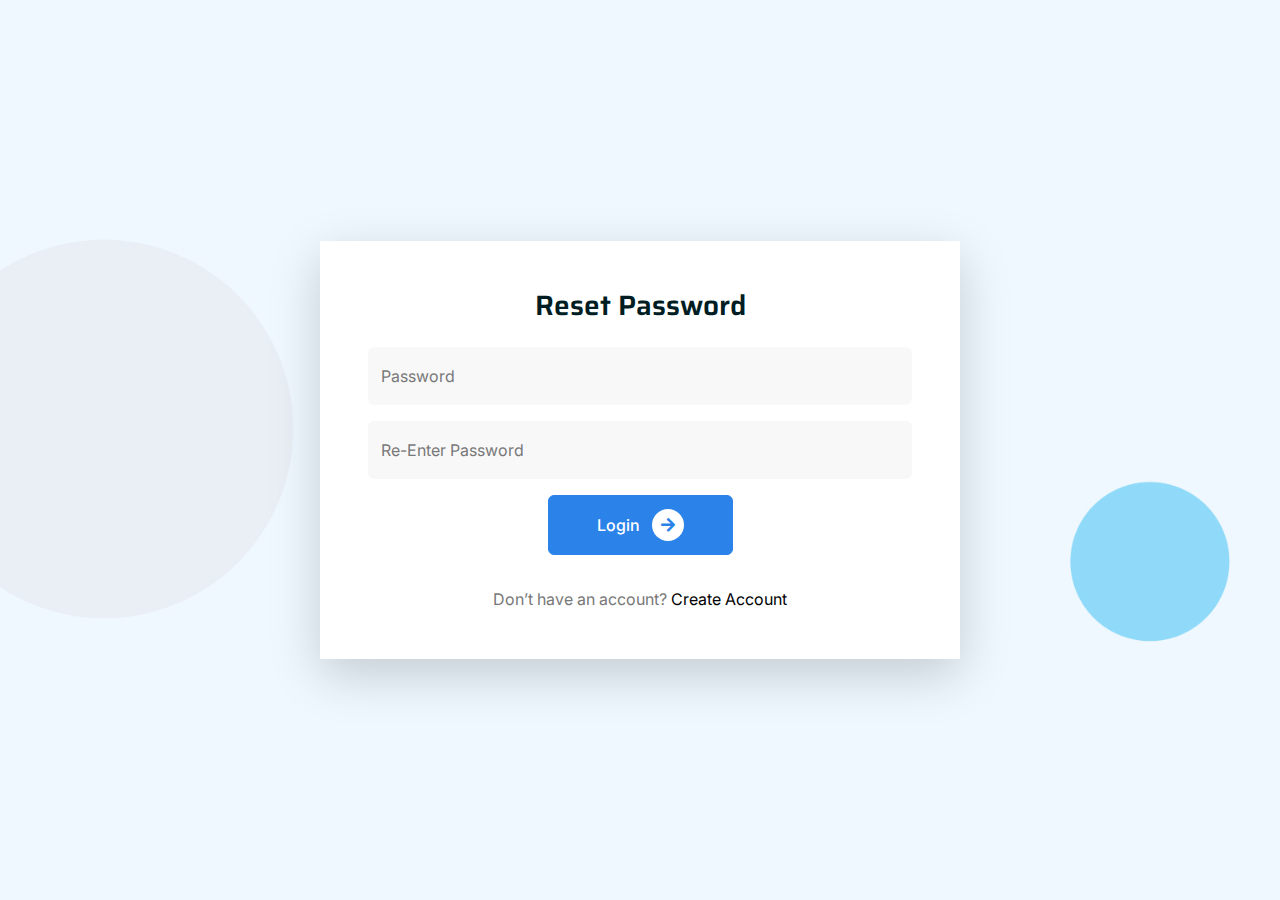
<file: forgot-password.html>
<!DOCTYPE html>
<html lang="en">
  <head>
    <meta charset="utf-8" />
    <title>Money-Transfer</title>
    <meta content="width=device-width, initial-scale=1.0" name="viewport" />
    <meta content="" name="keywords" />
    <meta content="" name="description" />

    <!-- Favicon -->
    <link href="img/favicon.ico" rel="icon" />

    <!-- Google Web Fonts -->
    <link rel="preconnect" href="https://fonts.googleapis.com" />
    <link rel="preconnect" href="https://fonts.gstatic.com" crossorigin />
    <link
      href="https://fonts.googleapis.com/css2?family=Inter:wght@400;500;600&family=Saira:wght@500;600;700&display=swap"
      rel="stylesheet"
    />

    <link
      href="https://cdnjs.cloudflare.com/ajax/libs/font-awesome/5.10.0/css/all.min.css"
      rel="stylesheet"
    />
    <link
      href="https://cdn.jsdelivr.net/npm/bootstrap-icons@1.4.1/font/bootstrap-icons.css"
      rel="stylesheet"
    />

    <link href="lib/animate/animate.min.css" rel="stylesheet" />
    <link href="lib/owlcarousel/assets/owl.carousel.min.css" rel="stylesheet" />

    <link href="css/bootstrap.min.css" rel="stylesheet" />

    <link href="css/style.css" rel="stylesheet" />
    <link href="css/responsive.css" rel="stylesheet" />
  </head>

  <body>
    <div class="container-xxl bg-white p-0">
      <!-- Spinner Start -->
      <div
        id="spinner"
        class="show bg-white position-fixed translate-middle w-100 vh-100 top-50 start-50 d-flex align-items-center justify-content-center"
      >
        <div class="spinner-grow text-primary" role="status"></div>
      </div>
      <!-- Spinner End -->

      <!-- login start -->
      <section class="login-section">
        <div class="container-xxl">
          <div
            class="row no-gutters d-flex justify-content-center align-items-center h-100"
          >
            <div class="col-md-6 bg-white p-5 shadow-lg">
              <h3 class="pb-3 text-center">Reset Password</h3>
              <div class="form-style">
                <form>
                  <div class="form-floating mb-3">
                    <input
                      type="password"
                      class="form-control bg-light border-0"
                      id="Password"
                      placeholder="Password"
                    />
                    <label for="Password">Password</label>
                  </div>
                  <div class="form-floating mb-3">
                    <input
                      type="password"
                      class="form-control bg-light border-0"
                      id="Re-Enter Password"
                      placeholder="Re-Enter Password"
                    />
                    <label for="Re-Enter Password">Re-Enter Password</label>
                  </div>

                  <div class="pb-2 text-center">
                    <button class="btn btn-primary px-5" style="height: 60px">
                      Login
                      <div
                        class="d-inline-flex btn-sm-square bg-white text-primary rounded-circle ms-2"
                      >
                        <i class="fa fa-arrow-right"></i>
                      </div>
                    </button>
                  </div>
                </form>

                <div class="pt-4 text-center">
                  Don’t have an account?
                  <a href="register.html">Create Account</a>
                </div>
              </div>
            </div>
          </div>
        </div>
      </section>
      <!-- login end -->
    </div>

    <!-- JavaScript Libraries -->
    <script src="https://code.jquery.com/jquery-3.4.1.min.js"></script>
    <script src="https://cdn.jsdelivr.net/npm/bootstrap@5.0.0/dist/js/bootstrap.bundle.min.js"></script>
    <script src="lib/wow/wow.min.js"></script>
    <script src="lib/easing/easing.min.js"></script>
    <script src="lib/waypoints/waypoints.min.js"></script>
    <script src="lib/owlcarousel/owl.carousel.min.js"></script>
    <script src="lib/parallax/parallax.min.js"></script>

    <!-- Template Javascript -->
    <script src="js/main.js"></script>
  </body>
</html>
</file>
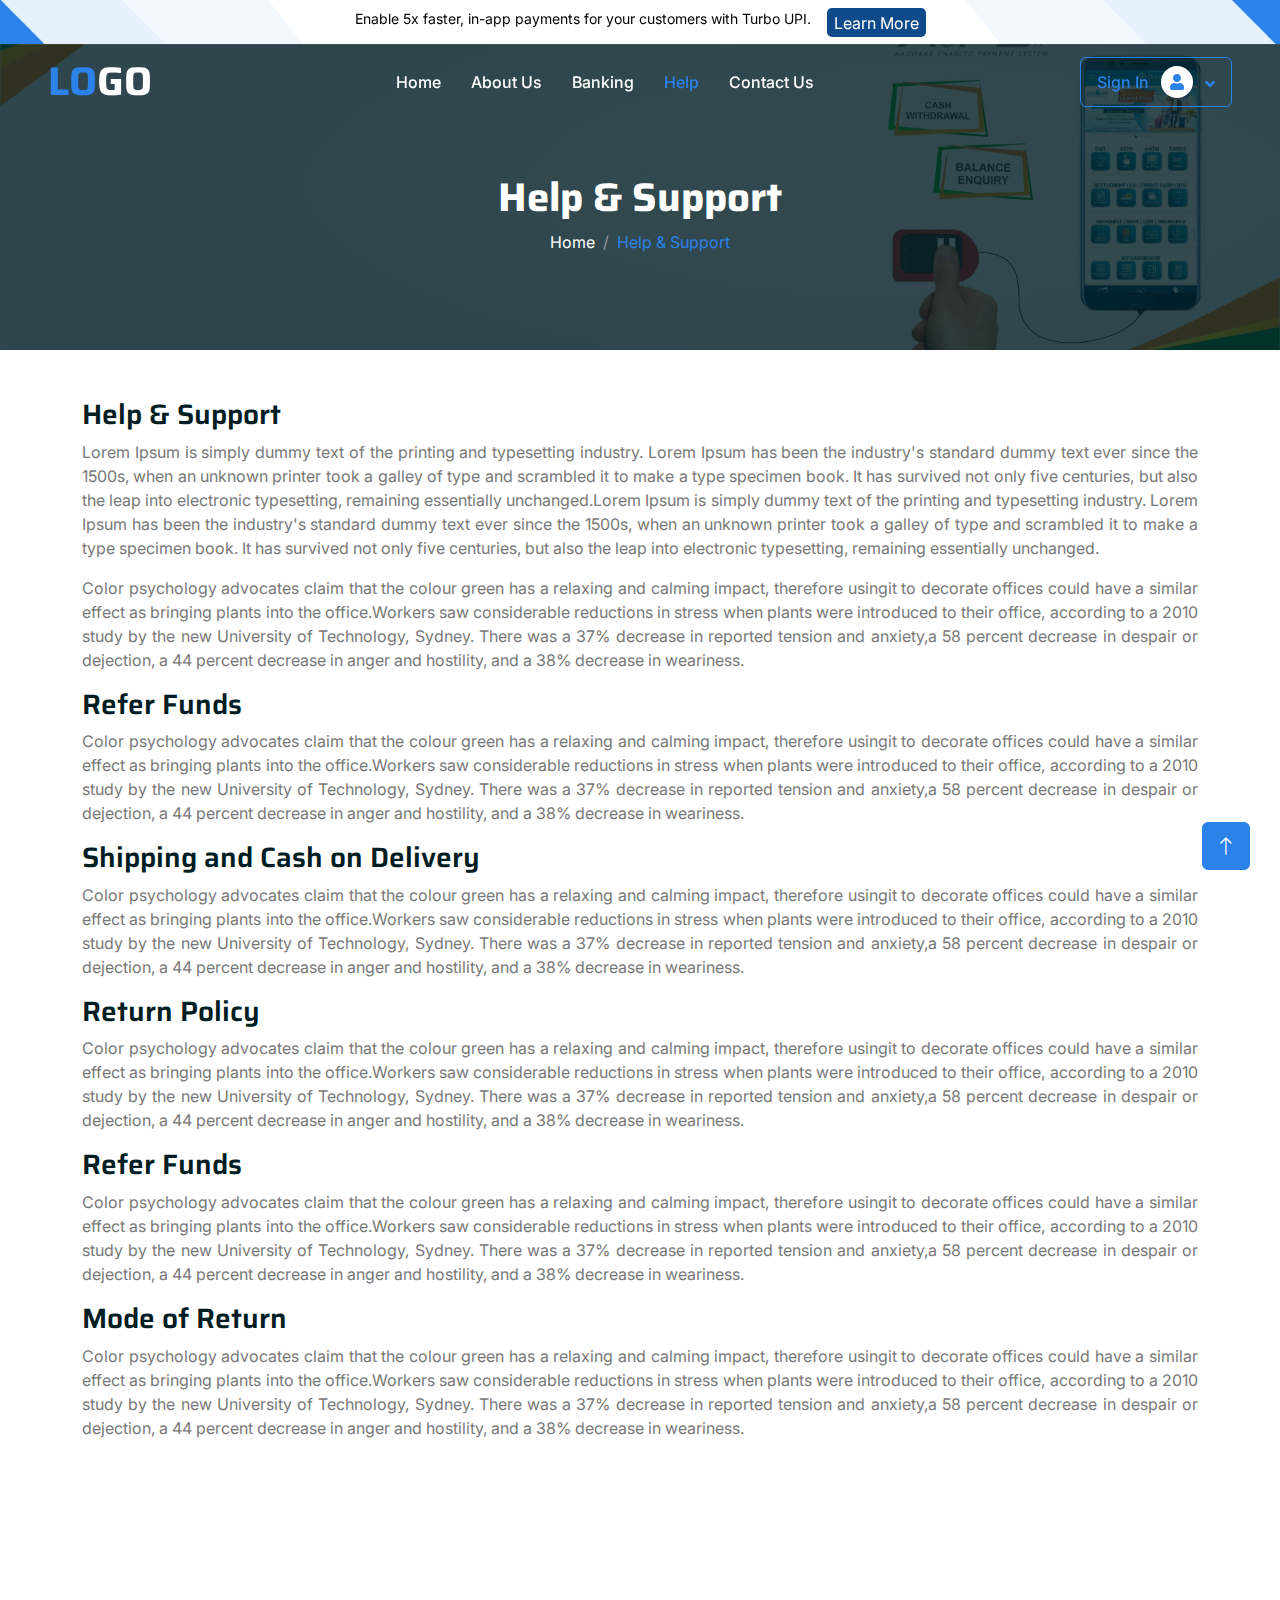
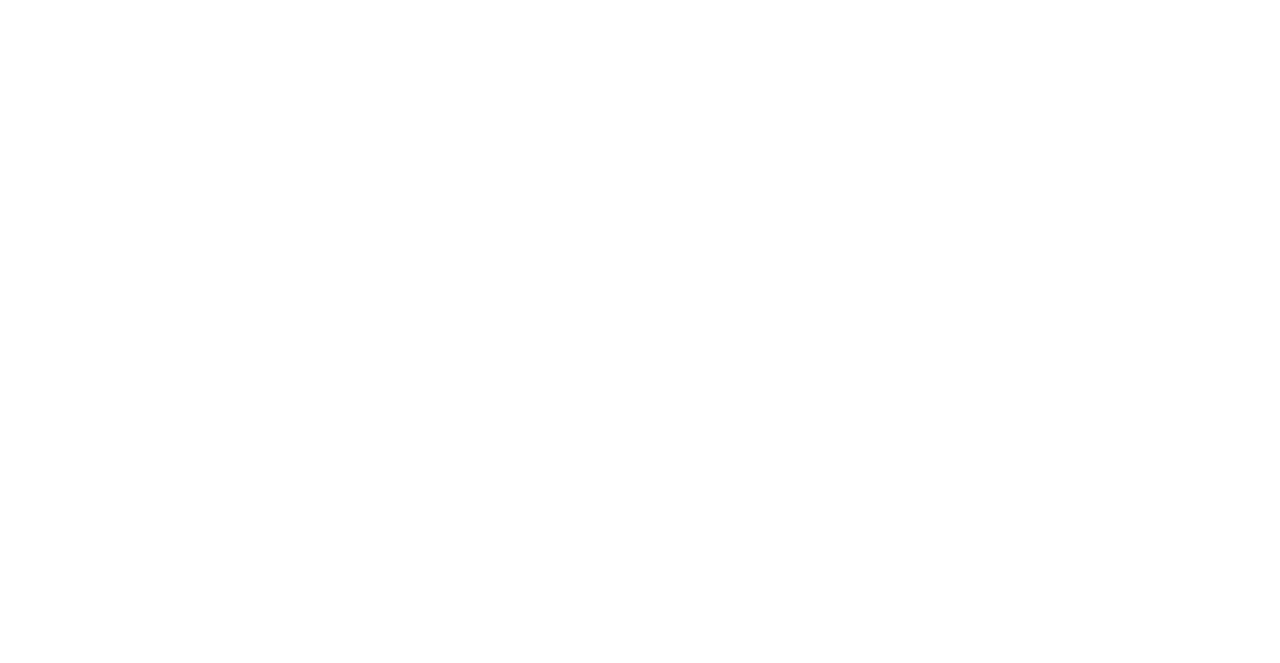
<file: help.html>
<!DOCTYPE html>
<html lang="en">
  <head>
    <meta charset="utf-8" />
    <title>Money-Transfer</title>
    <meta content="width=device-width, initial-scale=1.0" name="viewport" />
    <meta content="" name="keywords" />
    <meta content="" name="description" />

    <!-- Favicon -->
    <link href="img/favicon.ico" rel="icon" />

    <!-- Google Web Fonts -->
    <link rel="preconnect" href="https://fonts.googleapis.com" />
    <link rel="preconnect" href="https://fonts.gstatic.com" crossorigin />
    <link
      href="https://fonts.googleapis.com/css2?family=Inter:wght@400;500;600&family=Saira:wght@500;600;700&display=swap"
      rel="stylesheet"
    />

    <link
      href="https://cdnjs.cloudflare.com/ajax/libs/font-awesome/5.10.0/css/all.min.css"
      rel="stylesheet"
    />
    <link
      href="https://cdn.jsdelivr.net/npm/bootstrap-icons@1.4.1/font/bootstrap-icons.css"
      rel="stylesheet"
    />

    <link href="lib/animate/animate.min.css" rel="stylesheet" />
    <link href="lib/owlcarousel/assets/owl.carousel.min.css" rel="stylesheet" />

    <link href="css/bootstrap.min.css" rel="stylesheet" />

    <link href="css/style.css" rel="stylesheet" />
    <link href="css/responsive.css" rel="stylesheet" />
  </head>

  <body>
    <!-- Spinner Start -->
    <div
      id="spinner"
      class="show bg-white position-fixed translate-middle w-100 vh-100 top-50 start-50 d-flex align-items-center justify-content-center"
    >
      <div class="spinner-grow text-primary" role="status"></div>
    </div>
    <!-- Spinner End -->

    <!-- Navbar Start -->
    <div
      class="container-fluid fixed-top px-0 wow fadeIn"
      data-wow-delay="0.1s"
    >
      <div class="top-bar d-none d-lg-flex">
        <p class="p-2">
          Enable 5x faster, in-app payments for your customers with Turbo UPI.
        </p>
        <a href="" class="btn-top">Learn More</a>
      </div>

      <nav
        class="navbar navbar-expand-lg py-lg-0 px-lg-5 wow fadeIn"
        data-wow-delay="0.1s"
      >
        <a href="index.html" class="navbar-brand ms-4 ms-lg-0">
          <h1 class="fw-bold text-primary m-0">
            LO<span class="text-white">GO</span>
          </h1>
        </a>
        <button
          type="button"
          class="navbar-toggler me-4"
          data-bs-toggle="collapse"
          data-bs-target="#navbarCollapse"
        >
          <span class="fa fa-bars text-white"></span>
        </button>
        <div class="collapse navbar-collapse" id="navbarCollapse">
          <div class="navbar-nav mx-auto p-4 p-lg-0">
            <a href="index.html" class="nav-item nav-link">Home</a>
            <a href="about.html" class="nav-item nav-link">About Us</a>

            <a href="billing.html" class="nav-item nav-link">Banking</a>
            <a href="help.html" class="nav-item nav-link active">Help</a>

            <a href="contact.html" class="nav-item nav-link">Contact Us</a>
          </div>
          <div class="d-none d-lg-flex ms-2 nav-item dropdown">
            <a
              class="btn btn-outline-primary py-2 px-3 nav-link dropdown-toggle"
              href=""
              data-bs-toggle="dropdown"
            >
              Sign In
              <div
                class="d-inline-flex btn-sm-square bg-white text-primary rounded-circle ms-2"
              >
                <i class="fa fa-user"></i>
              </div>
            </a>
            <div class="dropdown-menu m-0">
              <a href="edit-profile.html" class="dropdown-item">Edit Profile</a>
              <a href="forgot-password.html" class="dropdown-item"
                >Change Password</a
              >
              <a href="login.html" class="dropdown-item">Log Out</a>
            </div>
          </div>
        </div>
      </nav>
    </div>
    <!-- Navbar End -->

    <!-- Page Header Start -->
    <div class="container-fluid page-header wow fadeIn" data-wow-delay="0.1s">
      <div
        class="container text-center"
        style="
          display: flex;
          align-items: center;
          justify-content: flex-end;
          height: 100%;
          flex-direction: column;
        "
      >
        <h1 class="display-6 text-white animated slideInDown mb-2">
          Help & Support
        </h1>
        <nav aria-label="breadcrumb animated slideInDown">
          <ol class="breadcrumb justify-content-center mb-0 align-items-center">
            <li class="breadcrumb-item">
              <a class="text-white" href="#">Home</a>
            </li>

            <li class="breadcrumb-item text-primary active" aria-current="page">
              Help & Support
            </li>
          </ol>
        </nav>
      </div>
    </div>
    <!-- Page Header End -->

    <!-- section start -->
    <div class="container py-5 mb-5">
      <div class="row">
        <div class="col-12">
          <h3>Help & Support</h3>
          <p style="text-align: justify">
            Lorem Ipsum is simply dummy text of the printing and typesetting
            industry. Lorem Ipsum has been the industry's standard dummy text
            ever since the 1500s, when an unknown printer took a galley of type
            and scrambled it to make a type specimen book. It has survived not
            only five centuries, but also the leap into electronic typesetting,
            remaining essentially unchanged.Lorem Ipsum is simply dummy text of
            the printing and typesetting industry. Lorem Ipsum has been the
            industry's standard dummy text ever since the 1500s, when an unknown
            printer took a galley of type and scrambled it to make a type
            specimen book. It has survived not only five centuries, but also the
            leap into electronic typesetting, remaining essentially unchanged.
          </p>
          <p style="text-align: justify">
            Color psychology advocates claim that the colour green has a
            relaxing and calming impact, therefore usingit to decorate offices
            could have a similar effect as bringing plants into the
            office.Workers saw considerable reductions in stress when plants
            were introduced to their office, according to a 2010 study by the
            new University of Technology, Sydney. There was a 37% decrease in
            reported tension and anxiety,a 58 percent decrease in despair or
            dejection, a 44 percent decrease in anger and hostility, and a 38%
            decrease in weariness.
          </p>
          <h3>Refer Funds</h3>
          <p style="text-align: justify">
            Color psychology advocates claim that the colour green has a
            relaxing and calming impact, therefore usingit to decorate offices
            could have a similar effect as bringing plants into the
            office.Workers saw considerable reductions in stress when plants
            were introduced to their office, according to a 2010 study by the
            new University of Technology, Sydney. There was a 37% decrease in
            reported tension and anxiety,a 58 percent decrease in despair or
            dejection, a 44 percent decrease in anger and hostility, and a 38%
            decrease in weariness.
          </p>
          <h3>Shipping and Cash on Delivery</h3>
          <p style="text-align: justify">
            Color psychology advocates claim that the colour green has a
            relaxing and calming impact, therefore usingit to decorate offices
            could have a similar effect as bringing plants into the
            office.Workers saw considerable reductions in stress when plants
            were introduced to their office, according to a 2010 study by the
            new University of Technology, Sydney. There was a 37% decrease in
            reported tension and anxiety,a 58 percent decrease in despair or
            dejection, a 44 percent decrease in anger and hostility, and a 38%
            decrease in weariness.
          </p>
          <h3>Return Policy</h3>
          <p style="text-align: justify">
            Color psychology advocates claim that the colour green has a
            relaxing and calming impact, therefore usingit to decorate offices
            could have a similar effect as bringing plants into the
            office.Workers saw considerable reductions in stress when plants
            were introduced to their office, according to a 2010 study by the
            new University of Technology, Sydney. There was a 37% decrease in
            reported tension and anxiety,a 58 percent decrease in despair or
            dejection, a 44 percent decrease in anger and hostility, and a 38%
            decrease in weariness.
          </p>
          <h3>Refer Funds</h3>
          <p style="text-align: justify">
            Color psychology advocates claim that the colour green has a
            relaxing and calming impact, therefore usingit to decorate offices
            could have a similar effect as bringing plants into the
            office.Workers saw considerable reductions in stress when plants
            were introduced to their office, according to a 2010 study by the
            new University of Technology, Sydney. There was a 37% decrease in
            reported tension and anxiety,a 58 percent decrease in despair or
            dejection, a 44 percent decrease in anger and hostility, and a 38%
            decrease in weariness.
          </p>
          <h3>Mode of Return</h3>
          <p style="text-align: justify">
            Color psychology advocates claim that the colour green has a
            relaxing and calming impact, therefore usingit to decorate offices
            could have a similar effect as bringing plants into the
            office.Workers saw considerable reductions in stress when plants
            were introduced to their office, according to a 2010 study by the
            new University of Technology, Sydney. There was a 37% decrease in
            reported tension and anxiety,a 58 percent decrease in despair or
            dejection, a 44 percent decrease in anger and hostility, and a 38%
            decrease in weariness.
          </p>
        </div>
      </div>
    </div>
    <!-- section end -->

    <!-- subscribe start -->
    <div class="container wow fadeIn" data-wow-delay="0.1s">
      <div class="container">
        <div class="row">
          <div class="col-lg-10 col-12 offset-0 offset-lg-1">
            <div class="subscribe-section">
              <div class="subscribe-border">
                <h1 class="text-center">Start accepting payments right away</h1>
                <a class="btn btn-primary py-2 px-3 me-3 mt-2" href="">
                  View More
                  <div
                    class="d-inline-flex btn-sm-square bg-white text-primary rounded-circle ms-2"
                  >
                    <i class="fa fa-arrow-right"></i>
                  </div>
                </a>
              </div>
            </div>
          </div>
        </div>
      </div>
    </div>
    <!-- subscribe end -->

    <!-- Footer Start -->
    <div
      class="container-fluid bg-dark text-white-50 footer pt-5 wow fadeIn"
      data-wow-delay="0.1s"
    >
      <div class="container py-5">
        <div class="row g-5">
          <div class="col-lg-3 col-md-6">
            <h1 class="fw-bold text-primary mb-4">
              LO<span class="text-white">GO</span>
            </h1>
            <p>
              Lorem Ipsum is simply dummy text of the and typesetting industry.
              Lorem Ipsum is dummy text of the printing.
            </p>
            <div class="d-flex pt-2">
              <a class="btn btn-square me-1" href=""
                ><i class="fab fa-twitter"></i
              ></a>
              <a class="btn btn-square me-1" href=""
                ><i class="fab fa-facebook-f"></i
              ></a>
              <a class="btn btn-square me-1" href=""
                ><i class="fab fa-youtube"></i
              ></a>
              <a class="btn btn-square me-0" href=""
                ><i class="fab fa-linkedin-in"></i
              ></a>
            </div>
          </div>
          <div class="col-lg-3 col-md-6">
            <h5 class="text-light mb-4">Address</h5>
            <p>
              <i class="fa fa-map-marker-alt me-3"></i>Brooklyn, New York,
              United States
            </p>
            <p><i class="fa fa-phone-alt me-3"></i>+012 345 67890</p>
            <p><i class="fa fa-envelope me-3"></i>info@example.com</p>
          </div>
          <div class="col-lg-3 col-md-6">
            <h5 class="text-light mb-4">Quick Links</h5>
            <a class="btn btn-link" href="about.html">About Us</a>
            <a class="btn btn-link" href="contact.html">Contact Us</a>
            <a class="btn btn-link" href="help.html">Help & Support</a>
            <a class="btn btn-link" href="terms.html">Terms & Condition</a>
            <a class="btn btn-link" href="privacy.html">Privacy Policy</a>
          </div>
          <div class="col-lg-3 col-md-6">
            <h5 class="text-light mb-4">Newsletter</h5>
            <p>Dolor amet sit justo amet elitr clita ipsum elitr est.</p>
            <div class="position-relative mx-auto" style="max-width: 400px">
              <input
                class="form-control bg-transparent w-100 py-3 ps-4 pe-5"
                type="text"
                placeholder="Your email"
              />
              <button
                type="button"
                class="btn btn-primary py-2 position-absolute top-0 end-0 mt-2 me-2"
              >
                SignUp
              </button>
            </div>
          </div>
        </div>
      </div>
      <div class="container-fluid copyright">
        <div class="container">
          <div class="row">
            <div class="col-md-6 text-center text-md-start mb-3 mb-md-0">
              &copy; <a href="#">Your Site Name</a>, All Right Reserved.
            </div>
          </div>
        </div>
      </div>
    </div>
    <!-- Footer End -->
    <!-- Back to Top -->
    <a href="#" class="btn btn-lg btn-primary btn-lg-square back-to-top"
      ><i class="bi bi-arrow-up"></i
    ></a>

    <!-- JavaScript Libraries -->
    <script src="https://code.jquery.com/jquery-3.4.1.min.js"></script>
    <script src="https://cdn.jsdelivr.net/npm/bootstrap@5.0.0/dist/js/bootstrap.bundle.min.js"></script>
    <script src="lib/wow/wow.min.js"></script>
    <script src="lib/easing/easing.min.js"></script>
    <script src="lib/waypoints/waypoints.min.js"></script>
    <script src="lib/owlcarousel/owl.carousel.min.js"></script>
    <script src="lib/parallax/parallax.min.js"></script>

    <!-- Template Javascript -->
    <script src="js/main.js"></script>
  </body>
</html>
</file>
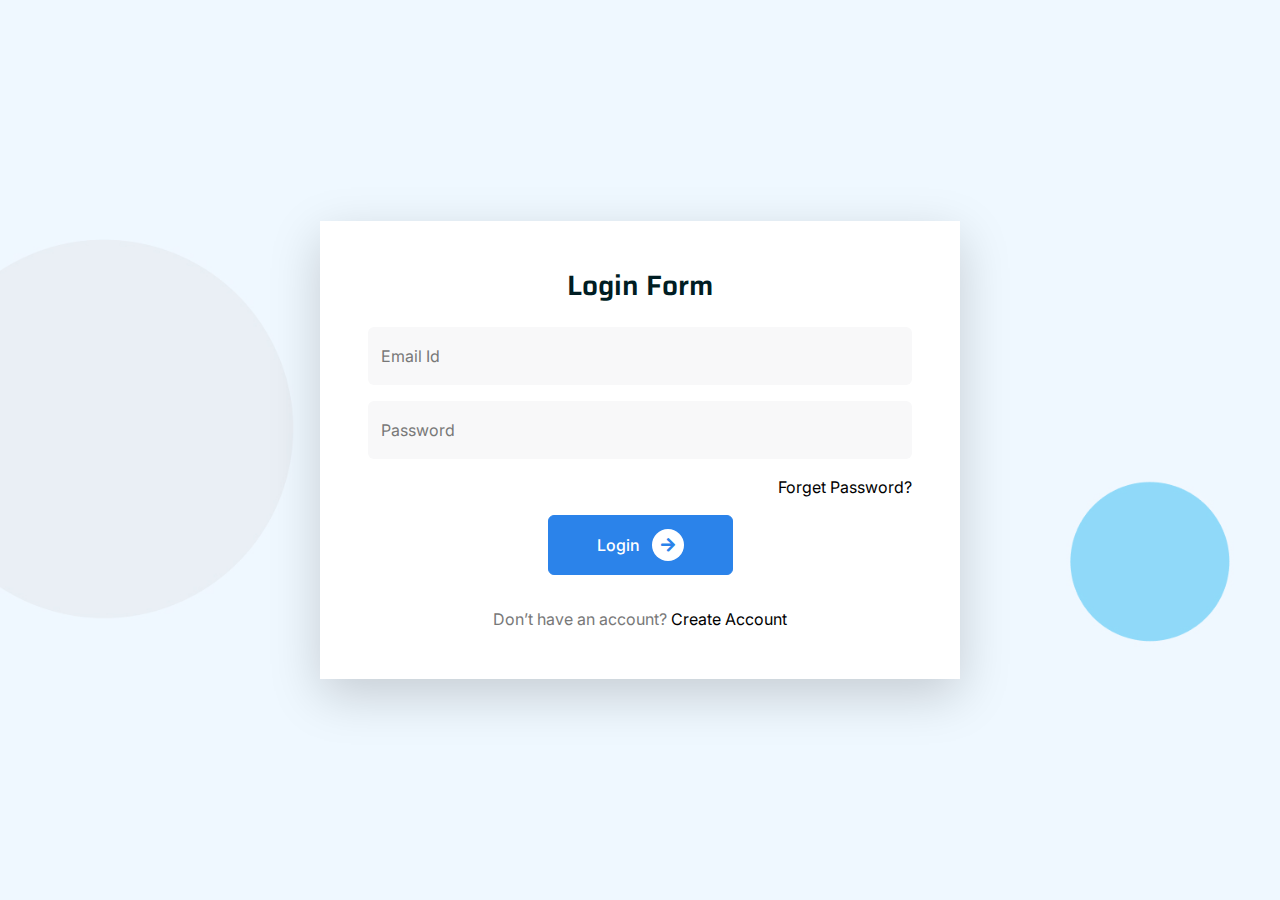
<file: login.html>
<!DOCTYPE html>
<html lang="en">
  <head>
    <meta charset="utf-8" />
    <title>Money-Transfer</title>
    <meta content="width=device-width, initial-scale=1.0" name="viewport" />
    <meta content="" name="keywords" />
    <meta content="" name="description" />

    <!-- Favicon -->
    <link href="img/favicon.ico" rel="icon" />

    <!-- Google Web Fonts -->
    <link rel="preconnect" href="https://fonts.googleapis.com" />
    <link rel="preconnect" href="https://fonts.gstatic.com" crossorigin />
    <link
      href="https://fonts.googleapis.com/css2?family=Inter:wght@400;500;600&family=Saira:wght@500;600;700&display=swap"
      rel="stylesheet"
    />

    <link
      href="https://cdnjs.cloudflare.com/ajax/libs/font-awesome/5.10.0/css/all.min.css"
      rel="stylesheet"
    />
    <link
      href="https://cdn.jsdelivr.net/npm/bootstrap-icons@1.4.1/font/bootstrap-icons.css"
      rel="stylesheet"
    />

    <link href="lib/animate/animate.min.css" rel="stylesheet" />
    <link href="lib/owlcarousel/assets/owl.carousel.min.css" rel="stylesheet" />

    <link href="css/bootstrap.min.css" rel="stylesheet" />

    <link href="css/style.css" rel="stylesheet" />
    <link href="css/responsive.css" rel="stylesheet" />
  </head>

  <body>
    <div class="container-xxl bg-white p-0">
      <!-- Spinner Start -->
      <div
        id="spinner"
        class="show bg-white position-fixed translate-middle w-100 vh-100 top-50 start-50 d-flex align-items-center justify-content-center"
      >
        <div class="spinner-grow text-primary" role="status"></div>
      </div>
      <!-- Spinner End -->

      <!-- login start -->
      <section class="login-section">
        <div class="container-xxl">
          <div
            class="row no-gutters d-flex justify-content-center align-items-center h-100"
          >
            <div class="col-md-6 bg-white p-5 shadow-lg">
              <h3 class="pb-3 text-center">Login Form</h3>
              <div class="form-style">
                <form>
                  <div class="form-floating mb-3">
                    <input
                      type="email"
                      class="form-control bg-light border-0"
                      id="email"
                      placeholder="Email"
                    />
                    <label for="email">Email Id</label>
                  </div>
                  <div class="form-floating mb-3">
                    <input
                      type="password"
                      class="form-control bg-light border-0"
                      id="Password"
                      placeholder="Password"
                    />
                    <label for="Password">Password</label>
                  </div>
                  <div class="d-flex align-items-end justify-content-end mb-3">
                    <div class="">
                      <a href="forgot-password.html" class=""
                        >Forget Password?</a
                      >
                    </div>
                  </div>
                  <div class="pb-2 text-center">
                    <button class="btn btn-primary px-5" style="height: 60px">
                      Login
                      <div
                        class="d-inline-flex btn-sm-square bg-white text-primary rounded-circle ms-2"
                      >
                        <i class="fa fa-arrow-right"></i>
                      </div>
                    </button>
                  </div>
                </form>

                <div class="pt-4 text-center">
                  Don’t have an account?
                  <a href="register.html">Create Account</a>
                </div>
              </div>
            </div>
          </div>
        </div>
      </section>
      <!-- login end -->
    </div>

    <!-- JavaScript Libraries -->
    <script src="https://code.jquery.com/jquery-3.4.1.min.js"></script>
    <script src="https://cdn.jsdelivr.net/npm/bootstrap@5.0.0/dist/js/bootstrap.bundle.min.js"></script>
    <script src="lib/wow/wow.min.js"></script>
    <script src="lib/easing/easing.min.js"></script>
    <script src="lib/waypoints/waypoints.min.js"></script>
    <script src="lib/owlcarousel/owl.carousel.min.js"></script>
    <script src="lib/parallax/parallax.min.js"></script>

    <!-- Template Javascript -->
    <script src="js/main.js"></script>
  </body>
</html>
</file>
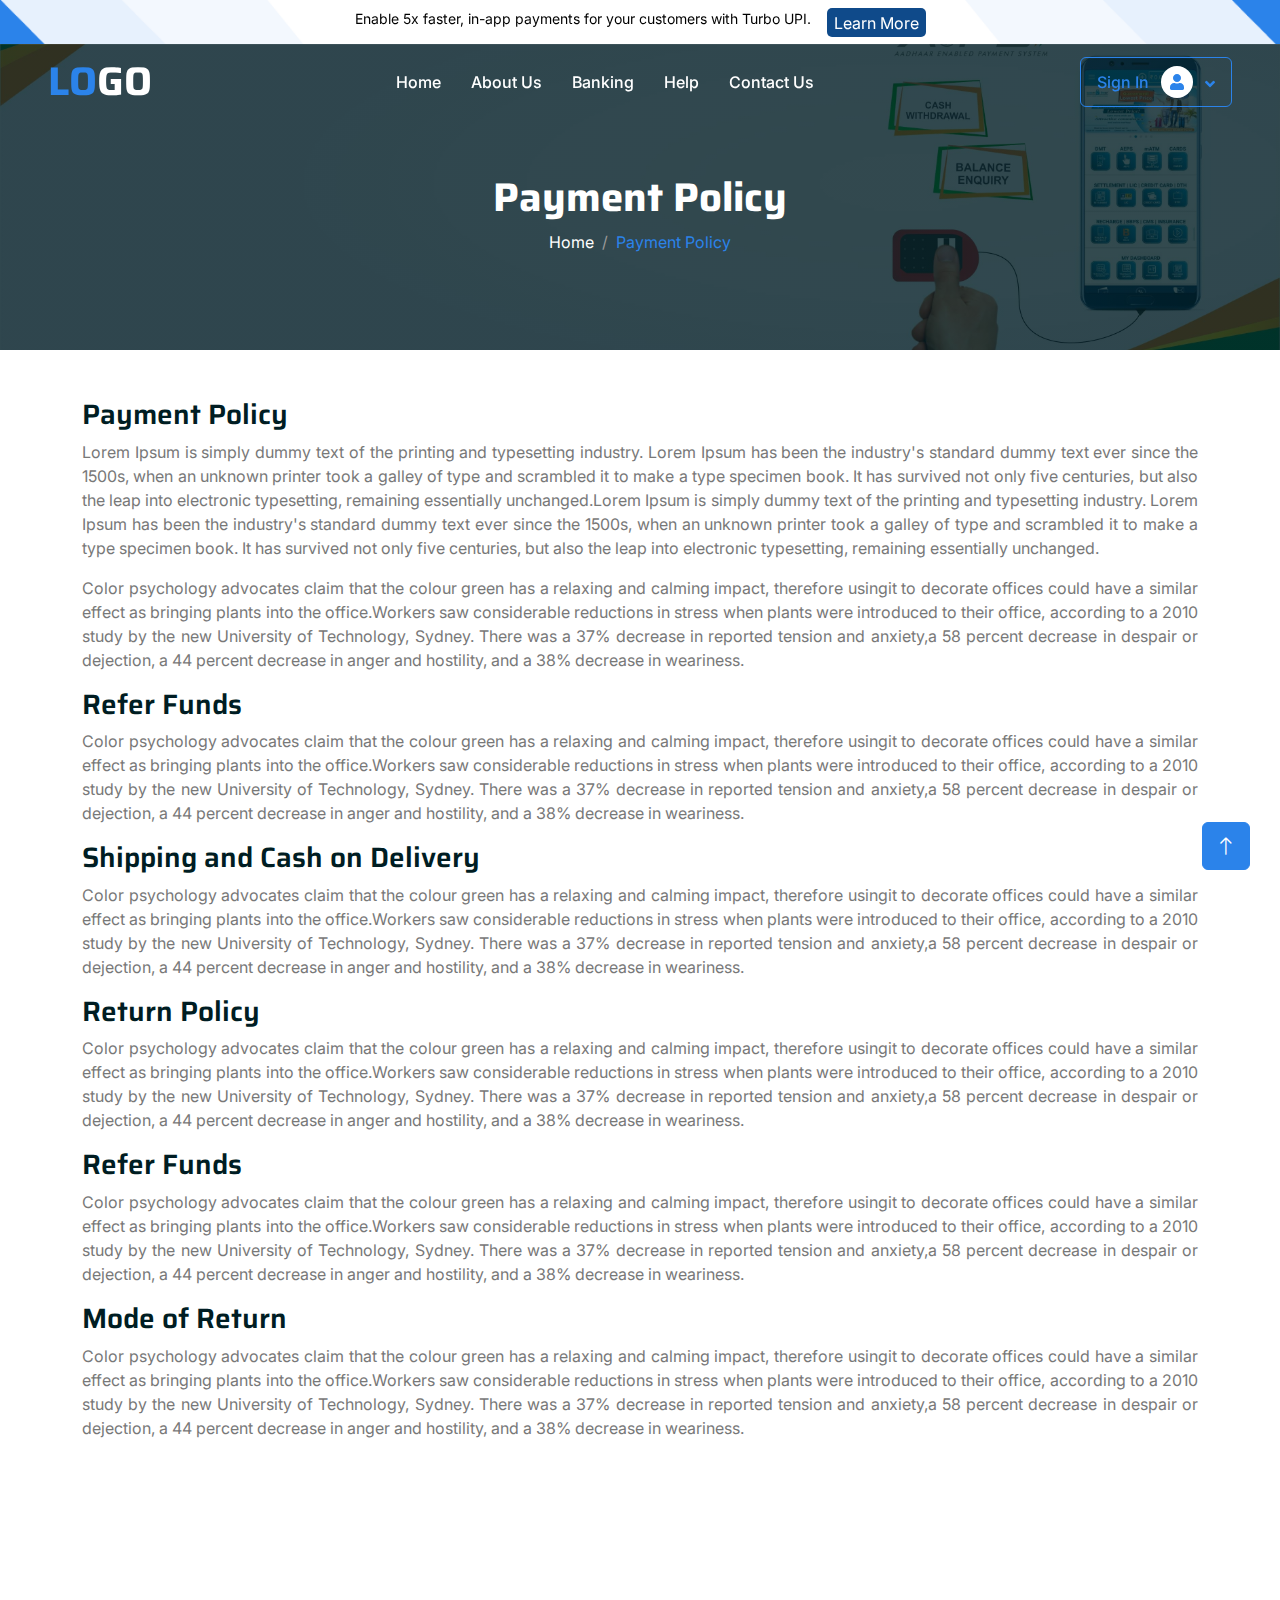
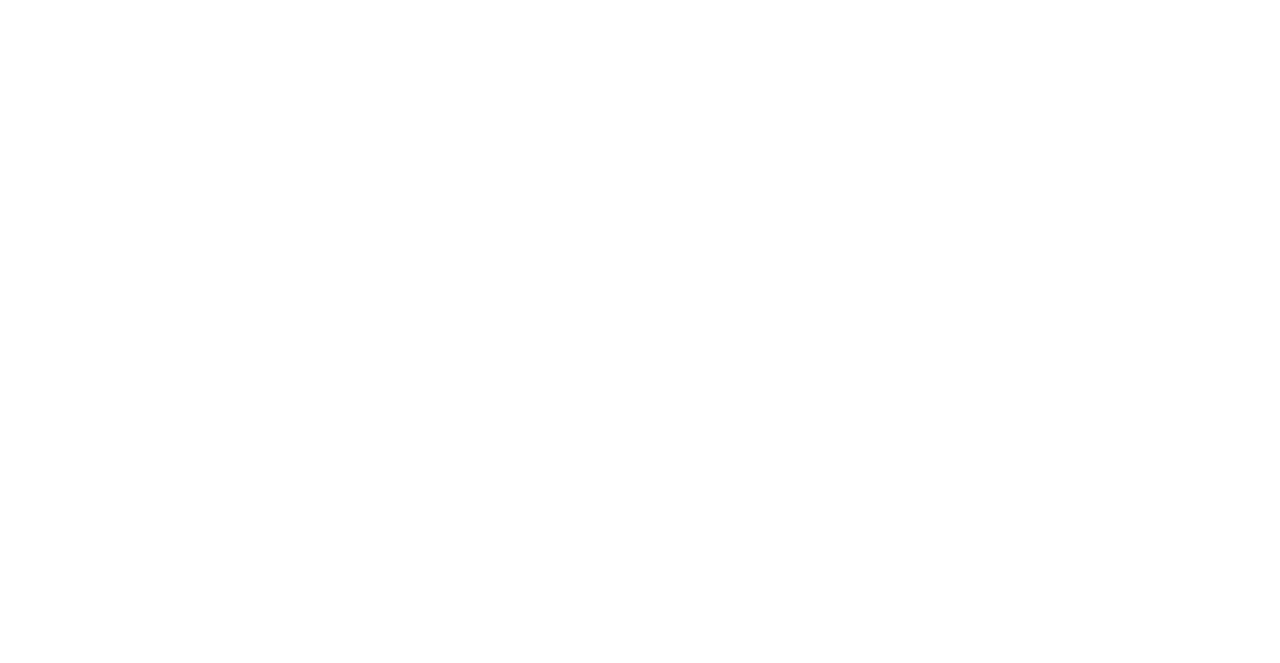
<file: payment-policy.html>
<!DOCTYPE html>
<html lang="en">
  <head>
    <meta charset="utf-8" />
    <title>Money-Transfer</title>
    <meta content="width=device-width, initial-scale=1.0" name="viewport" />
    <meta content="" name="keywords" />
    <meta content="" name="description" />

    <!-- Favicon -->
    <link href="img/favicon.ico" rel="icon" />

    <!-- Google Web Fonts -->
    <link rel="preconnect" href="https://fonts.googleapis.com" />
    <link rel="preconnect" href="https://fonts.gstatic.com" crossorigin />
    <link
      href="https://fonts.googleapis.com/css2?family=Inter:wght@400;500;600&family=Saira:wght@500;600;700&display=swap"
      rel="stylesheet"
    />

    <link
      href="https://cdnjs.cloudflare.com/ajax/libs/font-awesome/5.10.0/css/all.min.css"
      rel="stylesheet"
    />
    <link
      href="https://cdn.jsdelivr.net/npm/bootstrap-icons@1.4.1/font/bootstrap-icons.css"
      rel="stylesheet"
    />

    <link href="lib/animate/animate.min.css" rel="stylesheet" />
    <link href="lib/owlcarousel/assets/owl.carousel.min.css" rel="stylesheet" />

    <link href="css/bootstrap.min.css" rel="stylesheet" />

    <link href="css/style.css" rel="stylesheet" />
    <link href="css/responsive.css" rel="stylesheet" />
  </head>

  <body>
    <!-- Spinner Start -->
    <div
      id="spinner"
      class="show bg-white position-fixed translate-middle w-100 vh-100 top-50 start-50 d-flex align-items-center justify-content-center"
    >
      <div class="spinner-grow text-primary" role="status"></div>
    </div>
    <!-- Spinner End -->

    <!-- Navbar Start -->
    <div
      class="container-fluid fixed-top px-0 wow fadeIn"
      data-wow-delay="0.1s"
    >
      <div class="top-bar d-none d-lg-flex">
        <p class="p-2">
          Enable 5x faster, in-app payments for your customers with Turbo UPI.
        </p>
        <a href="" class="btn-top">Learn More</a>
      </div>

      <nav
        class="navbar navbar-expand-lg py-lg-0 px-lg-5 wow fadeIn"
        data-wow-delay="0.1s"
      >
        <a href="index.html" class="navbar-brand ms-4 ms-lg-0">
          <h1 class="fw-bold text-primary m-0">
            LO<span class="text-white">GO</span>
          </h1>
        </a>
        <button
          type="button"
          class="navbar-toggler me-4"
          data-bs-toggle="collapse"
          data-bs-target="#navbarCollapse"
        >
          <span class="fa fa-bars text-white"></span>
        </button>
        <div class="collapse navbar-collapse" id="navbarCollapse">
          <div class="navbar-nav mx-auto p-4 p-lg-0">
            <a href="index.html" class="nav-item nav-link">Home</a>
            <a href="about.html" class="nav-item nav-link">About Us</a>

            <a href="billing.html" class="nav-item nav-link">Banking</a>
            <a href="help.html" class="nav-item nav-link">Help</a>

            <a href="contact.html" class="nav-item nav-link">Contact Us</a>
          </div>
          <div class="d-none d-lg-flex ms-2 nav-item dropdown">
            <a
              class="btn btn-outline-primary py-2 px-3 nav-link dropdown-toggle"
              href=""
              data-bs-toggle="dropdown"
            >
              Sign In
              <div
                class="d-inline-flex btn-sm-square bg-white text-primary rounded-circle ms-2"
              >
                <i class="fa fa-user"></i>
              </div>
            </a>
            <div class="dropdown-menu m-0">
              <a href="edit-profile.html" class="dropdown-item">Edit Profile</a>
              <a href="forgot-password.html" class="dropdown-item"
                >Change Password</a
              >
              <a href="login.html" class="dropdown-item">Log Out</a>
            </div>
          </div>
        </div>
      </nav>
    </div>
    <!-- Navbar End -->

    <!-- Page Header Start -->
    <div class="container-fluid page-header wow fadeIn" data-wow-delay="0.1s">
      <div
        class="container text-center"
        style="
          display: flex;
          align-items: center;
          justify-content: flex-end;
          height: 100%;
          flex-direction: column;
        "
      >
        <h1 class="display-6 text-white animated slideInDown mb-2">
          Payment Policy
        </h1>
        <nav aria-label="breadcrumb animated slideInDown">
          <ol class="breadcrumb justify-content-center mb-0 align-items-center">
            <li class="breadcrumb-item">
              <a class="text-white" href="#">Home</a>
            </li>

            <li class="breadcrumb-item text-primary active" aria-current="page">
              Payment Policy
            </li>
          </ol>
        </nav>
      </div>
    </div>
    <!-- Page Header End -->

    <!-- section start -->
    <div class="container py-5 mb-5">
      <div class="row">
        <div class="col-12">
          <h3>Payment Policy</h3>
          <p style="text-align: justify">
            Lorem Ipsum is simply dummy text of the printing and typesetting
            industry. Lorem Ipsum has been the industry's standard dummy text
            ever since the 1500s, when an unknown printer took a galley of type
            and scrambled it to make a type specimen book. It has survived not
            only five centuries, but also the leap into electronic typesetting,
            remaining essentially unchanged.Lorem Ipsum is simply dummy text of
            the printing and typesetting industry. Lorem Ipsum has been the
            industry's standard dummy text ever since the 1500s, when an unknown
            printer took a galley of type and scrambled it to make a type
            specimen book. It has survived not only five centuries, but also the
            leap into electronic typesetting, remaining essentially unchanged.
          </p>
          <p style="text-align: justify">
            Color psychology advocates claim that the colour green has a
            relaxing and calming impact, therefore usingit to decorate offices
            could have a similar effect as bringing plants into the
            office.Workers saw considerable reductions in stress when plants
            were introduced to their office, according to a 2010 study by the
            new University of Technology, Sydney. There was a 37% decrease in
            reported tension and anxiety,a 58 percent decrease in despair or
            dejection, a 44 percent decrease in anger and hostility, and a 38%
            decrease in weariness.
          </p>
          <h3>Refer Funds</h3>
          <p style="text-align: justify">
            Color psychology advocates claim that the colour green has a
            relaxing and calming impact, therefore usingit to decorate offices
            could have a similar effect as bringing plants into the
            office.Workers saw considerable reductions in stress when plants
            were introduced to their office, according to a 2010 study by the
            new University of Technology, Sydney. There was a 37% decrease in
            reported tension and anxiety,a 58 percent decrease in despair or
            dejection, a 44 percent decrease in anger and hostility, and a 38%
            decrease in weariness.
          </p>
          <h3>Shipping and Cash on Delivery</h3>
          <p style="text-align: justify">
            Color psychology advocates claim that the colour green has a
            relaxing and calming impact, therefore usingit to decorate offices
            could have a similar effect as bringing plants into the
            office.Workers saw considerable reductions in stress when plants
            were introduced to their office, according to a 2010 study by the
            new University of Technology, Sydney. There was a 37% decrease in
            reported tension and anxiety,a 58 percent decrease in despair or
            dejection, a 44 percent decrease in anger and hostility, and a 38%
            decrease in weariness.
          </p>
          <h3>Return Policy</h3>
          <p style="text-align: justify">
            Color psychology advocates claim that the colour green has a
            relaxing and calming impact, therefore usingit to decorate offices
            could have a similar effect as bringing plants into the
            office.Workers saw considerable reductions in stress when plants
            were introduced to their office, according to a 2010 study by the
            new University of Technology, Sydney. There was a 37% decrease in
            reported tension and anxiety,a 58 percent decrease in despair or
            dejection, a 44 percent decrease in anger and hostility, and a 38%
            decrease in weariness.
          </p>
          <h3>Refer Funds</h3>
          <p style="text-align: justify">
            Color psychology advocates claim that the colour green has a
            relaxing and calming impact, therefore usingit to decorate offices
            could have a similar effect as bringing plants into the
            office.Workers saw considerable reductions in stress when plants
            were introduced to their office, according to a 2010 study by the
            new University of Technology, Sydney. There was a 37% decrease in
            reported tension and anxiety,a 58 percent decrease in despair or
            dejection, a 44 percent decrease in anger and hostility, and a 38%
            decrease in weariness.
          </p>
          <h3>Mode of Return</h3>
          <p style="text-align: justify">
            Color psychology advocates claim that the colour green has a
            relaxing and calming impact, therefore usingit to decorate offices
            could have a similar effect as bringing plants into the
            office.Workers saw considerable reductions in stress when plants
            were introduced to their office, according to a 2010 study by the
            new University of Technology, Sydney. There was a 37% decrease in
            reported tension and anxiety,a 58 percent decrease in despair or
            dejection, a 44 percent decrease in anger and hostility, and a 38%
            decrease in weariness.
          </p>
        </div>
      </div>
    </div>
    <!-- section end -->

    <!-- subscribe start -->
    <div class="container wow fadeIn" data-wow-delay="0.1s">
      <div class="container">
        <div class="row">
          <div class="col-lg-10 col-12 offset-0 offset-lg-1">
            <div class="subscribe-section">
              <div class="subscribe-border">
                <h1 class="text-center">Start accepting payments right away</h1>
                <a class="btn btn-primary py-2 px-3 me-3 mt-2" href="">
                  View More
                  <div
                    class="d-inline-flex btn-sm-square bg-white text-primary rounded-circle ms-2"
                  >
                    <i class="fa fa-arrow-right"></i>
                  </div>
                </a>
              </div>
            </div>
          </div>
        </div>
      </div>
    </div>
    <!-- subscribe end -->

    <!-- Footer Start -->
    <div
      class="container-fluid bg-dark text-white-50 footer pt-5 wow fadeIn"
      data-wow-delay="0.1s"
    >
      <div class="container py-5">
        <div class="row g-5">
          <div class="col-lg-3 col-md-6">
            <h1 class="fw-bold text-primary mb-4">
              LO<span class="text-white">GO</span>
            </h1>
            <p>
              Lorem Ipsum is simply dummy text of the and typesetting industry.
              Lorem Ipsum is dummy text of the printing.
            </p>
            <div class="d-flex pt-2">
              <a class="btn btn-square me-1" href=""
                ><i class="fab fa-twitter"></i
              ></a>
              <a class="btn btn-square me-1" href=""
                ><i class="fab fa-facebook-f"></i
              ></a>
              <a class="btn btn-square me-1" href=""
                ><i class="fab fa-youtube"></i
              ></a>
              <a class="btn btn-square me-0" href=""
                ><i class="fab fa-linkedin-in"></i
              ></a>
            </div>
          </div>
          <div class="col-lg-3 col-md-6">
            <h5 class="text-light mb-4">Address</h5>
            <p>
              <i class="fa fa-map-marker-alt me-3"></i>Brooklyn, New York,
              United States
            </p>
            <p><i class="fa fa-phone-alt me-3"></i>+012 345 67890</p>
            <p><i class="fa fa-envelope me-3"></i>info@example.com</p>
          </div>
          <div class="col-lg-3 col-md-6">
            <h5 class="text-light mb-4">Quick Links</h5>
            <a class="btn btn-link" href="about.html">About Us</a>
            <a class="btn btn-link" href="contact.html">Contact Us</a>
            <a class="btn btn-link" href="help.html">Help & Support</a>
            <a class="btn btn-link" href="terms.html">Terms & Condition</a>
            <a class="btn btn-link" href="privacy.html">Privacy Policy</a>
          </div>
          <div class="col-lg-3 col-md-6">
            <h5 class="text-light mb-4">Newsletter</h5>
            <p>Dolor amet sit justo amet elitr clita ipsum elitr est.</p>
            <div class="position-relative mx-auto" style="max-width: 400px">
              <input
                class="form-control bg-transparent w-100 py-3 ps-4 pe-5"
                type="text"
                placeholder="Your email"
              />
              <button
                type="button"
                class="btn btn-primary py-2 position-absolute top-0 end-0 mt-2 me-2"
              >
                SignUp
              </button>
            </div>
          </div>
        </div>
      </div>
      <div class="container-fluid copyright">
        <div class="container">
          <div class="row">
            <div class="col-md-6 text-center text-md-start mb-3 mb-md-0">
              &copy; <a href="#">Your Site Name</a>, All Right Reserved.
            </div>
          </div>
        </div>
      </div>
    </div>
    <!-- Footer End -->
    <!-- Back to Top -->
    <a href="#" class="btn btn-lg btn-primary btn-lg-square back-to-top"
      ><i class="bi bi-arrow-up"></i
    ></a>

    <!-- JavaScript Libraries -->
    <script src="https://code.jquery.com/jquery-3.4.1.min.js"></script>
    <script src="https://cdn.jsdelivr.net/npm/bootstrap@5.0.0/dist/js/bootstrap.bundle.min.js"></script>
    <script src="lib/wow/wow.min.js"></script>
    <script src="lib/easing/easing.min.js"></script>
    <script src="lib/waypoints/waypoints.min.js"></script>
    <script src="lib/owlcarousel/owl.carousel.min.js"></script>
    <script src="lib/parallax/parallax.min.js"></script>

    <!-- Template Javascript -->
    <script src="js/main.js"></script>
  </body>
</html>
</file>
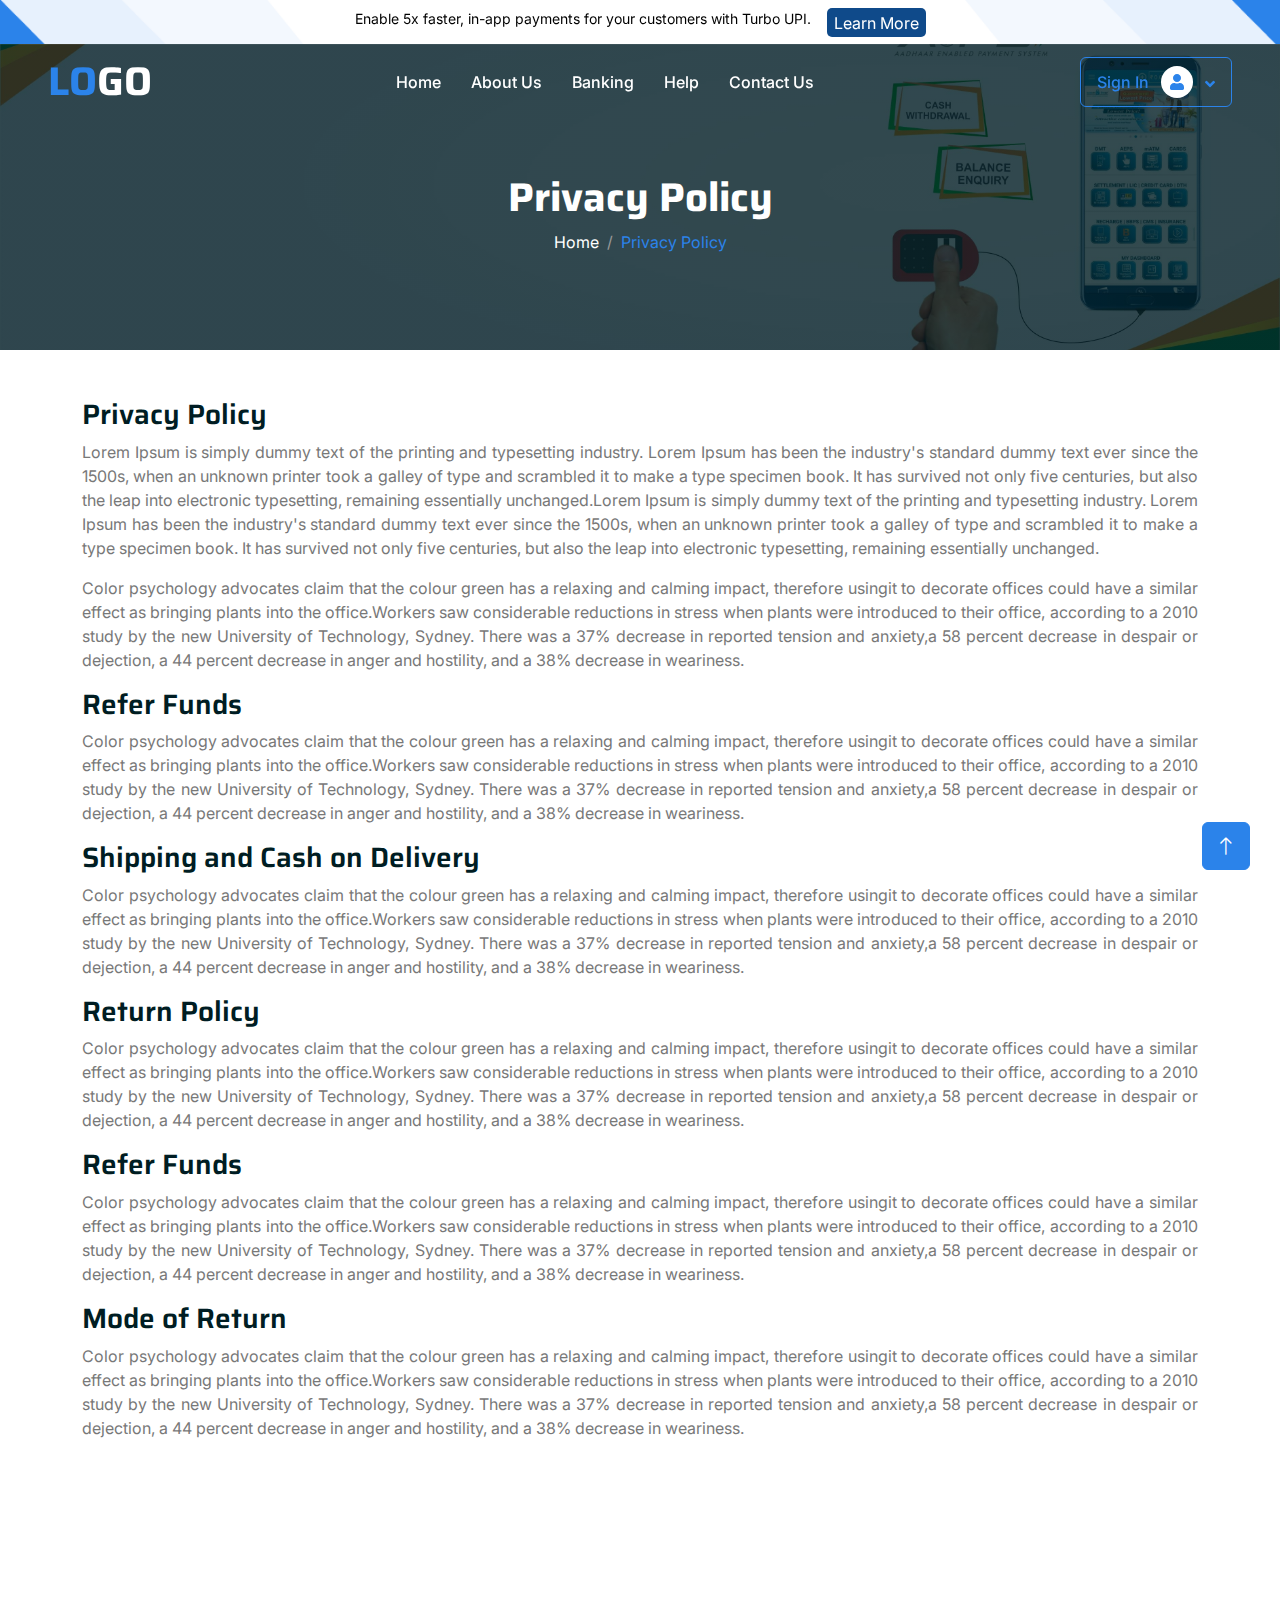
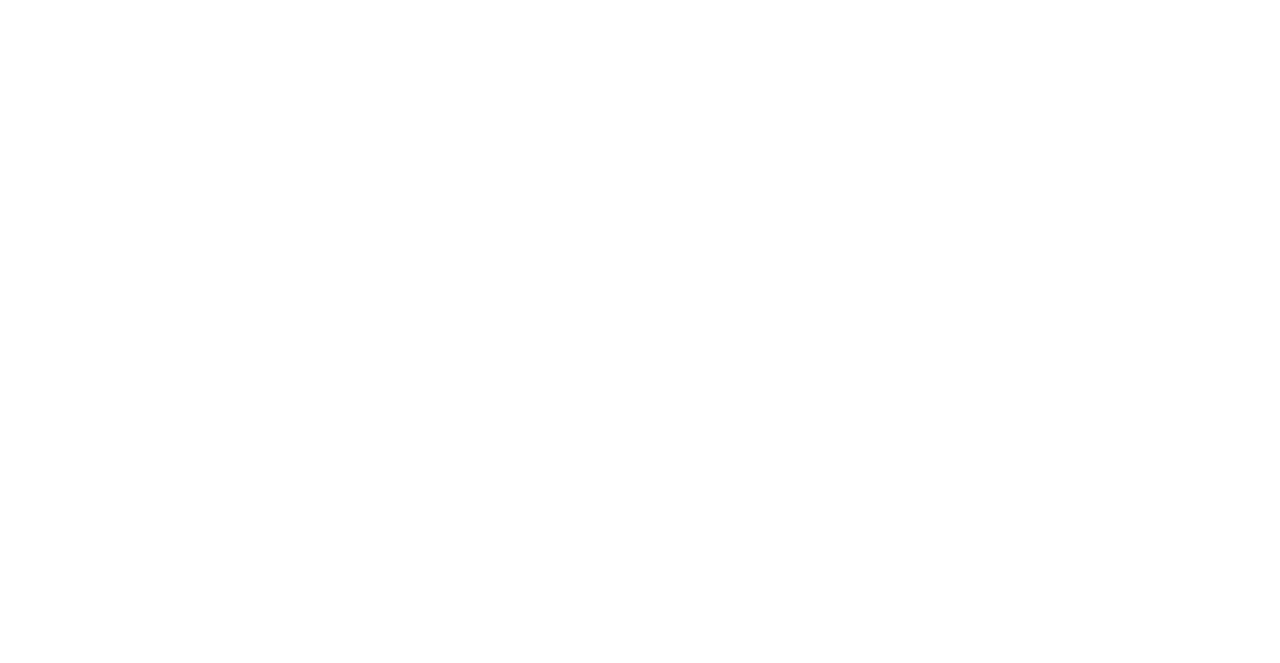
<file: privacy.html>
<!DOCTYPE html>
<html lang="en">
  <head>
    <meta charset="utf-8" />
    <title>Money-Transfer</title>
    <meta content="width=device-width, initial-scale=1.0" name="viewport" />
    <meta content="" name="keywords" />
    <meta content="" name="description" />

    <!-- Favicon -->
    <link href="img/favicon.ico" rel="icon" />

    <!-- Google Web Fonts -->
    <link rel="preconnect" href="https://fonts.googleapis.com" />
    <link rel="preconnect" href="https://fonts.gstatic.com" crossorigin />
    <link
      href="https://fonts.googleapis.com/css2?family=Inter:wght@400;500;600&family=Saira:wght@500;600;700&display=swap"
      rel="stylesheet"
    />

    <link
      href="https://cdnjs.cloudflare.com/ajax/libs/font-awesome/5.10.0/css/all.min.css"
      rel="stylesheet"
    />
    <link
      href="https://cdn.jsdelivr.net/npm/bootstrap-icons@1.4.1/font/bootstrap-icons.css"
      rel="stylesheet"
    />

    <link href="lib/animate/animate.min.css" rel="stylesheet" />
    <link href="lib/owlcarousel/assets/owl.carousel.min.css" rel="stylesheet" />

    <link href="css/bootstrap.min.css" rel="stylesheet" />

    <link href="css/style.css" rel="stylesheet" />
    <link href="css/responsive.css" rel="stylesheet" />
  </head>

  <body>
    <!-- Spinner Start -->
    <div
      id="spinner"
      class="show bg-white position-fixed translate-middle w-100 vh-100 top-50 start-50 d-flex align-items-center justify-content-center"
    >
      <div class="spinner-grow text-primary" role="status"></div>
    </div>
    <!-- Spinner End -->

    <!-- Navbar Start -->
    <div
      class="container-fluid fixed-top px-0 wow fadeIn"
      data-wow-delay="0.1s"
    >
      <div class="top-bar d-none d-lg-flex">
        <p class="p-2">
          Enable 5x faster, in-app payments for your customers with Turbo UPI.
        </p>
        <a href="" class="btn-top">Learn More</a>
      </div>

      <nav
        class="navbar navbar-expand-lg py-lg-0 px-lg-5 wow fadeIn"
        data-wow-delay="0.1s"
      >
        <a href="index.html" class="navbar-brand ms-4 ms-lg-0">
          <h1 class="fw-bold text-primary m-0">
            LO<span class="text-white">GO</span>
          </h1>
        </a>
        <button
          type="button"
          class="navbar-toggler me-4"
          data-bs-toggle="collapse"
          data-bs-target="#navbarCollapse"
        >
          <span class="fa fa-bars text-white"></span>
        </button>
        <div class="collapse navbar-collapse" id="navbarCollapse">
          <div class="navbar-nav mx-auto p-4 p-lg-0">
            <a href="index.html" class="nav-item nav-link">Home</a>
            <a href="about.html" class="nav-item nav-link">About Us</a>

            <a href="billing.html" class="nav-item nav-link">Banking</a>
            <a href="help.html" class="nav-item nav-link">Help</a>

            <a href="contact.html" class="nav-item nav-link">Contact Us</a>
          </div>
          <div class="d-none d-lg-flex ms-2 nav-item dropdown">
            <a
              class="btn btn-outline-primary py-2 px-3 nav-link dropdown-toggle"
              href=""
              data-bs-toggle="dropdown"
            >
              Sign In
              <div
                class="d-inline-flex btn-sm-square bg-white text-primary rounded-circle ms-2"
              >
                <i class="fa fa-user"></i>
              </div>
            </a>
            <div class="dropdown-menu m-0">
              <a href="edit-profile.html" class="dropdown-item">Edit Profile</a>
              <a href="forgot-password.html" class="dropdown-item"
                >Change Password</a
              >
              <a href="login.html" class="dropdown-item">Log Out</a>
            </div>
          </div>
        </div>
      </nav>
    </div>
    <!-- Navbar End -->

    <!-- Page Header Start -->
    <div class="container-fluid page-header wow fadeIn" data-wow-delay="0.1s">
      <div
        class="container text-center"
        style="
          display: flex;
          align-items: center;
          justify-content: flex-end;
          height: 100%;
          flex-direction: column;
        "
      >
        <h1 class="display-6 text-white animated slideInDown mb-2">
          Privacy Policy
        </h1>
        <nav aria-label="breadcrumb animated slideInDown">
          <ol class="breadcrumb justify-content-center mb-0 align-items-center">
            <li class="breadcrumb-item">
              <a class="text-white" href="#">Home</a>
            </li>

            <li class="breadcrumb-item text-primary active" aria-current="page">
              Privacy Policy
            </li>
          </ol>
        </nav>
      </div>
    </div>
    <!-- Page Header End -->

    <!-- section start -->
    <div class="container py-5 mb-5">
      <div class="row">
        <div class="col-12">
          <h3>Privacy Policy</h3>
          <p style="text-align: justify">
            Lorem Ipsum is simply dummy text of the printing and typesetting
            industry. Lorem Ipsum has been the industry's standard dummy text
            ever since the 1500s, when an unknown printer took a galley of type
            and scrambled it to make a type specimen book. It has survived not
            only five centuries, but also the leap into electronic typesetting,
            remaining essentially unchanged.Lorem Ipsum is simply dummy text of
            the printing and typesetting industry. Lorem Ipsum has been the
            industry's standard dummy text ever since the 1500s, when an unknown
            printer took a galley of type and scrambled it to make a type
            specimen book. It has survived not only five centuries, but also the
            leap into electronic typesetting, remaining essentially unchanged.
          </p>
          <p style="text-align: justify">
            Color psychology advocates claim that the colour green has a
            relaxing and calming impact, therefore usingit to decorate offices
            could have a similar effect as bringing plants into the
            office.Workers saw considerable reductions in stress when plants
            were introduced to their office, according to a 2010 study by the
            new University of Technology, Sydney. There was a 37% decrease in
            reported tension and anxiety,a 58 percent decrease in despair or
            dejection, a 44 percent decrease in anger and hostility, and a 38%
            decrease in weariness.
          </p>
          <h3>Refer Funds</h3>
          <p style="text-align: justify">
            Color psychology advocates claim that the colour green has a
            relaxing and calming impact, therefore usingit to decorate offices
            could have a similar effect as bringing plants into the
            office.Workers saw considerable reductions in stress when plants
            were introduced to their office, according to a 2010 study by the
            new University of Technology, Sydney. There was a 37% decrease in
            reported tension and anxiety,a 58 percent decrease in despair or
            dejection, a 44 percent decrease in anger and hostility, and a 38%
            decrease in weariness.
          </p>
          <h3>Shipping and Cash on Delivery</h3>
          <p style="text-align: justify">
            Color psychology advocates claim that the colour green has a
            relaxing and calming impact, therefore usingit to decorate offices
            could have a similar effect as bringing plants into the
            office.Workers saw considerable reductions in stress when plants
            were introduced to their office, according to a 2010 study by the
            new University of Technology, Sydney. There was a 37% decrease in
            reported tension and anxiety,a 58 percent decrease in despair or
            dejection, a 44 percent decrease in anger and hostility, and a 38%
            decrease in weariness.
          </p>
          <h3>Return Policy</h3>
          <p style="text-align: justify">
            Color psychology advocates claim that the colour green has a
            relaxing and calming impact, therefore usingit to decorate offices
            could have a similar effect as bringing plants into the
            office.Workers saw considerable reductions in stress when plants
            were introduced to their office, according to a 2010 study by the
            new University of Technology, Sydney. There was a 37% decrease in
            reported tension and anxiety,a 58 percent decrease in despair or
            dejection, a 44 percent decrease in anger and hostility, and a 38%
            decrease in weariness.
          </p>
          <h3>Refer Funds</h3>
          <p style="text-align: justify">
            Color psychology advocates claim that the colour green has a
            relaxing and calming impact, therefore usingit to decorate offices
            could have a similar effect as bringing plants into the
            office.Workers saw considerable reductions in stress when plants
            were introduced to their office, according to a 2010 study by the
            new University of Technology, Sydney. There was a 37% decrease in
            reported tension and anxiety,a 58 percent decrease in despair or
            dejection, a 44 percent decrease in anger and hostility, and a 38%
            decrease in weariness.
          </p>
          <h3>Mode of Return</h3>
          <p style="text-align: justify">
            Color psychology advocates claim that the colour green has a
            relaxing and calming impact, therefore usingit to decorate offices
            could have a similar effect as bringing plants into the
            office.Workers saw considerable reductions in stress when plants
            were introduced to their office, according to a 2010 study by the
            new University of Technology, Sydney. There was a 37% decrease in
            reported tension and anxiety,a 58 percent decrease in despair or
            dejection, a 44 percent decrease in anger and hostility, and a 38%
            decrease in weariness.
          </p>
        </div>
      </div>
    </div>
    <!-- section end -->

    <!-- subscribe start -->
    <div class="container wow fadeIn" data-wow-delay="0.1s">
      <div class="container">
        <div class="row">
          <div class="col-lg-10 col-12 offset-0 offset-lg-1">
            <div class="subscribe-section">
              <div class="subscribe-border">
                <h1 class="text-center">Start accepting payments right away</h1>
                <a class="btn btn-primary py-2 px-3 me-3 mt-2" href="">
                  View More
                  <div
                    class="d-inline-flex btn-sm-square bg-white text-primary rounded-circle ms-2"
                  >
                    <i class="fa fa-arrow-right"></i>
                  </div>
                </a>
              </div>
            </div>
          </div>
        </div>
      </div>
    </div>
    <!-- subscribe end -->

    <!-- Footer Start -->
    <div
      class="container-fluid bg-dark text-white-50 footer pt-5 wow fadeIn"
      data-wow-delay="0.1s"
    >
      <div class="container py-5">
        <div class="row g-5">
          <div class="col-lg-3 col-md-6">
            <h1 class="fw-bold text-primary mb-4">
              LO<span class="text-white">GO</span>
            </h1>
            <p>
              Lorem Ipsum is simply dummy text of the and typesetting industry.
              Lorem Ipsum is dummy text of the printing.
            </p>
            <div class="d-flex pt-2">
              <a class="btn btn-square me-1" href=""
                ><i class="fab fa-twitter"></i
              ></a>
              <a class="btn btn-square me-1" href=""
                ><i class="fab fa-facebook-f"></i
              ></a>
              <a class="btn btn-square me-1" href=""
                ><i class="fab fa-youtube"></i
              ></a>
              <a class="btn btn-square me-0" href=""
                ><i class="fab fa-linkedin-in"></i
              ></a>
            </div>
          </div>
          <div class="col-lg-3 col-md-6">
            <h5 class="text-light mb-4">Address</h5>
            <p>
              <i class="fa fa-map-marker-alt me-3"></i>Brooklyn, New York,
              United States
            </p>
            <p><i class="fa fa-phone-alt me-3"></i>+012 345 67890</p>
            <p><i class="fa fa-envelope me-3"></i>info@example.com</p>
          </div>
          <div class="col-lg-3 col-md-6">
            <h5 class="text-light mb-4">Quick Links</h5>
            <a class="btn btn-link" href="about.html">About Us</a>
            <a class="btn btn-link" href="contact.html">Contact Us</a>
            <a class="btn btn-link" href="help.html">Help & Support</a>
            <a class="btn btn-link" href="terms.html">Terms & Condition</a>
            <a class="btn btn-link" href="privacy.html">Privacy Policy</a>
          </div>
          <div class="col-lg-3 col-md-6">
            <h5 class="text-light mb-4">Newsletter</h5>
            <p>Dolor amet sit justo amet elitr clita ipsum elitr est.</p>
            <div class="position-relative mx-auto" style="max-width: 400px">
              <input
                class="form-control bg-transparent w-100 py-3 ps-4 pe-5"
                type="text"
                placeholder="Your email"
              />
              <button
                type="button"
                class="btn btn-primary py-2 position-absolute top-0 end-0 mt-2 me-2"
              >
                SignUp
              </button>
            </div>
          </div>
        </div>
      </div>
      <div class="container-fluid copyright">
        <div class="container">
          <div class="row">
            <div class="col-md-6 text-center text-md-start mb-3 mb-md-0">
              &copy; <a href="#">Your Site Name</a>, All Right Reserved.
            </div>
          </div>
        </div>
      </div>
    </div>
    <!-- Footer End -->
    <!-- Back to Top -->
    <a href="#" class="btn btn-lg btn-primary btn-lg-square back-to-top"
      ><i class="bi bi-arrow-up"></i
    ></a>

    <!-- JavaScript Libraries -->
    <script src="https://code.jquery.com/jquery-3.4.1.min.js"></script>
    <script src="https://cdn.jsdelivr.net/npm/bootstrap@5.0.0/dist/js/bootstrap.bundle.min.js"></script>
    <script src="lib/wow/wow.min.js"></script>
    <script src="lib/easing/easing.min.js"></script>
    <script src="lib/waypoints/waypoints.min.js"></script>
    <script src="lib/owlcarousel/owl.carousel.min.js"></script>
    <script src="lib/parallax/parallax.min.js"></script>

    <!-- Template Javascript -->
    <script src="js/main.js"></script>
  </body>
</html>
</file>
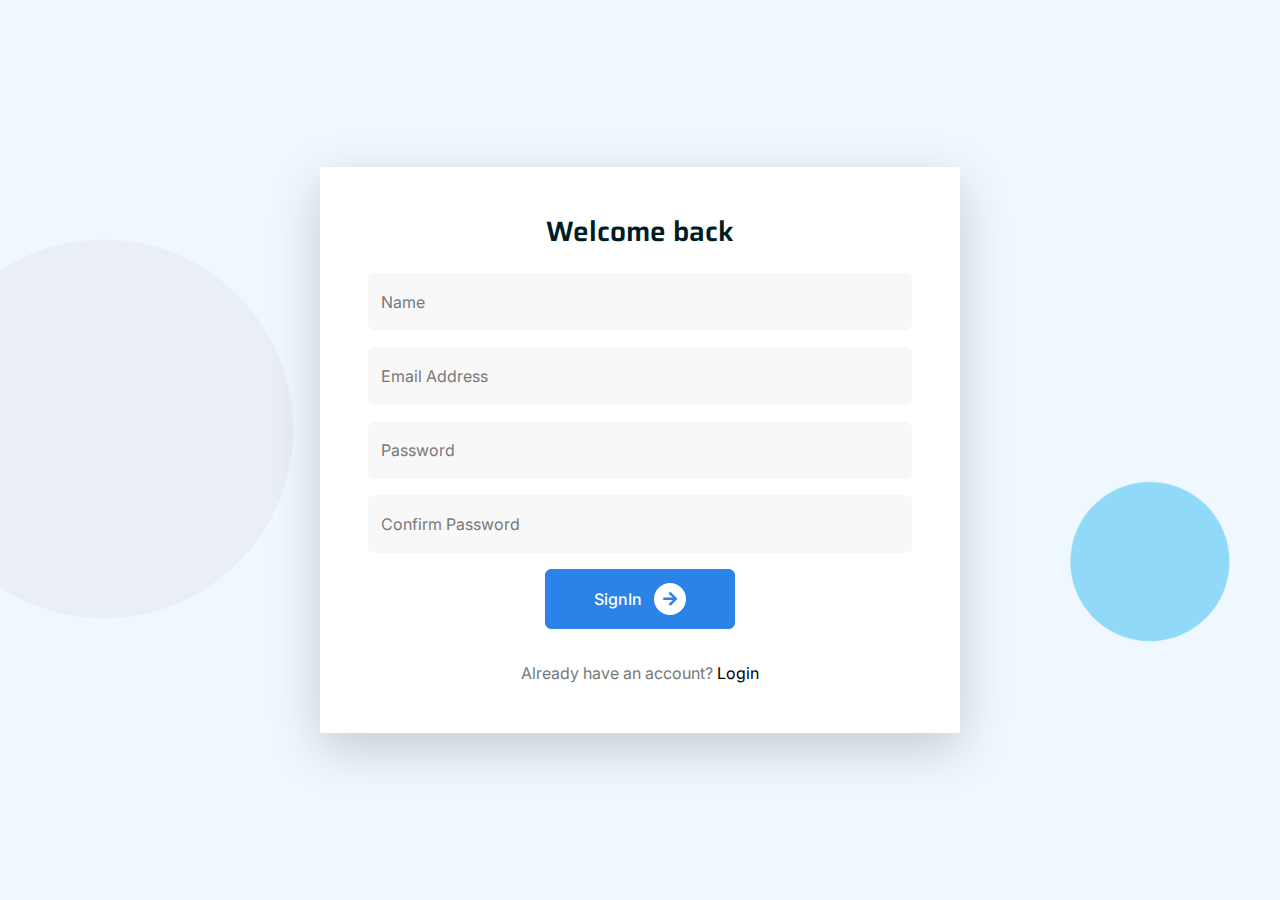
<file: register.html>
<!DOCTYPE html>
<html lang="en">
  <head>
    <meta charset="utf-8" />
    <title>Money-Transfer</title>
    <meta content="width=device-width, initial-scale=1.0" name="viewport" />
    <meta content="" name="keywords" />
    <meta content="" name="description" />

    <!-- Favicon -->
    <link href="img/favicon.ico" rel="icon" />

    <!-- Google Web Fonts -->
    <link rel="preconnect" href="https://fonts.googleapis.com" />
    <link rel="preconnect" href="https://fonts.gstatic.com" crossorigin />
    <link
      href="https://fonts.googleapis.com/css2?family=Inter:wght@400;500;600&family=Saira:wght@500;600;700&display=swap"
      rel="stylesheet"
    />

    <link
      href="https://cdnjs.cloudflare.com/ajax/libs/font-awesome/5.10.0/css/all.min.css"
      rel="stylesheet"
    />
    <link
      href="https://cdn.jsdelivr.net/npm/bootstrap-icons@1.4.1/font/bootstrap-icons.css"
      rel="stylesheet"
    />

    <link href="lib/animate/animate.min.css" rel="stylesheet" />
    <link href="lib/owlcarousel/assets/owl.carousel.min.css" rel="stylesheet" />

    <link href="css/bootstrap.min.css" rel="stylesheet" />

    <link href="css/style.css" rel="stylesheet" />
    <link href="css/responsive.css" rel="stylesheet" />
  </head>

  <body>
    <div class="container-xxl bg-white p-0">
      <!-- Spinner Start -->
      <div
        id="spinner"
        class="show bg-white position-fixed translate-middle w-100 vh-100 top-50 start-50 d-flex align-items-center justify-content-center"
      >
        <div class="spinner-grow text-primary" role="status"></div>
      </div>
      <!-- Spinner End -->

      <!-- login start -->
      <section class="login-section">
        <div class="container-xxl">
          <div
            class="row no-gutters d-flex justify-content-center align-items-center h-100"
          >
            <div class="col-md-6 bg-white p-5 shadow-lg">
              <h3 class="pb-3 text-center">Welcome back</h3>
              <div class="form-style">
                <form>
                  <div class="form-floating mb-3">
                    <input
                      type="text"
                      class="form-control bg-light border-0"
                      id="Name"
                      placeholder="Name"
                    />
                    <label for="Name">Name</label>
                  </div>
                  <div class="form-floating mb-3">
                    <input
                      type="email"
                      class="form-control bg-light border-0"
                      id="Email"
                      placeholder="Email Address"
                    />
                    <label for="Email">Email Address</label>
                  </div>
                  <div class="form-floating mb-3">
                    <input
                      type="password"
                      class="form-control bg-light border-0"
                      id="Password"
                      placeholder=" Password"
                    />
                    <label for=" Password"> Password</label>
                  </div>
                  <div class="form-floating mb-3">
                    <input
                      type="password"
                      class="form-control bg-light border-0"
                      id="Password"
                      placeholder="Confirm Password"
                    />
                    <label for=" Password">Confirm Password</label>
                  </div>

                  <div class="pb-2 text-center">
                    <button class="btn btn-primary px-5" style="height: 60px">
                      SignIn
                      <div
                        class="d-inline-flex btn-sm-square bg-white text-primary rounded-circle ms-2"
                      >
                        <i class="fa fa-arrow-right"></i>
                      </div>
                    </button>
                  </div>
                </form>

                <div class="pt-4 text-center">
                  Already have an account?
                  <a href="login.html">Login </a>
                </div>
              </div>
            </div>
          </div>
        </div>
      </section>
      <!-- login end -->
    </div>

    <!-- JavaScript Libraries -->
    <script src="https://code.jquery.com/jquery-3.4.1.min.js"></script>
    <script src="https://cdn.jsdelivr.net/npm/bootstrap@5.0.0/dist/js/bootstrap.bundle.min.js"></script>
    <script src="lib/wow/wow.min.js"></script>
    <script src="lib/easing/easing.min.js"></script>
    <script src="lib/waypoints/waypoints.min.js"></script>
    <script src="lib/owlcarousel/owl.carousel.min.js"></script>
    <script src="lib/parallax/parallax.min.js"></script>

    <!-- Template Javascript -->
    <script src="js/main.js"></script>
  </body>
</html>
</file>
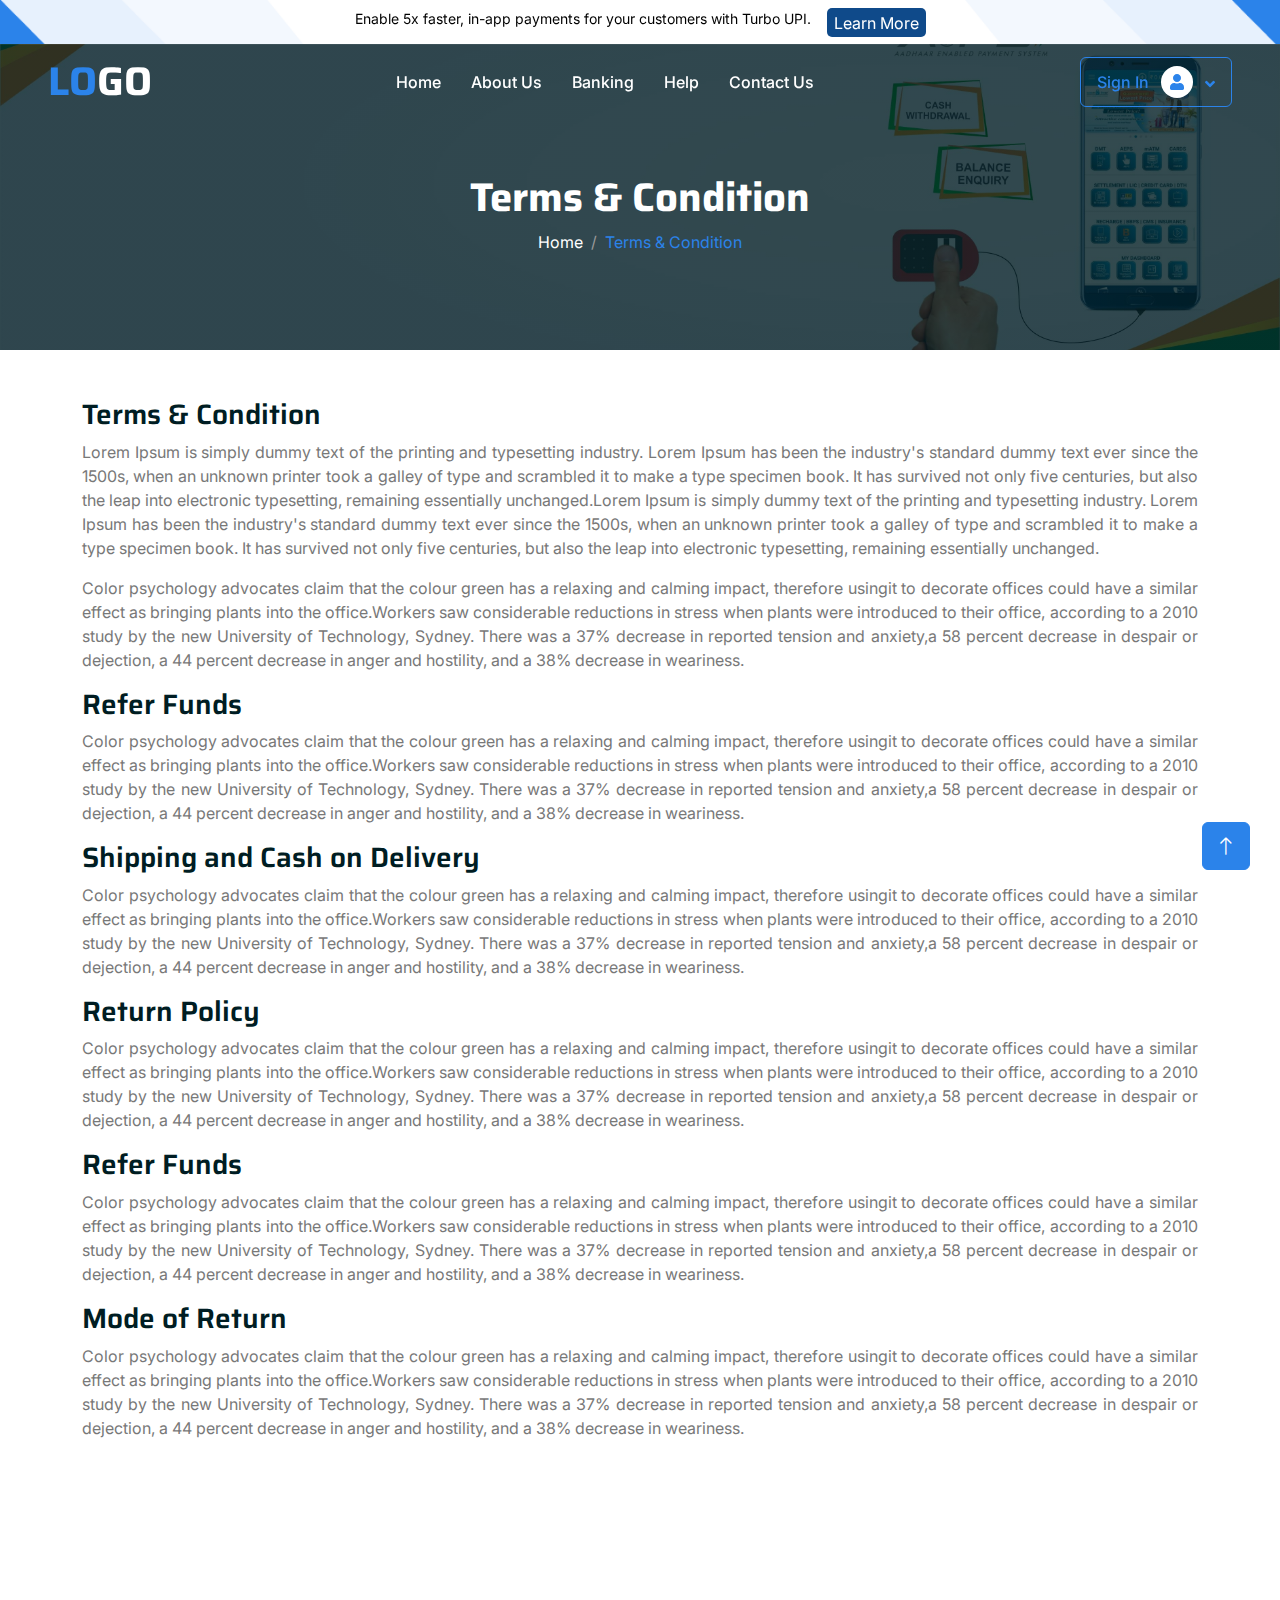
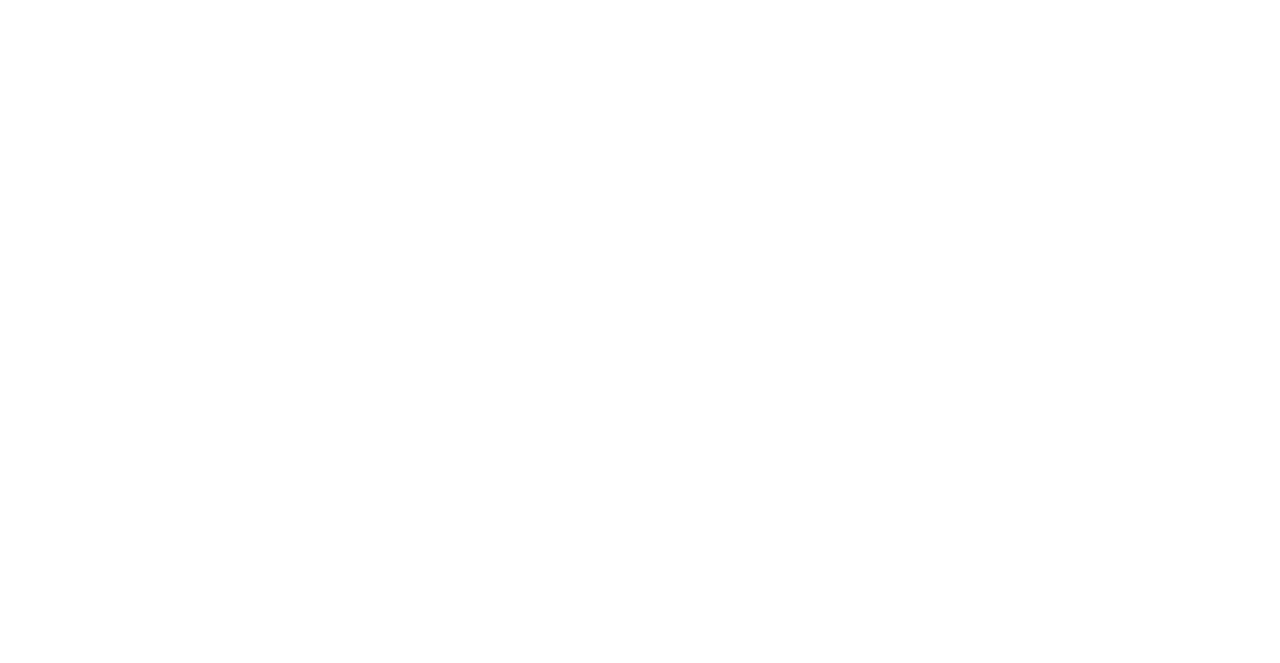
<file: terms.html>
<!DOCTYPE html>
<html lang="en">
  <head>
    <meta charset="utf-8" />
    <title>Money-Transfer</title>
    <meta content="width=device-width, initial-scale=1.0" name="viewport" />
    <meta content="" name="keywords" />
    <meta content="" name="description" />

    <!-- Favicon -->
    <link href="img/favicon.ico" rel="icon" />

    <!-- Google Web Fonts -->
    <link rel="preconnect" href="https://fonts.googleapis.com" />
    <link rel="preconnect" href="https://fonts.gstatic.com" crossorigin />
    <link
      href="https://fonts.googleapis.com/css2?family=Inter:wght@400;500;600&family=Saira:wght@500;600;700&display=swap"
      rel="stylesheet"
    />

    <link
      href="https://cdnjs.cloudflare.com/ajax/libs/font-awesome/5.10.0/css/all.min.css"
      rel="stylesheet"
    />
    <link
      href="https://cdn.jsdelivr.net/npm/bootstrap-icons@1.4.1/font/bootstrap-icons.css"
      rel="stylesheet"
    />

    <link href="lib/animate/animate.min.css" rel="stylesheet" />
    <link href="lib/owlcarousel/assets/owl.carousel.min.css" rel="stylesheet" />

    <link href="css/bootstrap.min.css" rel="stylesheet" />

    <link href="css/style.css" rel="stylesheet" />
    <link href="css/responsive.css" rel="stylesheet" />
  </head>

  <body>
    <!-- Spinner Start -->
    <div
      id="spinner"
      class="show bg-white position-fixed translate-middle w-100 vh-100 top-50 start-50 d-flex align-items-center justify-content-center"
    >
      <div class="spinner-grow text-primary" role="status"></div>
    </div>
    <!-- Spinner End -->

    <!-- Navbar Start -->
    <div
      class="container-fluid fixed-top px-0 wow fadeIn"
      data-wow-delay="0.1s"
    >
      <div class="top-bar d-none d-lg-flex">
        <p class="p-2">
          Enable 5x faster, in-app payments for your customers with Turbo UPI.
        </p>
        <a href="" class="btn-top">Learn More</a>
      </div>

      <nav
        class="navbar navbar-expand-lg py-lg-0 px-lg-5 wow fadeIn"
        data-wow-delay="0.1s"
      >
        <a href="index.html" class="navbar-brand ms-4 ms-lg-0">
          <h1 class="fw-bold text-primary m-0">
            LO<span class="text-white">GO</span>
          </h1>
        </a>
        <button
          type="button"
          class="navbar-toggler me-4"
          data-bs-toggle="collapse"
          data-bs-target="#navbarCollapse"
        >
          <span class="fa fa-bars text-white"></span>
        </button>
        <div class="collapse navbar-collapse" id="navbarCollapse">
          <div class="navbar-nav mx-auto p-4 p-lg-0">
            <a href="index.html" class="nav-item nav-link">Home</a>
            <a href="about.html" class="nav-item nav-link">About Us</a>

            <a href="billing.html" class="nav-item nav-link">Banking</a>
            <a href="help.html" class="nav-item nav-link">Help</a>

            <a href="contact.html" class="nav-item nav-link">Contact Us</a>
          </div>
          <div class="d-none d-lg-flex ms-2 nav-item dropdown">
            <a
              class="btn btn-outline-primary py-2 px-3 nav-link dropdown-toggle"
              href=""
              data-bs-toggle="dropdown"
            >
              Sign In
              <div
                class="d-inline-flex btn-sm-square bg-white text-primary rounded-circle ms-2"
              >
                <i class="fa fa-user"></i>
              </div>
            </a>
            <div class="dropdown-menu m-0">
              <a href="edit-profile.html" class="dropdown-item">Edit Profile</a>
              <a href="forgot-password.html" class="dropdown-item"
                >Change Password</a
              >
              <a href="login.html" class="dropdown-item">Log Out</a>
            </div>
          </div>
        </div>
      </nav>
    </div>
    <!-- Navbar End -->

    <!-- Page Header Start -->
    <div class="container-fluid page-header wow fadeIn" data-wow-delay="0.1s">
      <div
        class="container text-center"
        style="
          display: flex;
          align-items: center;
          justify-content: flex-end;
          height: 100%;
          flex-direction: column;
        "
      >
        <h1 class="display-6 text-white animated slideInDown mb-2">
          Terms & Condition
        </h1>
        <nav aria-label="breadcrumb animated slideInDown">
          <ol class="breadcrumb justify-content-center mb-0 align-items-center">
            <li class="breadcrumb-item">
              <a class="text-white" href="#">Home</a>
            </li>

            <li class="breadcrumb-item text-primary active" aria-current="page">
              Terms & Condition
            </li>
          </ol>
        </nav>
      </div>
    </div>
    <!-- Page Header End -->

    <!-- section start -->
    <div class="container py-5 mb-5">
      <div class="row">
        <div class="col-12">
          <h3>Terms & Condition</h3>
          <p style="text-align: justify">
            Lorem Ipsum is simply dummy text of the printing and typesetting
            industry. Lorem Ipsum has been the industry's standard dummy text
            ever since the 1500s, when an unknown printer took a galley of type
            and scrambled it to make a type specimen book. It has survived not
            only five centuries, but also the leap into electronic typesetting,
            remaining essentially unchanged.Lorem Ipsum is simply dummy text of
            the printing and typesetting industry. Lorem Ipsum has been the
            industry's standard dummy text ever since the 1500s, when an unknown
            printer took a galley of type and scrambled it to make a type
            specimen book. It has survived not only five centuries, but also the
            leap into electronic typesetting, remaining essentially unchanged.
          </p>
          <p style="text-align: justify">
            Color psychology advocates claim that the colour green has a
            relaxing and calming impact, therefore usingit to decorate offices
            could have a similar effect as bringing plants into the
            office.Workers saw considerable reductions in stress when plants
            were introduced to their office, according to a 2010 study by the
            new University of Technology, Sydney. There was a 37% decrease in
            reported tension and anxiety,a 58 percent decrease in despair or
            dejection, a 44 percent decrease in anger and hostility, and a 38%
            decrease in weariness.
          </p>
          <h3>Refer Funds</h3>
          <p style="text-align: justify">
            Color psychology advocates claim that the colour green has a
            relaxing and calming impact, therefore usingit to decorate offices
            could have a similar effect as bringing plants into the
            office.Workers saw considerable reductions in stress when plants
            were introduced to their office, according to a 2010 study by the
            new University of Technology, Sydney. There was a 37% decrease in
            reported tension and anxiety,a 58 percent decrease in despair or
            dejection, a 44 percent decrease in anger and hostility, and a 38%
            decrease in weariness.
          </p>
          <h3>Shipping and Cash on Delivery</h3>
          <p style="text-align: justify">
            Color psychology advocates claim that the colour green has a
            relaxing and calming impact, therefore usingit to decorate offices
            could have a similar effect as bringing plants into the
            office.Workers saw considerable reductions in stress when plants
            were introduced to their office, according to a 2010 study by the
            new University of Technology, Sydney. There was a 37% decrease in
            reported tension and anxiety,a 58 percent decrease in despair or
            dejection, a 44 percent decrease in anger and hostility, and a 38%
            decrease in weariness.
          </p>
          <h3>Return Policy</h3>
          <p style="text-align: justify">
            Color psychology advocates claim that the colour green has a
            relaxing and calming impact, therefore usingit to decorate offices
            could have a similar effect as bringing plants into the
            office.Workers saw considerable reductions in stress when plants
            were introduced to their office, according to a 2010 study by the
            new University of Technology, Sydney. There was a 37% decrease in
            reported tension and anxiety,a 58 percent decrease in despair or
            dejection, a 44 percent decrease in anger and hostility, and a 38%
            decrease in weariness.
          </p>
          <h3>Refer Funds</h3>
          <p style="text-align: justify">
            Color psychology advocates claim that the colour green has a
            relaxing and calming impact, therefore usingit to decorate offices
            could have a similar effect as bringing plants into the
            office.Workers saw considerable reductions in stress when plants
            were introduced to their office, according to a 2010 study by the
            new University of Technology, Sydney. There was a 37% decrease in
            reported tension and anxiety,a 58 percent decrease in despair or
            dejection, a 44 percent decrease in anger and hostility, and a 38%
            decrease in weariness.
          </p>
          <h3>Mode of Return</h3>
          <p style="text-align: justify">
            Color psychology advocates claim that the colour green has a
            relaxing and calming impact, therefore usingit to decorate offices
            could have a similar effect as bringing plants into the
            office.Workers saw considerable reductions in stress when plants
            were introduced to their office, according to a 2010 study by the
            new University of Technology, Sydney. There was a 37% decrease in
            reported tension and anxiety,a 58 percent decrease in despair or
            dejection, a 44 percent decrease in anger and hostility, and a 38%
            decrease in weariness.
          </p>
        </div>
      </div>
    </div>
    <!-- section end -->

    <!-- subscribe start -->
    <div class="container wow fadeIn" data-wow-delay="0.1s">
      <div class="container">
        <div class="row">
          <div class="col-lg-10 col-12 offset-0 offset-lg-1">
            <div class="subscribe-section">
              <div class="subscribe-border">
                <h1 class="text-center">Start accepting payments right away</h1>
                <a class="btn btn-primary py-2 px-3 me-3 mt-2" href="">
                  View More
                  <div
                    class="d-inline-flex btn-sm-square bg-white text-primary rounded-circle ms-2"
                  >
                    <i class="fa fa-arrow-right"></i>
                  </div>
                </a>
              </div>
            </div>
          </div>
        </div>
      </div>
    </div>
    <!-- subscribe end -->

    <!-- Footer Start -->
    <div
      class="container-fluid bg-dark text-white-50 footer pt-5 wow fadeIn"
      data-wow-delay="0.1s"
    >
      <div class="container py-5">
        <div class="row g-5">
          <div class="col-lg-3 col-md-6">
            <h1 class="fw-bold text-primary mb-4">
              LO<span class="text-white">GO</span>
            </h1>
            <p>
              Lorem Ipsum is simply dummy text of the and typesetting industry.
              Lorem Ipsum is dummy text of the printing.
            </p>
            <div class="d-flex pt-2">
              <a class="btn btn-square me-1" href=""
                ><i class="fab fa-twitter"></i
              ></a>
              <a class="btn btn-square me-1" href=""
                ><i class="fab fa-facebook-f"></i
              ></a>
              <a class="btn btn-square me-1" href=""
                ><i class="fab fa-youtube"></i
              ></a>
              <a class="btn btn-square me-0" href=""
                ><i class="fab fa-linkedin-in"></i
              ></a>
            </div>
          </div>
          <div class="col-lg-3 col-md-6">
            <h5 class="text-light mb-4">Address</h5>
            <p>
              <i class="fa fa-map-marker-alt me-3"></i>Brooklyn, New York,
              United States
            </p>
            <p><i class="fa fa-phone-alt me-3"></i>+012 345 67890</p>
            <p><i class="fa fa-envelope me-3"></i>info@example.com</p>
          </div>
          <div class="col-lg-3 col-md-6">
            <h5 class="text-light mb-4">Quick Links</h5>
            <a class="btn btn-link" href="about.html">About Us</a>
            <a class="btn btn-link" href="contact.html">Contact Us</a>
            <a class="btn btn-link" href="help.html">Help & Support</a>
            <a class="btn btn-link" href="terms.html">Terms & Condition</a>
            <a class="btn btn-link" href="privacy.html">Privacy Policy</a>
          </div>
          <div class="col-lg-3 col-md-6">
            <h5 class="text-light mb-4">Newsletter</h5>
            <p>Dolor amet sit justo amet elitr clita ipsum elitr est.</p>
            <div class="position-relative mx-auto" style="max-width: 400px">
              <input
                class="form-control bg-transparent w-100 py-3 ps-4 pe-5"
                type="text"
                placeholder="Your email"
              />
              <button
                type="button"
                class="btn btn-primary py-2 position-absolute top-0 end-0 mt-2 me-2"
              >
                SignUp
              </button>
            </div>
          </div>
        </div>
      </div>
      <div class="container-fluid copyright">
        <div class="container">
          <div class="row">
            <div class="col-md-6 text-center text-md-start mb-3 mb-md-0">
              &copy; <a href="#">Your Site Name</a>, All Right Reserved.
            </div>
          </div>
        </div>
      </div>
    </div>
    <!-- Footer End -->
    <!-- Back to Top -->
    <a href="#" class="btn btn-lg btn-primary btn-lg-square back-to-top"
      ><i class="bi bi-arrow-up"></i
    ></a>

    <!-- JavaScript Libraries -->
    <script src="https://code.jquery.com/jquery-3.4.1.min.js"></script>
    <script src="https://cdn.jsdelivr.net/npm/bootstrap@5.0.0/dist/js/bootstrap.bundle.min.js"></script>
    <script src="lib/wow/wow.min.js"></script>
    <script src="lib/easing/easing.min.js"></script>
    <script src="lib/waypoints/waypoints.min.js"></script>
    <script src="lib/owlcarousel/owl.carousel.min.js"></script>
    <script src="lib/parallax/parallax.min.js"></script>

    <!-- Template Javascript -->
    <script src="js/main.js"></script>
  </body>
</html>
</file>
<file: css/style.css>
/********** Template CSS **********/
:root {
  --primary: #2b83ea;
  --secondary: #fff0e6;
  --light: #f8f8f9;
  --dark: #001d23;
}
/* ===== Scrollbar CSS ===== */
/* Firefox */
* {
  scrollbar-width: auto;
  scrollbar-color: #2b83ea #ffffff;
}

/* Chrome, Edge, and Safari */
*::-webkit-scrollbar {
  width: 10px;
}

*::-webkit-scrollbar-track {
  background: transparent;
}

*::-webkit-scrollbar-thumb {
  background-color: #2b83ea;
  border-radius: 10px;
  border: 2px solid #ffffff;
}

.back-to-top {
  position: fixed;
  display: none;
  right: 30px;
  bottom: 30px;
  z-index: 99;
}

/*** Spinner ***/
#spinner {
  opacity: 0;
  visibility: hidden;
  transition: opacity 0.5s ease-out, visibility 0s linear 0.5s;
  z-index: 99999;
}

#spinner.show {
  transition: opacity 0.5s ease-out, visibility 0s linear 0s;
  visibility: visible;
  opacity: 1;
}

/*** Button ***/
.btn {
  font-weight: 500;
  transition: 0.5s;
}

.btn.btn-primary,
.btn.btn-outline-primary:hover {
  color: #ffffff;
}

.btn.btn-primary:hover {
  color: var(--primary);
  background: transparent;
}

.btn-square {
  width: 38px;
  height: 38px;
}

.btn-sm-square {
  width: 32px;
  height: 32px;
}

.btn-lg-square {
  width: 48px;
  height: 48px;
}

.btn-square,
.btn-sm-square,
.btn-lg-square {
  padding: 0;
  display: flex;
  align-items: center;
  justify-content: center;
  font-weight: normal;
}

/*** Navbar ***/
.fixed-top {
  transition: 0.5s;
}

.top-bar {
  height: 45px;
  border-bottom: 1px solid rgba(255, 255, 255, 0.07);
  background-image: url(../img/top-bar.png);
  background-size: 100%;
  background-repeat: no-repeat;
  display: flex;
  justify-content: center;
}
.top-bar p {
  font-family: "Inter";
  font-style: normal;
  font-weight: 400;
  font-size: 14px;
  color: #000000;
}
.btn-top {
  background: #0f4a8a;
  border-radius: 5px;
  display: flex;
  padding: 7px;
  color: #fff;
  margin: 8px;
  height: 29px;
  align-items: center;
}
.btn-top:hover {
  background-color: #000000;
  color: #fff;
  transition: 0.5s;
}
.navbar .dropdown-toggle::after {
  border: none;
  content: "\f107";
  font-family: "Font Awesome 5 Free";
  font-weight: 900;
  vertical-align: middle;
  margin-left: 8px;
}

.navbar .navbar-nav .nav-link {
  margin-right: 30px;
  padding: 25px 0;
  color: #ffffff;
  font-weight: 500;
  outline: none;
}

.navbar .navbar-nav .nav-link:hover,
.navbar .navbar-nav .nav-link.active {
  color: var(--primary);
}

@media (max-width: 991.98px) {
  .navbar .navbar-nav {
    margin-top: 10px;
    border-top: 1px solid rgba(0, 0, 0, 0.07);
    background: var(--dark);
  }

  .navbar .navbar-nav .nav-link {
    padding: 10px 0;
  }
}

@media (min-width: 992px) {
  .navbar .nav-item .dropdown-menu {
    display: block;
    visibility: hidden;
    top: 100%;
    transform: rotateX(-75deg);
    transform-origin: 0% 0%;
    transition: 0.5s;
    opacity: 0;
  }

  .navbar .nav-item:hover .dropdown-menu {
    transform: rotateX(0deg);
    visibility: visible;
    transition: 0.5s;
    opacity: 1;
  }
}

/*** Header ***/
.carousel-inner {
  height: 100vh !important;
  background-color: #02042b;
  display: flex;
  justify-content: start;
  align-items: center;
  z-index: -1;
}
.carousel-caption {
  top: 0;
  left: 0;
  right: 0;
  bottom: 0;
  display: flex;
  align-items: center;
  justify-content: center;
  text-align: center;
  /* background: rgba(0, 29, 35, 0.8); */
  z-index: 1;
}
.carosol-content {
  height: 100%;
  display: flex;
  justify-content: center;
  align-items: center;
}

.carousel-control-prev,
.carousel-control-next {
  width: 15%;
}

.carousel-control-prev-icon,
.carousel-control-next-icon {
  width: 3rem;
  height: 3rem;
  background-color: var(--dark);
  border: 12px solid var(--dark);
  border-radius: 3rem;
}

@media (max-width: 768px) {
  #header-carousel .carousel-item {
    position: relative;
    min-height: 450px;
  }

  #header-carousel .carousel-item img {
    position: absolute;
    width: 100%;
    height: 100%;
    object-fit: cover;
  }
}

.page-header {
  height: 350px;
  /* padding-top: 5rem; */
  padding-bottom: 6rem;
  background: linear-gradient(rgba(0, 29, 35, 0.8), rgba(0, 29, 35, 0.8)),
    url(../img/12.jpg) center center no-repeat;
  background-size: cover;
}

.page-header .breadcrumb-item + .breadcrumb-item::before {
  color: #999999;
}

/*** money transfer ***/

.money_card {
  height: auto;
  left: calc(50% - 1177px / 2 - 0.5px);
  top: 636px;
  background: #ffffff;
  box-shadow: 0px 4px 24px rgba(0, 0, 0, 0.1);
  border-radius: 20px;
  margin-top: -150px;
  display: flex;
  justify-content: center;
  align-items: start;
  flex-direction: column;
  padding: 30px;
}

/*** about ***/
.about-after-section {
  position: relative;
}
.about-after-section::before {
  content: "";
  width: 109px;
  height: 163px;
  position: absolute;
  z-index: -1;
  left: 409px;
  top: -80px;
  background: url(../img/Group\ 13.png) no-repeat center center;
}
/*** Features ***/
.causes-item .progress {
  height: 5px;
  border-radius: 0;
  overflow: visible;
}

.causes-item .progress .progress-bar {
  position: relative;
  overflow: visible;
  width: 0px;
  border-radius: 0;
  transition: 5s;
}

.causes-item .progress .progress-bar span {
  position: absolute;
  top: -7px;
  right: 0;
  width: 40px;
  height: 19px;
  display: flex;
  align-items: center;
  justify-content: center;
  font-size: 12px;
  background: var(--primary);
  color: #ffffff;
}

.causes-item .causes-overlay {
  position: absolute;
  width: 100%;
  height: 0;
  top: 0;
  left: 0;
  display: flex;
  align-items: center;
  justify-content: center;
  background: rgba(0, 0, 0, 0.5);
  overflow: hidden;
  opacity: 0;
  transition: 0.5s;
}

.causes-item:hover .causes-overlay {
  height: 100%;
  opacity: 1;
}

/*** Service ***/
.service-item {
  box-shadow: 0 0 45px rgba(0, 0, 0, 0.06);
}

/*** Online Pay ***/
.donate {
  background: rgba(0, 29, 35, 0.8);
}

.btn-group .btn-light:hover,
.btn-group input[type="radio"]:checked + label {
  color: var(--primary);
  border-color: var(--primary);
}

/*** Testimonial ***/
.testimonial-carousel::before {
  position: absolute;
  content: "";
  top: 0;
  left: 0;
  height: 100%;
  width: 0;
  background: linear-gradient(
    to right,
    rgba(255, 255, 255, 1) 0%,
    rgba(255, 255, 255, 0) 100%
  );
  z-index: 1;
}

.testimonial-carousel::after {
  position: absolute;
  content: "";
  top: 0;
  right: 0;
  height: 100%;
  width: 0;
  background: linear-gradient(
    to left,
    rgba(255, 255, 255, 1) 0%,
    rgba(255, 255, 255, 0) 100%
  );
  z-index: 1;
}

@media (min-width: 768px) {
  .testimonial-carousel::before,
  .testimonial-carousel::after {
    width: 200px;
  }
}

@media (min-width: 992px) {
  .testimonial-carousel::before,
  .testimonial-carousel::after {
    width: 300px;
  }
}

.testimonial-carousel .owl-item .testimonial-text {
  background: var(--light);
  transform: scale(0.8);
  transition: 0.5s;
}

.testimonial-carousel .owl-item.center .testimonial-text {
  background: var(--primary);
  transform: scale(1);
  height: 200px;
  overflow-y: scroll;
  position: relative !important;
}

.testimonial-carousel .owl-item.center .testimonial-text::-webkit-scrollbar {
  width: 0;
}

.testimonial-carousel .owl-item.center::before {
  content: "";
  width: 109px;
  height: 163px;
  position: absolute;
  z-index: -1;
  left: 475px;
  top: 76px;
  background: url(../img/Group\ 13.png) no-repeat center center;
}
.testimonial-carousel .owl-item .testimonial-text *,
.testimonial-carousel .owl-item .testimonial-item img {
  transition: 0.5s;
}

.testimonial-carousel .owl-item.center .testimonial-text * {
  color: var(--light) !important;
}

.testimonial-carousel .owl-item.center .testimonial-item img {
  background: var(--primary) !important;
}

.testimonial-carousel .owl-nav {
  position: absolute;
  width: 350px;
  top: 15px;
  left: 50%;
  transform: translateX(-50%);
  display: flex;
  justify-content: space-between;
  opacity: 0;
  transition: 0.5s;
  z-index: 1;
}

.testimonial-carousel:hover .owl-nav {
  width: 300px;
  opacity: 1;
}

.testimonial-carousel .owl-nav .owl-prev,
.testimonial-carousel .owl-nav .owl-next {
  position: relative;
  color: var(--primary);
  font-size: 45px;
  transition: 0.5s;
}

.testimonial-carousel .owl-nav .owl-prev:hover,
.testimonial-carousel .owl-nav .owl-next:hover {
  color: var(--dark);
}

/*** subscribe ***/
.subscribe-section {
  background: linear-gradient(93.85deg, #02042b -1.77%, #061974 100.63%);
  border-radius: 20px;
  height: 264px;
  position: relative;
  /* left: 12%; */
  top: 20%;
  z-index: 1;
}
.subscribe-border {
  position: absolute;
  width: 100%;
  height: 241.94px;
  border: 2px dashed #2b83ea;
  border-radius: 20px;
  transform: rotate(-2.49deg);
  display: flex;
  justify-content: center;
  align-items: center;
  flex-direction: column;
}
.subscribe-border h1 {
  color: #fff;
}
/*** Footer ***/

.footer .btn.btn-link {
  display: block;
  margin-bottom: 5px;
  padding: 0;
  text-align: left;
  color: rgba(255, 255, 255, 0.5);
  font-weight: normal;
  text-transform: capitalize;
  transition: 0.3s;
}

.footer .btn.btn-link::before {
  position: relative;
  content: "\f105";
  font-family: "Font Awesome 5 Free";
  font-weight: 900;
  color: rgba(255, 255, 255, 0.5);
  margin-right: 10px;
}

.footer .btn.btn-link:hover {
  color: var(--light);
  letter-spacing: 1px;
  box-shadow: none;
}

.footer .btn.btn-square {
  color: rgba(255, 255, 255, 0.5);
  border: 1px solid rgba(255, 255, 255, 0.5);
}

.footer .btn.btn-square:hover {
  color: var(--secondary);
  border-color: var(--light);
}

.footer .copyright {
  padding: 25px 0;
  font-size: 15px;
  border-top: 1px solid rgba(256, 256, 256, 0.1);
}

.footer .copyright a {
  color: var(--secondary);
}

.footer .copyright a:hover {
  color: var(--primary);
}

/* *************billing************************ */
.billing_top_card::before {
  content: "";
  width: 109px;
  height: 163px;
  position: absolute;
  z-index: -1;
  left: -55px;
  top: -80px;
  background: url(../img/Group\ 13.png) no-repeat center center;
}
.operator_card:hover {
  border: 1px solid #2b83ea !important;
}

.dth_card {
  background: #2b83ea;
  color: #fff;
  border-radius: 10px;
  box-shadow: 0px 4px 24px rgba(0, 0, 0, 0.05);
  padding: 10px;
  position: relative;
}

.dth_card h1 {
  color: #fff;
}
.dth_card h5 {
  color: #fff;
  font-size: 14px;
}

.dth_card::before {
  content: "";
  width: 109px;
  height: 163px;
  position: absolute;
  z-index: -1;
  right: -42px;
  top: -66px;
  background: url(../img/Group\ 29.png) no-repeat center center;
}

/* ******************profile***************************** */
.avatar-upload {
  position: relative;
  max-width: 205px;
  margin: 50px auto;
}
.avatar-upload .avatar-edit {
  position: absolute;
  right: 12px;
  z-index: 1;
  top: 10px;
}
.avatar-upload .avatar-edit input {
  display: none;
}
.avatar-upload .avatar-edit input + label {
  display: inline-block;
  width: 34px;
  height: 34px;
  margin-bottom: 0;
  border-radius: 100%;
  background: #ffffff;
  border: 1px solid transparent;
  box-shadow: 0px 2px 4px 0px rgba(0, 0, 0, 0.12);
  cursor: pointer;
  font-weight: normal;
  transition: all 0.2s ease-in-out;
}
.avatar-upload .avatar-edit input + label:hover {
  background: #f1f1f1;
  border-color: #d6d6d6;
}
.avatar-upload .avatar-edit input + label:after {
  content: "";
  font-family: "FontAwesome";
  color: #757575;
  position: absolute;
  top: 10px;
  left: 0;
  right: 0;
  text-align: center;
  margin: auto;
}
.avatar-upload .avatar-preview {
  width: 192px;
  height: 192px;
  position: relative;
  border-radius: 100%;
  border: 6px solid #f8f8f8;
  box-shadow: 0px 2px 4px 0px rgba(0, 0, 0, 0.1);
}
.avatar-upload .avatar-preview > div {
  width: 100%;
  height: 100%;
  border-radius: 100%;
  background-size: cover;
  background-repeat: no-repeat;
  background-position: center;
}

/* ****login *** */
.login-section {
  height: 100vh;
  display: flex;
  justify-content: center;
  align-items: center;
  background-image: url("../img/10.jpg");
  background-position: center;
  background-repeat: no-repeat;
  background-size: cover;
}
.login-section a {
  color: #000;
}
</file>
<file: css/responsive.css>
/* Normal desktop :1200px. */
@media (min-width: 1200px) and (max-width: 1500px) {
}

/* Normal desktop :992px. */
@media (min-width: 992px) and (max-width: 1200px) {
}

/* Tablet desktop :768px. */
@media (min-width: 768px) and (max-width: 991px) {
}

/* small mobile :320px. */
@media (max-width: 767px) {
}

/* Large Mobile :480px. */
@media only screen and (min-width: 480px) and (max-width: 767px) {
}

/* ================================================================ */

@media (max-width: 570px) {
  .about-after-section::before {
    display: none;
  }
  .carousel-inner {
    height: 60vh !important;
    padding: 20px !important;
  }
  .billing_top_card::before {
    display: none !important;
  }
  .dth_card::before {
    display: none !important;
  }
  .page-header {
    height: 350px;
    padding-bottom: 6rem;
    background: linear-gradient(rgba(0, 29, 35, 0.8), rgba(0, 29, 35, 0.8)),
      url(../img/mobile-header.jpg) center center no-repeat;
    background-size: cover;
  }
}
@media (max-width: 520px) {
  .about-after-section::before {
    display: none;
  }
  .carousel-inner {
    height: 60vh !important;
    padding: 20px !important;
  }
  .billing_top_card::before {
    display: none !important;
  }
  .dth_card::before {
    display: none !important;
  }
  .page-header {
    height: 350px;
    padding-bottom: 6rem;
    background: linear-gradient(rgba(0, 29, 35, 0.8), rgba(0, 29, 35, 0.8)),
      url(../img/mobile-header.jpg) center center no-repeat;
    background-size: cover;
  }
}

@media (max-width: 500px) {
  .about-after-section::before {
    display: none;
  }
  .carousel-inner {
    height: 60vh !important;
    padding: 20px !important;
  }
  .billing_top_card::before {
    display: none !important;
  }
  .dth_card::before {
    display: none !important;
  }
  .page-header {
    height: 350px;
    padding-bottom: 6rem;
    background: linear-gradient(rgba(0, 29, 35, 0.8), rgba(0, 29, 35, 0.8)),
      url(../img/mobile-header.jpg) center center no-repeat;
    background-size: cover;
  }
}

@media (max-width: 480px) {
  .about-after-section::before {
    display: none;
  }
  .carousel-inner {
    height: 60vh !important;
    padding: 20px !important;
  }
  .billing_top_card::before {
    display: none !important;
  }
  .dth_card::before {
    display: none !important;
  }
  .page-header {
    height: 350px;
    padding-bottom: 6rem;
    background: linear-gradient(rgba(0, 29, 35, 0.8), rgba(0, 29, 35, 0.8)),
      url(../img/mobile-header.jpg) center center no-repeat;
    background-size: cover;
  }
}
@media (max-width: 460px) {
  .about-after-section::before {
    display: none;
  }
  .carousel-inner {
    height: 60vh !important;
    padding: 20px !important;
  }
  .billing_top_card::before {
    display: none !important;
  }
  .dth_card::before {
    display: none !important;
  }
  .page-header {
    height: 350px;
    padding-bottom: 6rem;
    background: linear-gradient(rgba(0, 29, 35, 0.8), rgba(0, 29, 35, 0.8)),
      url(../img/mobile-header.jpg) center center no-repeat;
    background-size: cover;
  }
}
@media (max-width: 440px) {
  .about-after-section::before {
    display: none;
  }
  .carousel-inner {
    height: 60vh !important;
    padding: 20px !important;
  }
  .billing_top_card::before {
    display: none !important;
  }
  .dth_card::before {
    display: none !important;
  }
  .page-header {
    height: 350px;
    padding-bottom: 6rem;
    background: linear-gradient(rgba(0, 29, 35, 0.8), rgba(0, 29, 35, 0.8)),
      url(../img/mobile-header.jpg) center center no-repeat;
    background-size: cover;
  }
}
@media (max-width: 420px) {
  .about-after-section::before {
    display: none;
  }
  .carousel-inner {
    height: 60vh !important;
    padding: 20px !important;
  }
  .billing_top_card::before {
    display: none !important;
  }
  .dth_card::before {
    display: none !important;
  }
  .page-header {
    height: 350px;
    padding-bottom: 6rem;
    background: linear-gradient(rgba(0, 29, 35, 0.8), rgba(0, 29, 35, 0.8)),
      url(../img/mobile-header.jpg) center center no-repeat;
    background-size: cover;
  }
}
@media (max-width: 400px) {
  .about-after-section::before {
    display: none;
  }
  .carousel-inner {
    height: 60vh !important;
    padding: 20px !important;
  }
  .billing_top_card::before {
    display: none !important;
  }
  .dth_card::before {
    display: none !important;
  }
  .page-header {
    height: 350px;
    padding-bottom: 6rem;
    background: linear-gradient(rgba(0, 29, 35, 0.8), rgba(0, 29, 35, 0.8)),
      url(../img/mobile-header.jpg) center center no-repeat;
    background-size: cover;
  }
}

@media (max-width: 380px) {
  .about-after-section::before {
    display: none;
  }
  .carousel-inner {
    height: 60vh !important;
    padding: 20px !important;
  }
  .billing_top_card::before {
    display: none !important;
  }
  .dth_card::before {
    display: none !important;
  }
  .page-header {
    height: 350px;
    padding-bottom: 6rem;
    background: linear-gradient(rgba(0, 29, 35, 0.8), rgba(0, 29, 35, 0.8)),
      url(../img/mobile-header.jpg) center center no-repeat;
    background-size: cover;
  }
}

@media (max-width: 360px) {
  .about-after-section::before {
    display: none;
  }
  .carousel-inner {
    height: 60vh !important;
    padding: 20px !important;
  }
  .billing_top_card::before {
    display: none !important;
  }
  .dth_card::before {
    display: none !important;
  }
  .page-header {
    height: 350px;
    padding-bottom: 6rem;
    background: linear-gradient(rgba(0, 29, 35, 0.8), rgba(0, 29, 35, 0.8)),
      url(../img/mobile-header.jpg) center center no-repeat;
    background-size: cover;
  }
}
@media (max-width: 340px) {
  .about-after-section::before {
    display: none;
  }
  .carousel-inner {
    height: 60vh !important;
    padding: 20px !important;
  }
  .billing_top_card::before {
    display: none !important;
  }
  .dth_card::before {
    display: none !important;
  }
  .page-header {
    height: 350px;
    padding-bottom: 6rem;
    background: linear-gradient(rgba(0, 29, 35, 0.8), rgba(0, 29, 35, 0.8)),
      url(../img/mobile-header.jpg) center center no-repeat;
    background-size: cover;
  }
}
</file>
